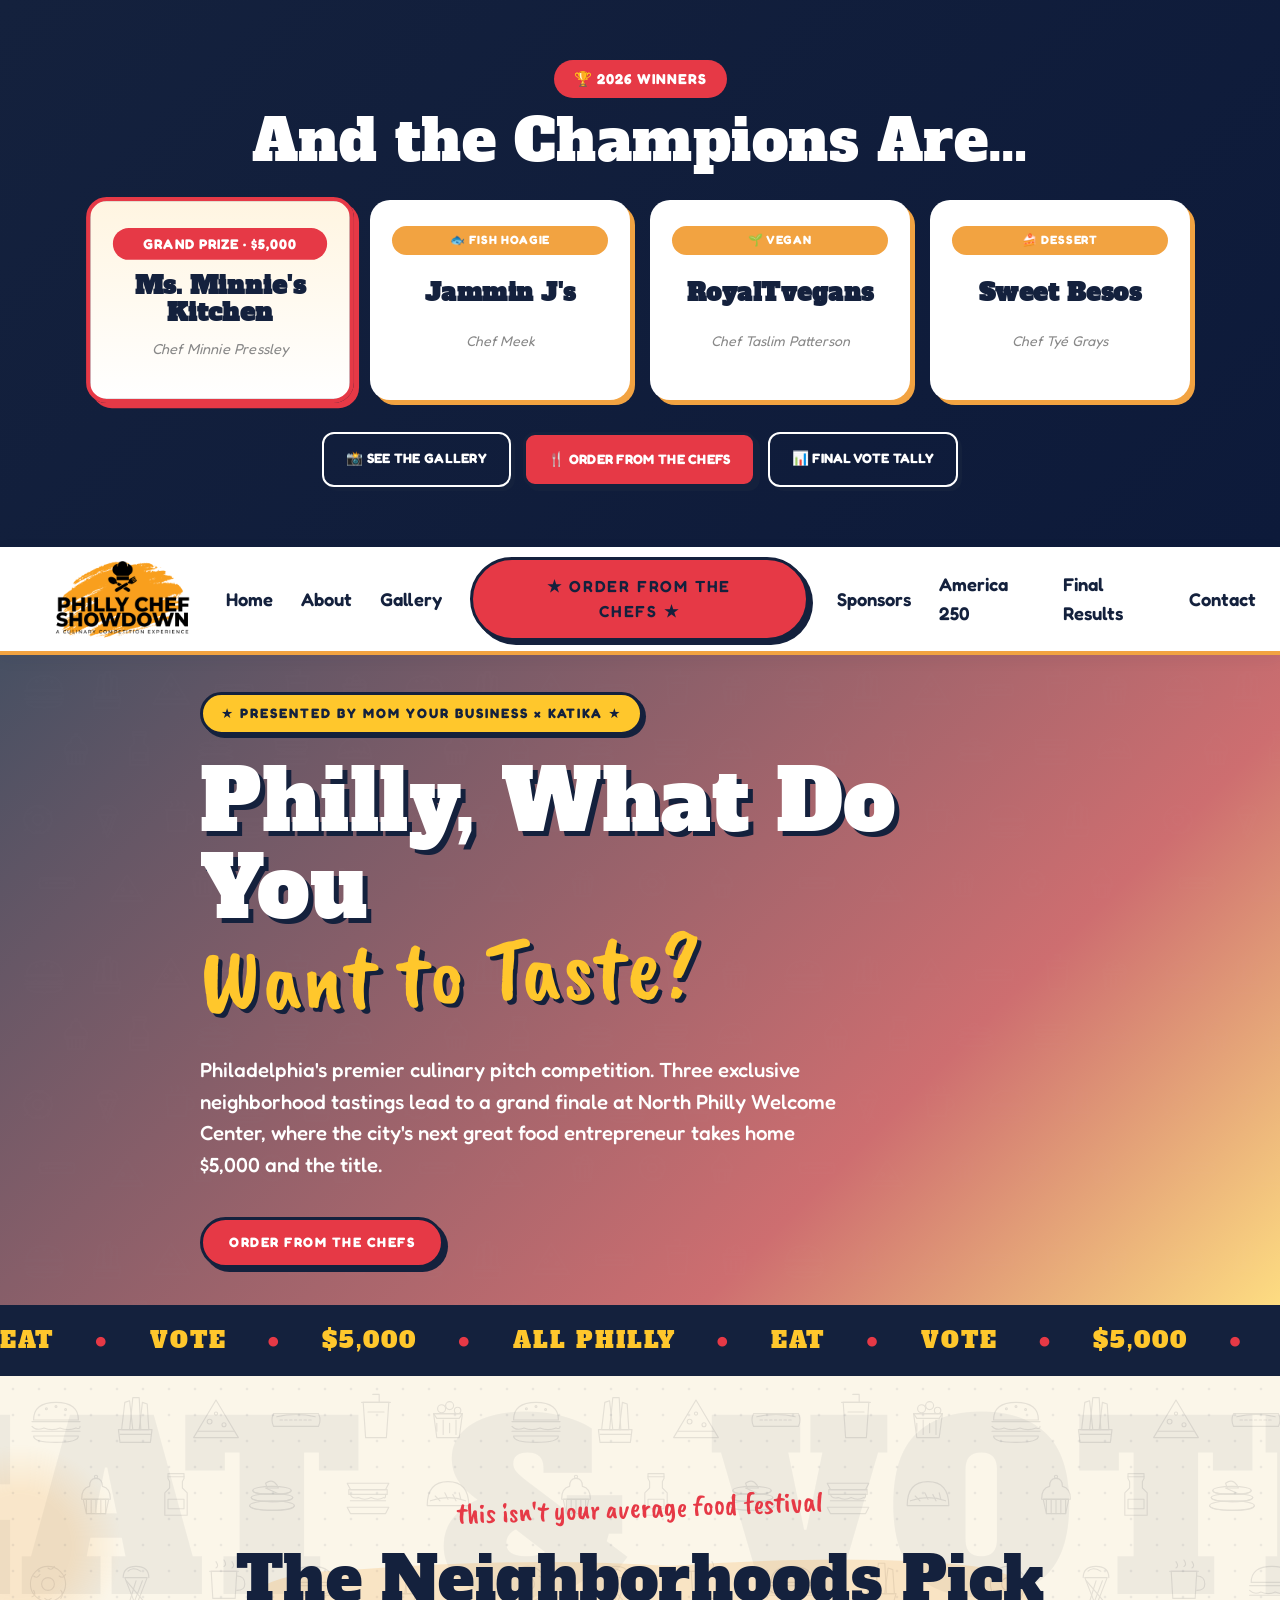
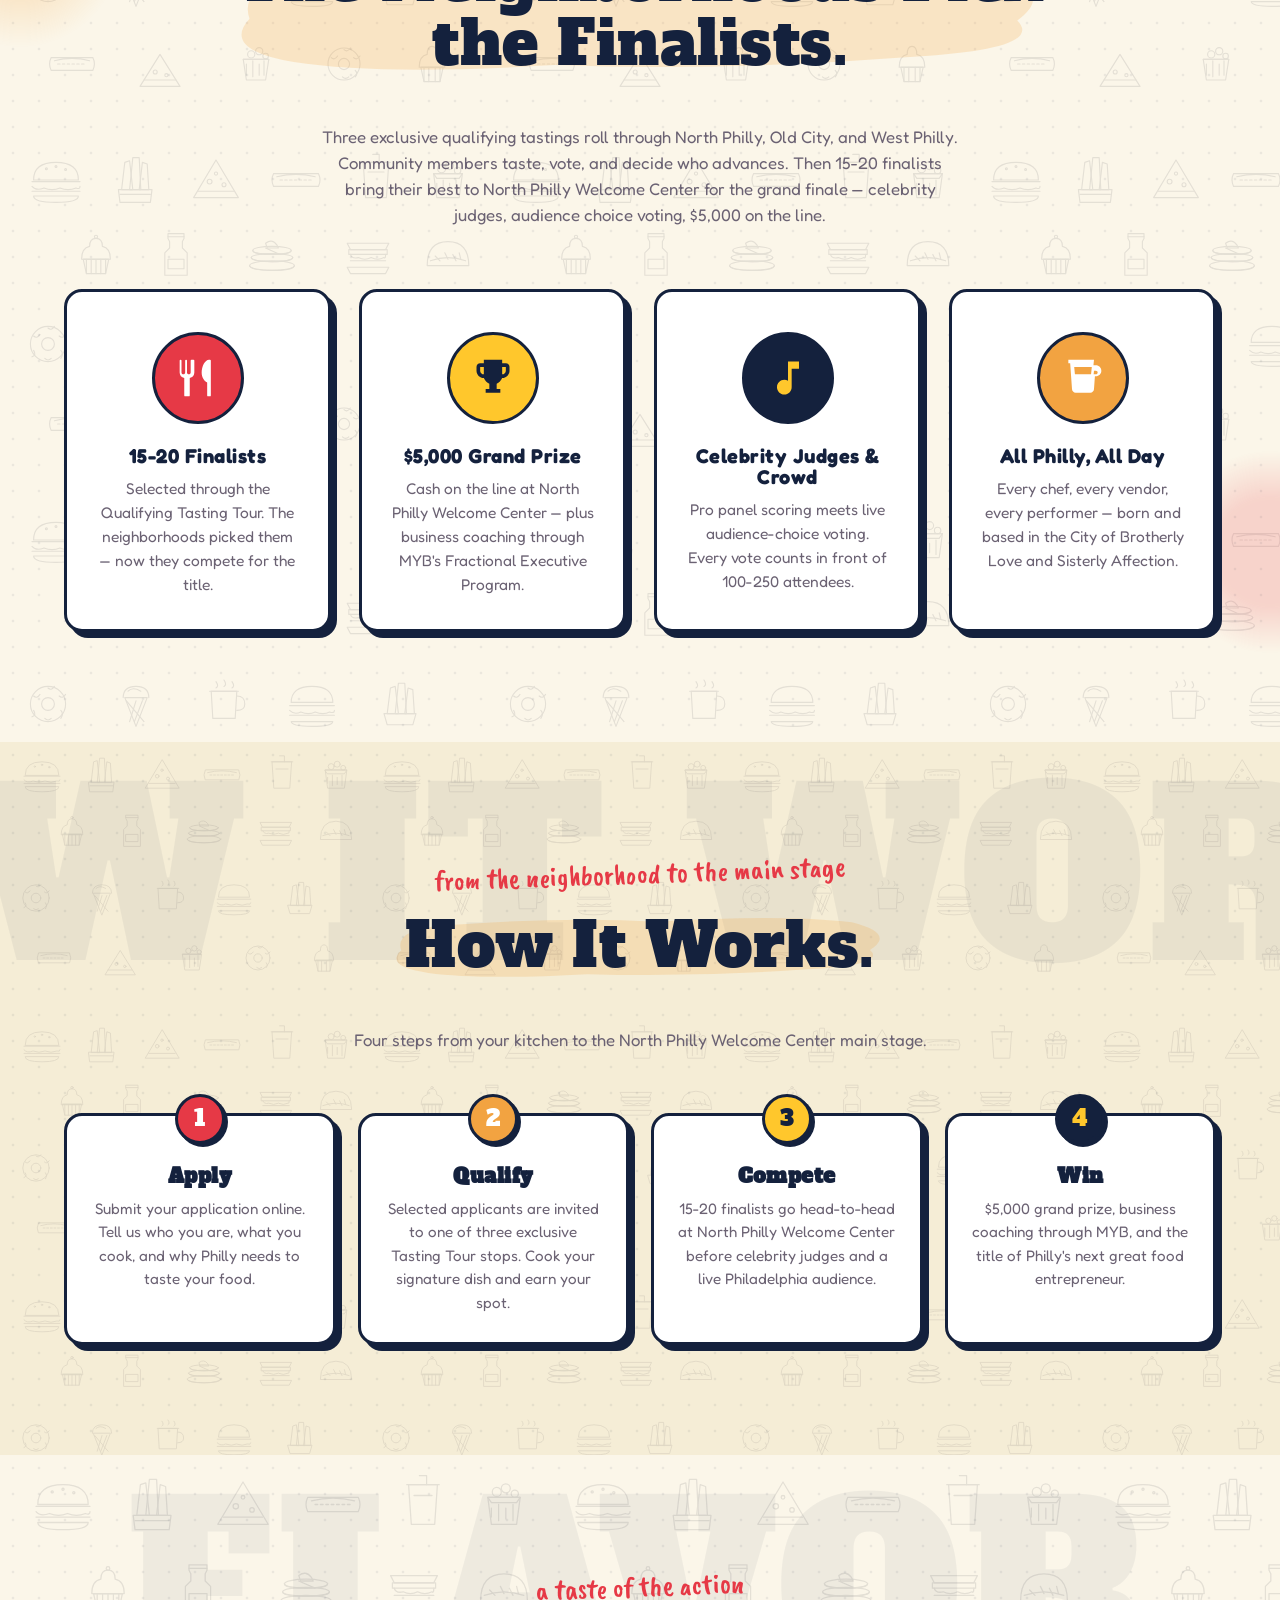
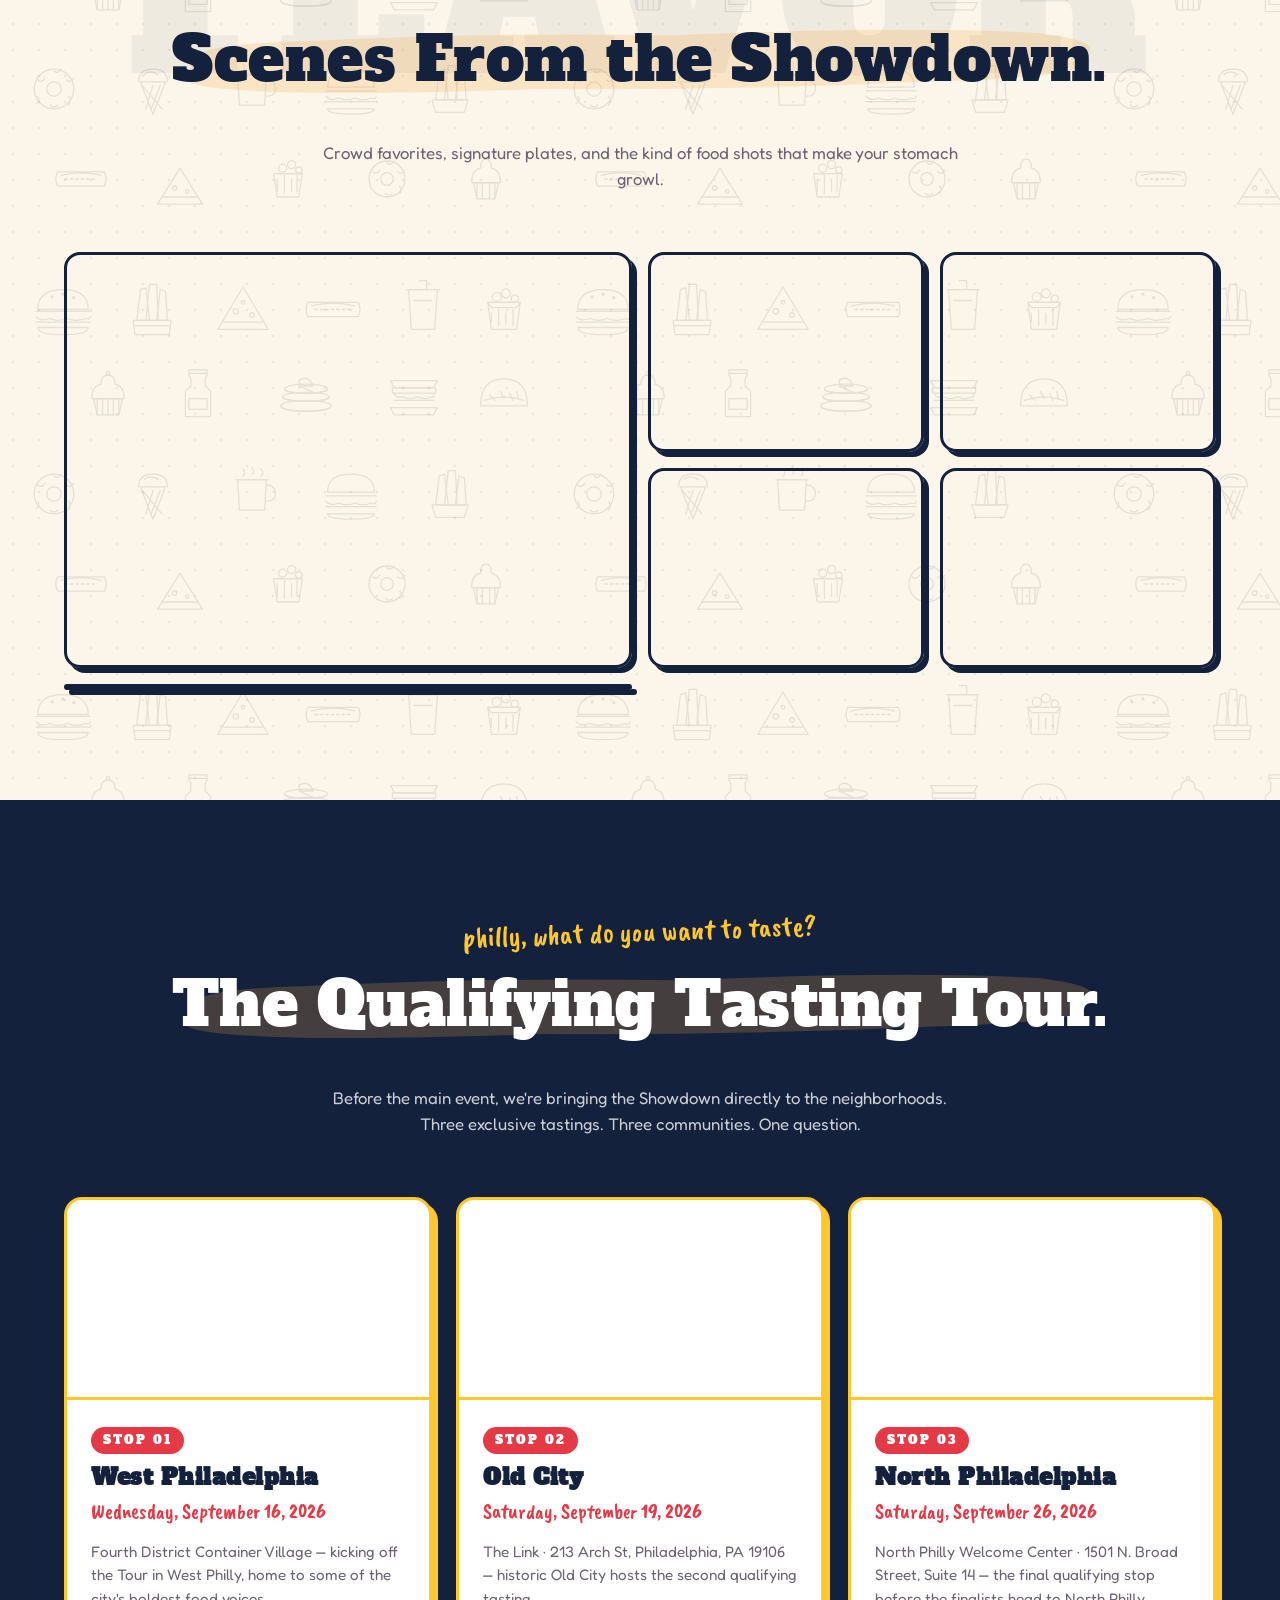
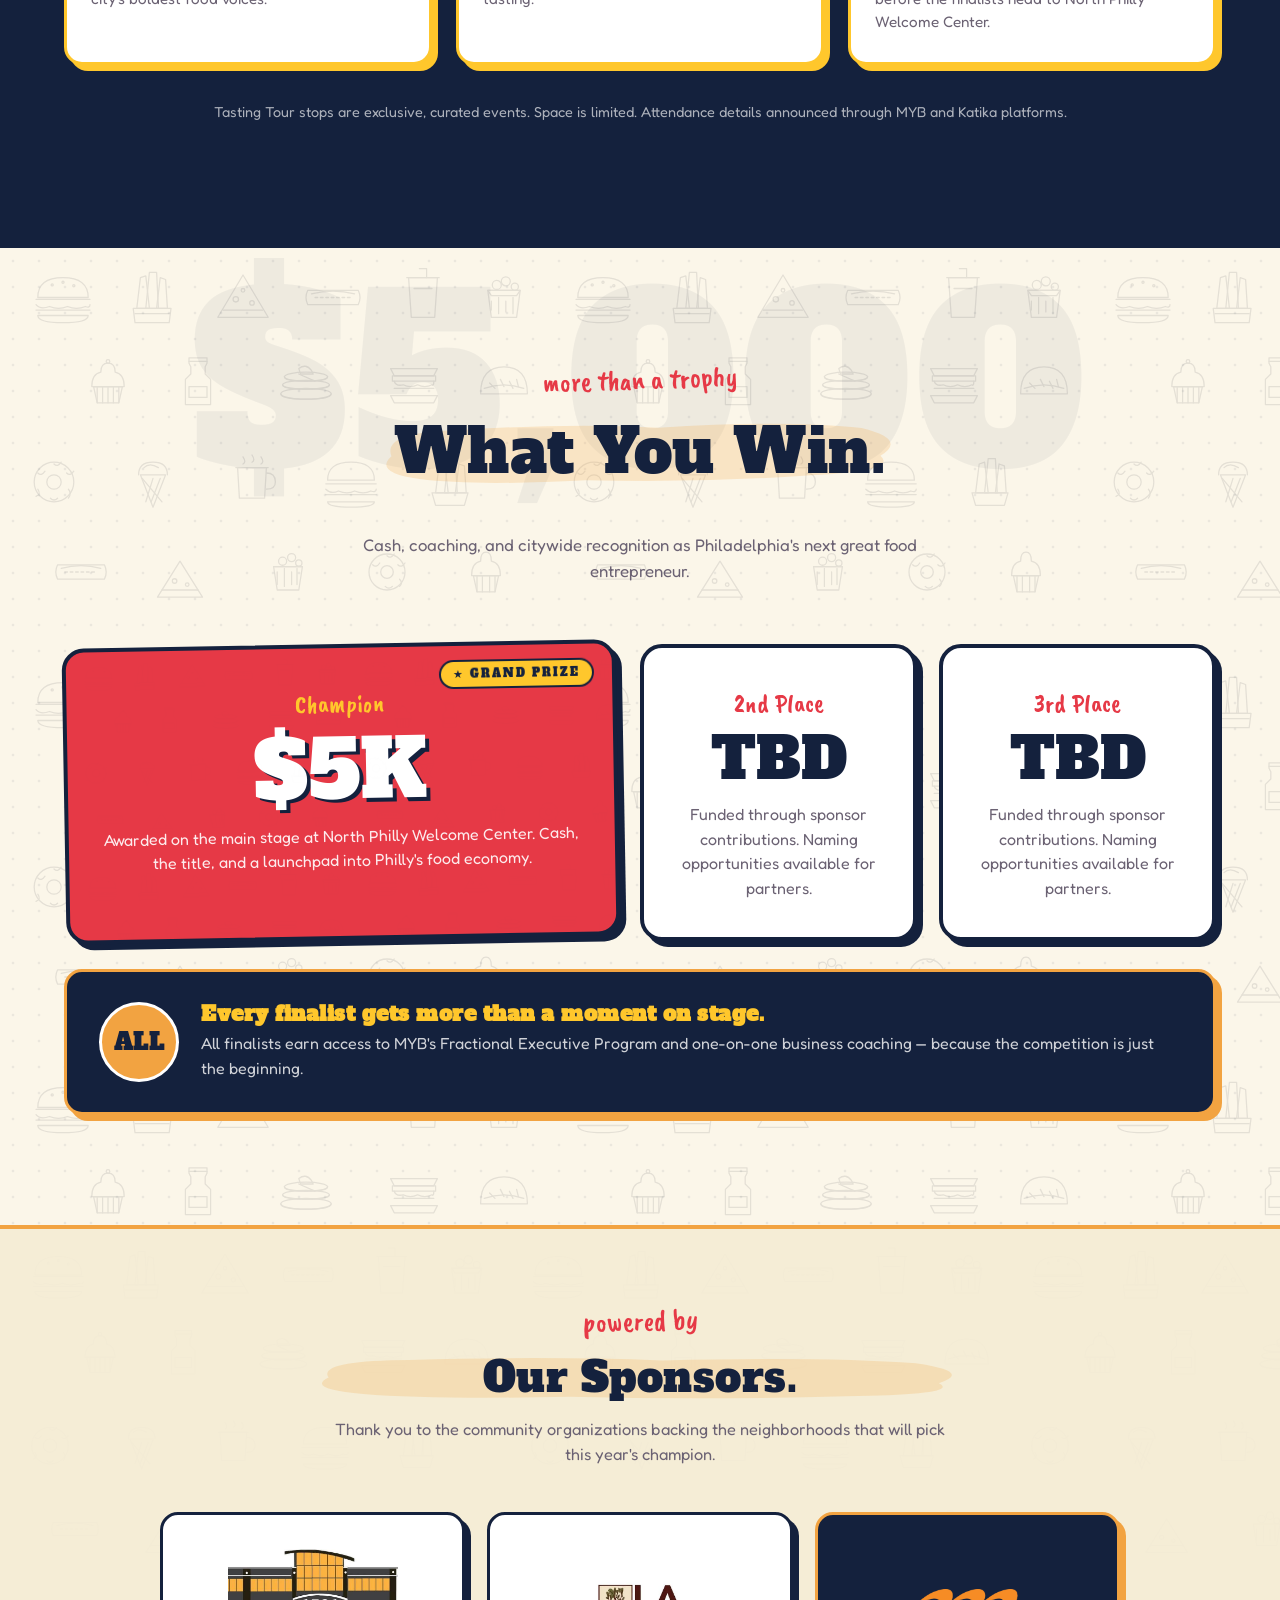
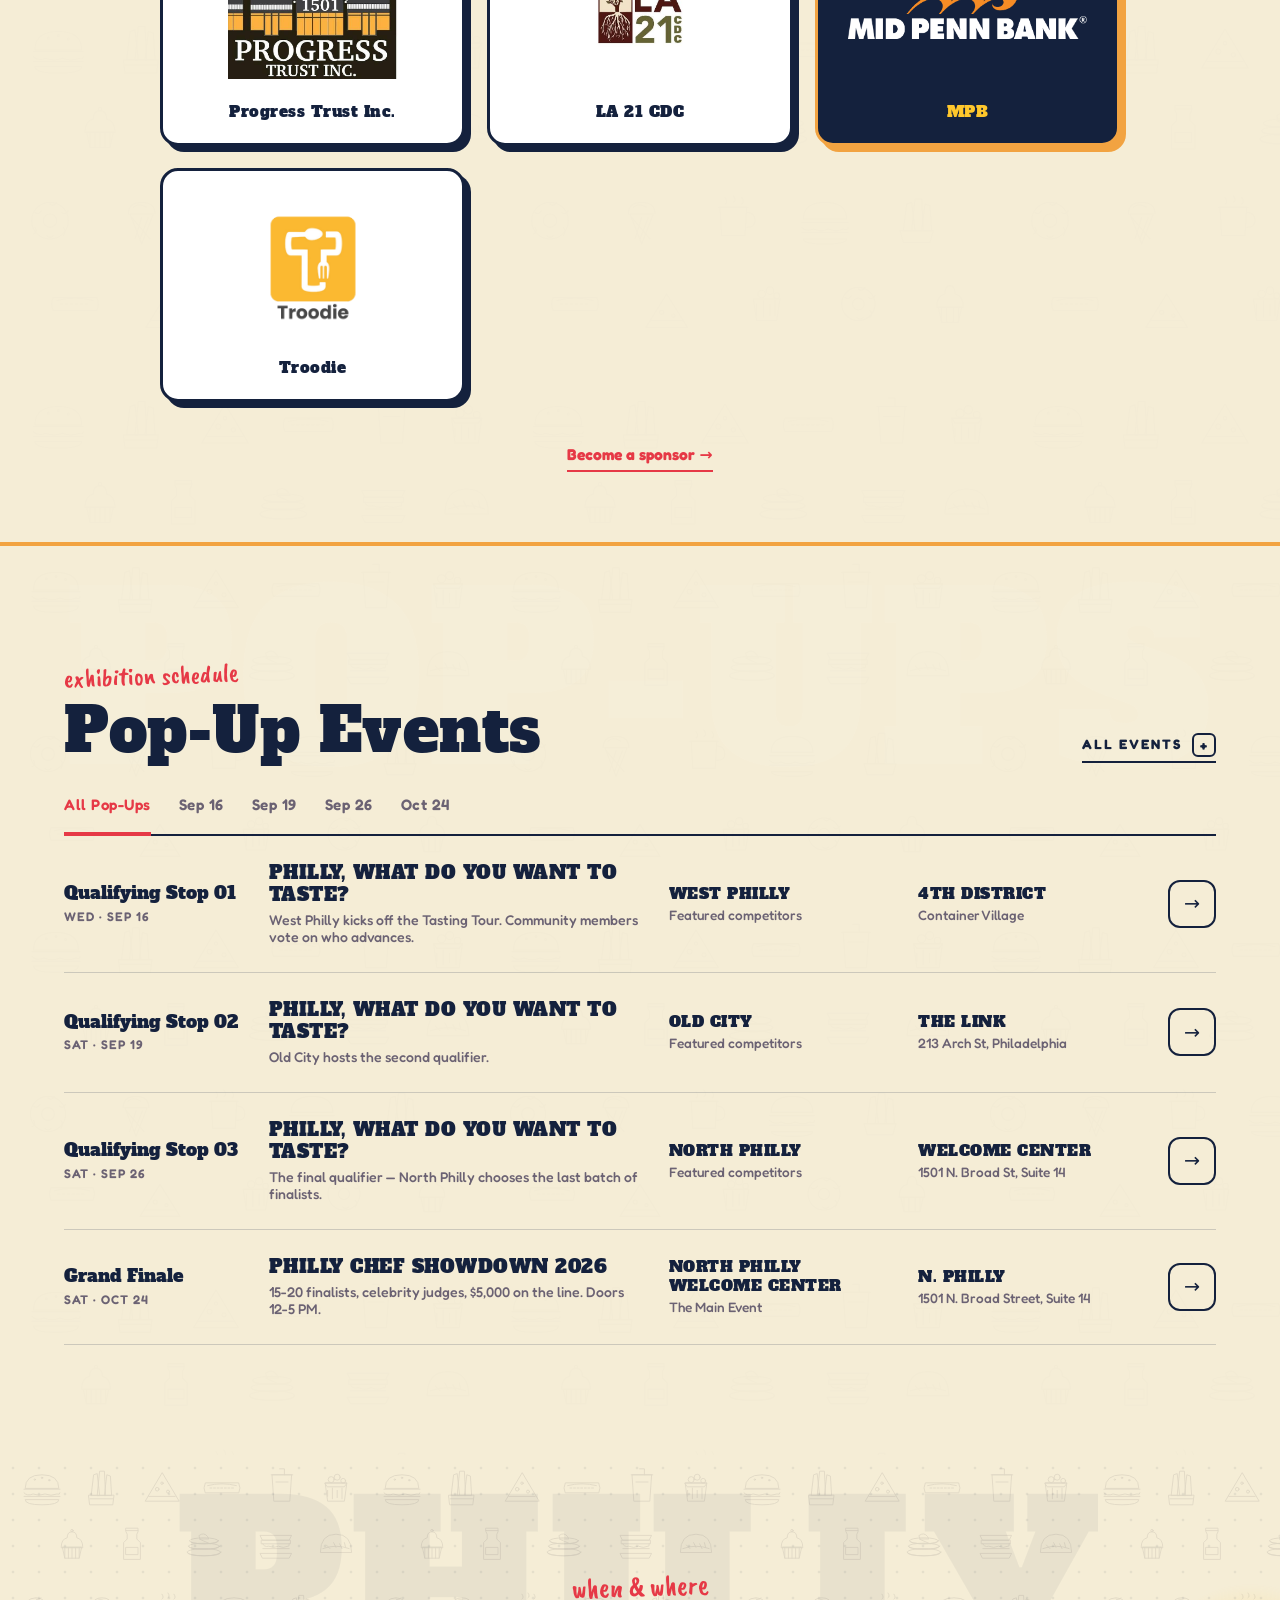
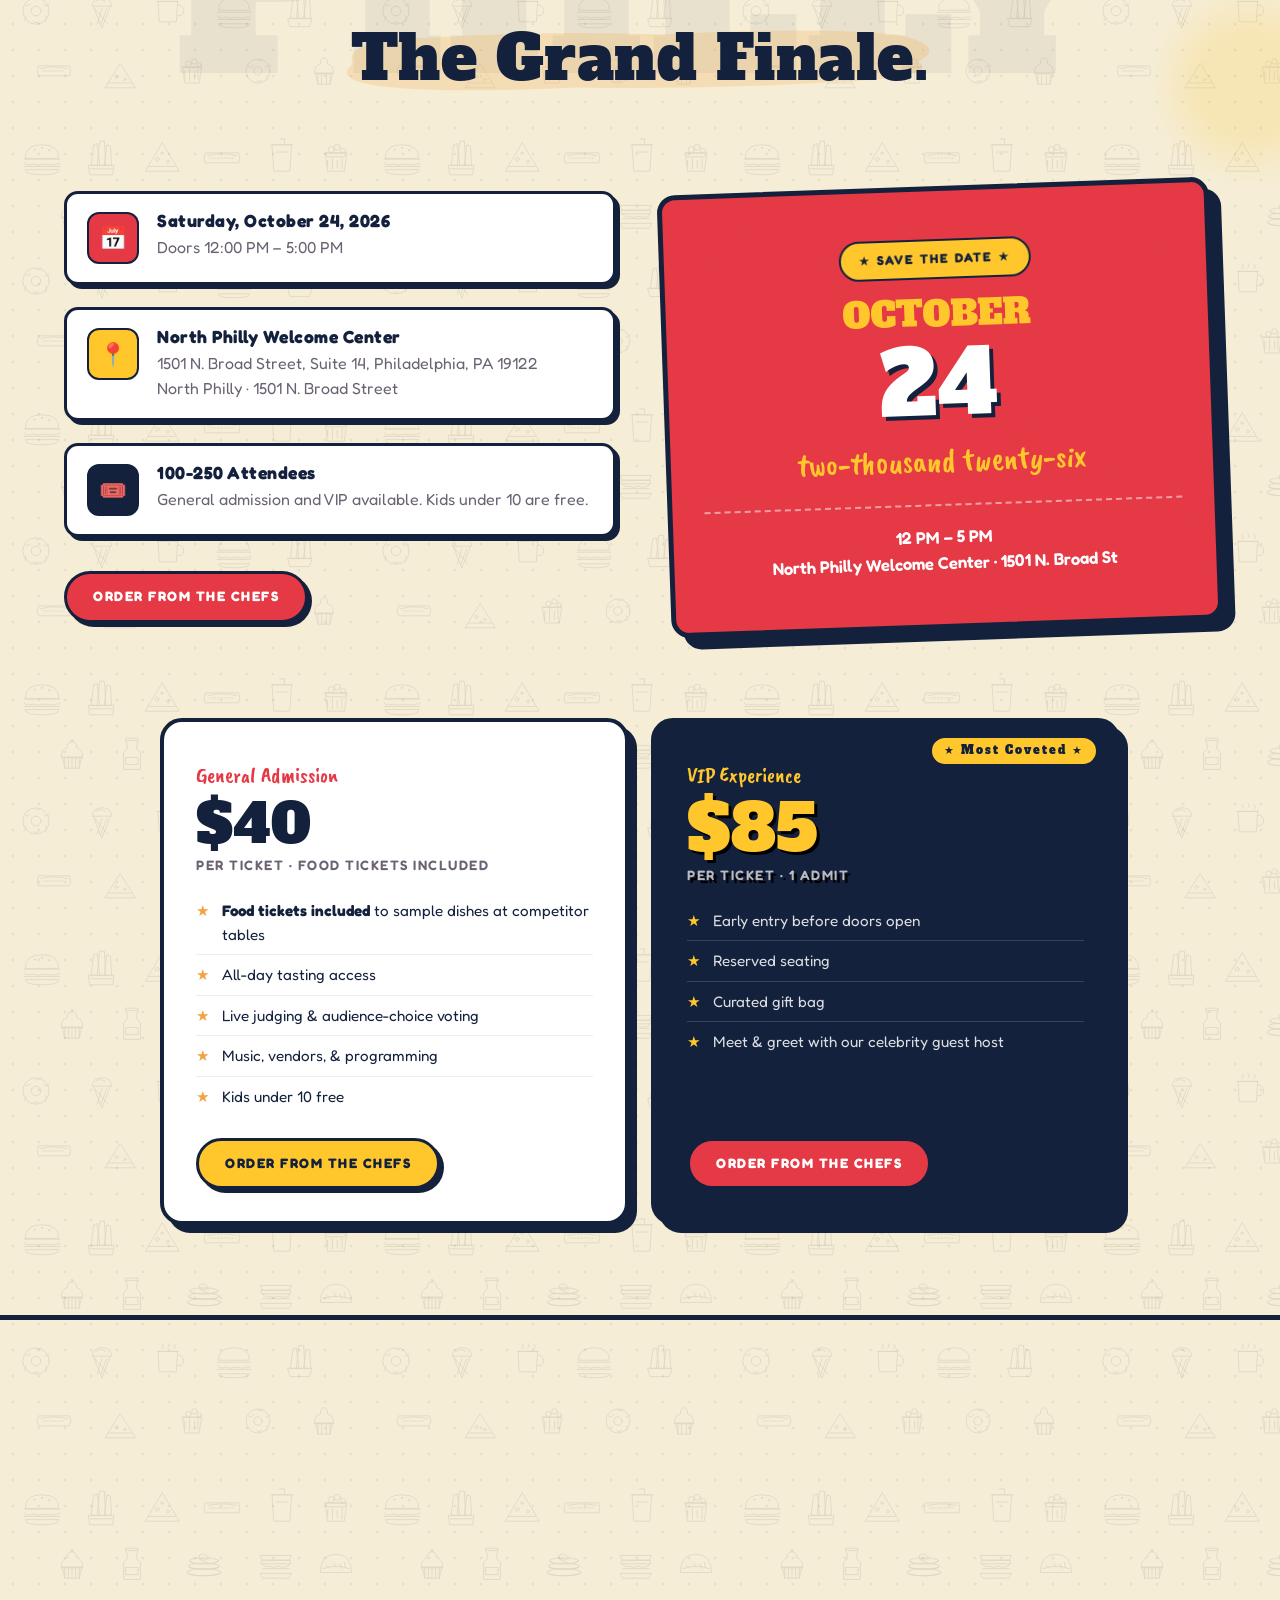
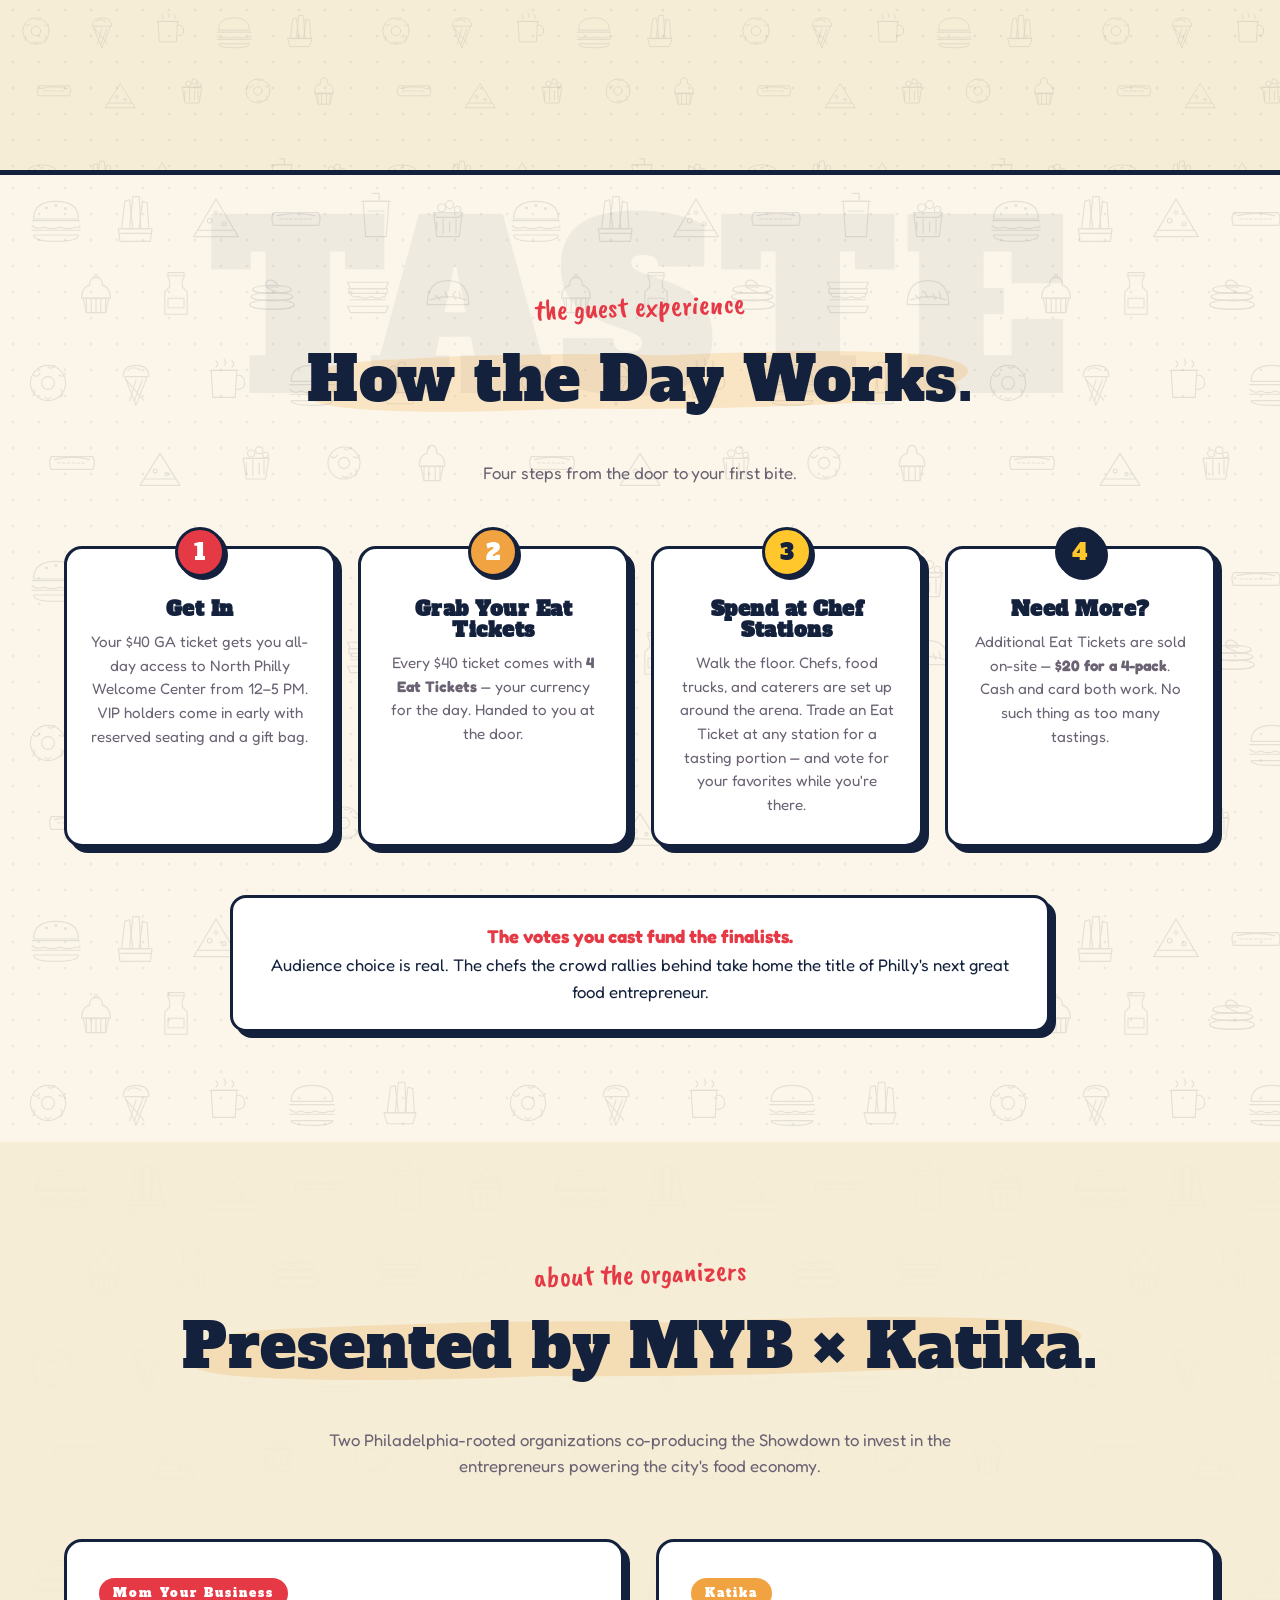
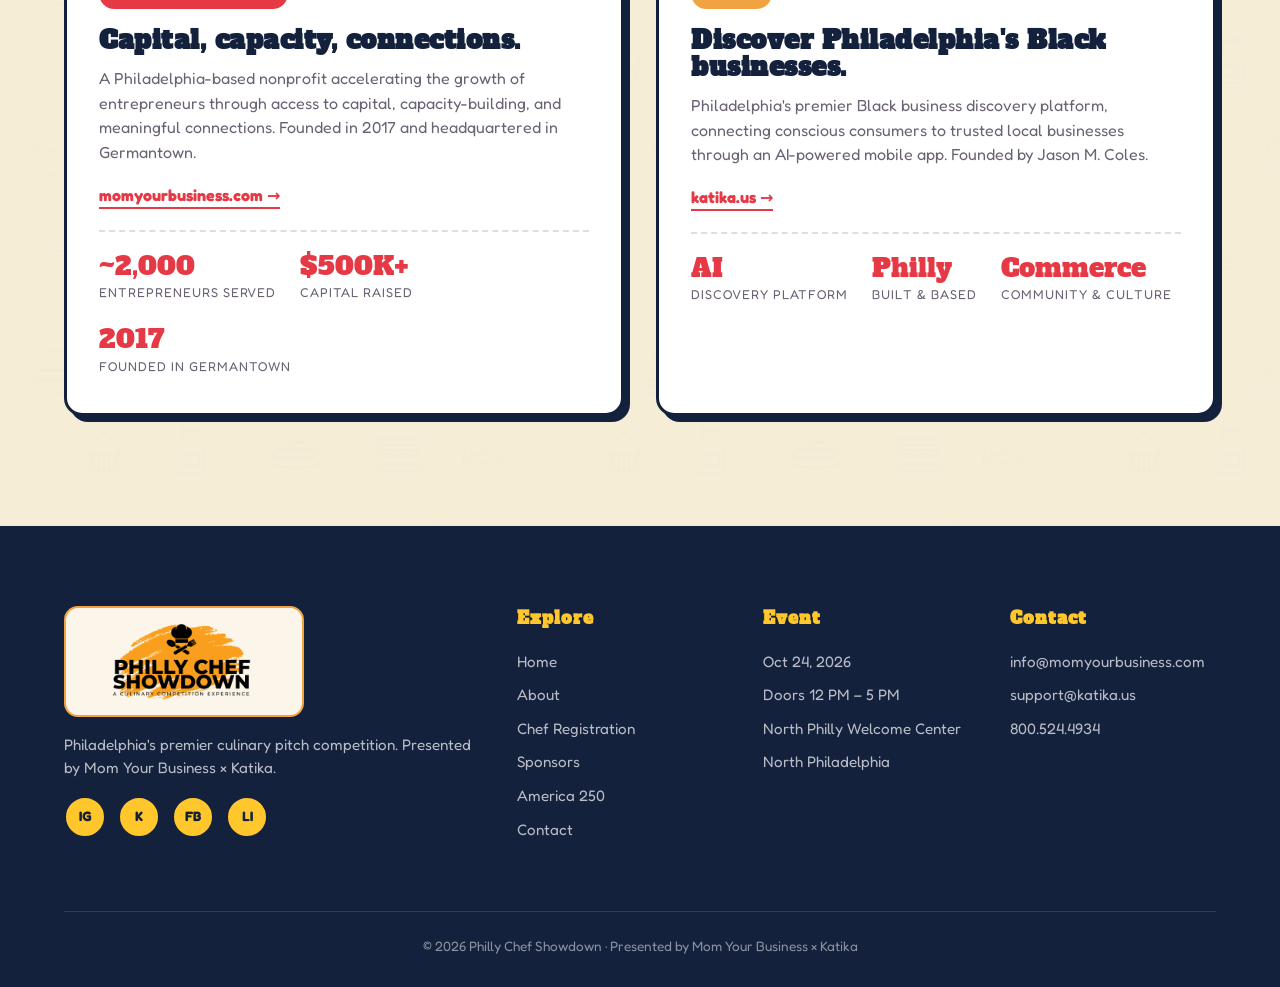
<file: index.html>
<!DOCTYPE html>
<html lang="en">
<head>
<meta charset="UTF-8" />
<meta name="viewport" content="width=device-width, initial-scale=1.0" />
<title>Philly Chef Showdown — Philly, What Do You Want to Taste?</title>
<meta name="description" content="Philadelphia's premier culinary pitch competition. Three neighborhood qualifying tastings lead to a grand finale at North Philly Welcome Center on October 24, 2026. Presented by Mom Your Business × Katika." />
<link rel="preconnect" href="https://fonts.googleapis.com" />
<link rel="preconnect" href="https://fonts.gstatic.com" crossorigin />
<link href="https://fonts.googleapis.com/css2?family=Alfa+Slab+One&family=Caveat+Brush&family=Fredoka:wght@400;500;600;700&family=Poppins:wght@400;500;600;700;800&display=swap" rel="stylesheet" />
<link rel="stylesheet" href="styles.css?v=3" />
<!-- Meta Pixel Code -->
<script>!function(f,b,e,v,n,t,s)
{if(f.fbq)return;n=f.fbq=function(){n.callMethod?
n.callMethod.apply(n,arguments):n.queue.push(arguments)};
if(!f._fbq)f._fbq=n;n.push=n;n.loaded=!0;n.version='2.0';
n.queue=[];t=b.createElement(e);t.async=!0;
t.src=v;s=b.getElementsByTagName(e)[0];
s.parentNode.insertBefore(t,s)}(window, document,'script',
'https://connect.facebook.net/en_US/fbevents.js');
fbq('init', '2171466109974802');
fbq('track', 'PageView');
</script>
<noscript><img height="1" width="1" style="display:none"
src="https://www.facebook.com/tr?id=2171466109974802&ev=PageView&noscript=1"
/></noscript>
<!-- PCS Conversion Tracking -->
<script>
(function(){
  // Fire InitiateCheckout when a user clicks any Zeffy ticket link
  document.addEventListener('click', function(e) {
    var link = e.target && e.target.closest ? e.target.closest('a[href*="zeffy.com"]') : null;
    if (link && typeof fbq === 'function') {
      fbq('track', 'InitiateCheckout', {
        content_name: 'Philly Chef Showdown Tickets',
        content_category: 'Event Ticket',
        currency: 'USD'
      });
    }
  }, true);
})();
</script>
<!-- End PCS Conversion Tracking -->
<!-- End Meta Pixel Code -->
<style>
  /* Winners banner */
  .winners-banner{background:linear-gradient(135deg,var(--navy),#0d1a3a);color:#fff;padding:60px 20px;}
  .winners-banner .kicker-pill{display:inline-block;background:var(--red);color:#fff;padding:8px 20px;border-radius:30px;font-weight:800;letter-spacing:1px;font-size:.9rem;margin-bottom:14px;}
  .winners-banner h2{font-family:'Alfa Slab One',sans-serif;font-size:clamp(2.2rem,5vw,3.6rem);color:#fff;margin:0 0 30px;line-height:1;text-align:center;}
  .winners-grid{display:grid;grid-template-columns:repeat(auto-fit,minmax(240px,1fr));gap:20px;max-width:1100px;margin:0 auto 32px;align-items:stretch;}
  .winner-card{background:#fff;color:var(--navy);border-radius:20px;padding:26px 22px;text-align:center;box-shadow:5px 5px 0 var(--orange);position:relative;display:flex;flex-direction:column;justify-content:flex-start;min-height:200px;}
  .winner-card h3{min-height:3.2rem;display:flex;align-items:center;justify-content:center;}
  .winner-card .chef{margin-top:auto;}
  .winner-card.grand{background:linear-gradient(180deg,#fff5e1,#fff);border:4px solid var(--red);box-shadow:5px 5px 0 var(--red);transform:scale(1.03);}
  .winner-card .prize-chip{display:inline-block;background:var(--orange);color:#fff;padding:5px 14px;border-radius:30px;font-weight:800;font-size:.75rem;letter-spacing:.8px;margin-bottom:12px;}
  .winner-card.grand .prize-chip{background:var(--red);font-size:.85rem;}
  .winner-card h3{font-family:'Alfa Slab One',sans-serif;font-size:1.5rem;margin:0 0 4px;line-height:1.05;}
  .winner-card p{margin:0 0 2px;color:#444;font-size:.95rem;}
  .winner-card .chef{color:#888;font-style:italic;margin-top:8px;font-size:.88rem;}
  .winners-ctas{display:flex;flex-wrap:wrap;justify-content:center;gap:12px;max-width:900px;margin:0 auto;}
  .winners-ctas .cta{padding:14px 22px;border-radius:12px;font-weight:700;text-decoration:none;color:#fff;background:var(--orange);letter-spacing:.3px;}
  .winners-ctas .cta-secondary{background:transparent;border:2px solid #fff;}
</style>
</head>
<body>

<!-- ====== WINNERS BANNER ====== -->
<section class="winners-banner">
  <div class="container" style="text-align:center;">
    <span class="kicker-pill">🏆 2026 WINNERS</span>
    <h2>And the Champions Are…</h2>
    <div class="winners-grid">
      <div class="winner-card grand">
        <span class="prize-chip">GRAND PRIZE · $5,000</span>
        <h3>Ms. Minnie's Kitchen</h3>
        <p class="chef">Chef Minnie Pressley</p>
      </div>
      <div class="winner-card">
        <span class="prize-chip">🐟 FISH HOAGIE</span>
        <h3>Jammin J's</h3>
        <p class="chef">Chef Meek</p>
      </div>
      <div class="winner-card">
        <span class="prize-chip">🌱 VEGAN</span>
        <h3>RoyalTvegans</h3>
        <p class="chef">Chef Taslim Patterson</p>
      </div>
      <div class="winner-card">
        <span class="prize-chip">🍰 DESSERT</span>
        <h3>Sweet Besos</h3>
        <p class="chef">Chef Tyé Grays</p>
      </div>
    </div>
    <div class="winners-ctas">
      <a href="/gallery" class="cta cta-secondary">📸 See the Gallery</a>
      <a href="/order" class="cta" style="background:var(--red);">🍴 Order from the Chefs</a>
      <a href="/results" class="cta cta-secondary">📊 Final Vote Tally</a>
    </div>
  </div>
</section>

<!-- ====== NAV ====== -->
<nav class="nav">
  <div class="nav-inner">
    <a href="index.html" class="logo" aria-label="Philly Chef Showdown home">
      <img src="logo.png" alt="Philly Chef Showdown" onerror="this.style.display='none';this.nextElementSibling.style.display='flex';" />
      <span class="logo-fallback" style="display:none;">
        <span>PHILLY CHEF SHOWDOWN</span>
        <span class="sm">★ CULINARY COMPETITION ★</span>
      </span>
    </a>
    <button class="menu-toggle" id="menuBtn" aria-label="Toggle menu" aria-expanded="false">☰</button>
    <ul class="nav-links" id="navLinks">
      <li><a href="index.html">Home</a></li>
      <li><a href="about.html">About</a></li>
      <li><a href="/gallery">Gallery</a></li>
      <li><a href="/order" class="cta" style="background:var(--red);text-align:center;display:inline-block;">★ ORDER FROM THE CHEFS ★</a></li>
      <li><a href="sponsors.html">Sponsors</a></li>
      <li><a href="america250.html">America 250</a></li>
      <li><a href="/results">Final Results</a></li>
      <li><a href="contact.html">Contact</a></li>
    </ul>
  </div>
</nav>

<!-- ====== HERO ====== -->
<header class="hero" id="home">
  <div class="container hero-content">
    <span class="eyebrow">★ Presented by Mom Your Business × Katika ★</span>
    <h1>Philly, What Do You
      <span class="accent">Want to Taste?</span>
    </h1>
    <p class="lede">Philadelphia's premier culinary pitch competition. Three exclusive neighborhood tastings lead to a grand finale at North Philly Welcome Center, where the city's next great food entrepreneur takes home $5,000 and the title.</p>
    <div class="hero-ctas">
      <a href="/order" class="cta">Order from the Chefs</a>
    </div>
  </div>
</header>

<!-- ====== MARQUEE STRIPE ====== -->
<div class="stripe" aria-hidden="true">
  <div class="stripe-track">
    <span>EAT <span class="dot">●</span> VOTE <span class="dot">●</span> $5,000 <span class="dot">●</span> ALL PHILLY <span class="dot">●</span> EAT <span class="dot">●</span> VOTE <span class="dot">●</span> $5,000 <span class="dot">●</span> ALL PHILLY <span class="dot">●</span> EAT <span class="dot">●</span> VOTE <span class="dot">●</span> $5,000 <span class="dot">●</span> ALL PHILLY <span class="dot">●</span></span>
    <span>EAT <span class="dot">●</span> VOTE <span class="dot">●</span> $5,000 <span class="dot">●</span> ALL PHILLY <span class="dot">●</span> EAT <span class="dot">●</span> VOTE <span class="dot">●</span> $5,000 <span class="dot">●</span> ALL PHILLY <span class="dot">●</span> EAT <span class="dot">●</span> VOTE <span class="dot">●</span> $5,000 <span class="dot">●</span> ALL PHILLY <span class="dot">●</span></span>
  </div>
</div>

<!-- ====== ABOUT INTRO / WHAT TO EXPECT ====== -->
<section class="food-bg dots-overlay" id="about">
  <span class="watermark" aria-hidden="true">EAT &amp; VOTE</span>
  <div class="splat" style="top:60px;left:-90px;"></div>
  <div class="splat" style="bottom:80px;right:-100px;background:radial-gradient(circle at 50% 50%, var(--red) 0, var(--red) 35%, transparent 65%);"></div>
  <div class="container">
    <div class="section-head">
      <span class="kicker">this isn't your average food festival</span>
      <h2>The Neighborhoods Pick<br>the Finalists.</h2>
      <p>Three exclusive qualifying tastings roll through North Philly, Old City, and West Philly. Community members taste, vote, and decide who advances. Then 15-20 finalists bring their best to North Philly Welcome Center for the grand finale — celebrity judges, audience choice voting, $5,000 on the line.</p>
    </div>
    <div class="expect-grid">
      <div class="expect-card">
        <div class="icon" aria-hidden="true">
          <svg viewBox="0 0 24 24"><path d="M8.5 2c-.3 0-.5.2-.5.5V9c0 .6-.4 1-1 1s-1-.4-1-1V2.5c0-.3-.2-.5-.5-.5s-.5.2-.5.5V9c0 .6-.4 1-1 1s-1-.4-1-1V2.5c0-.3-.2-.5-.5-.5S2 2.2 2 2.5V9c0 1.5 1 2.8 2.5 3v9.5c0 .3.2.5.5.5h2c.3 0 .5-.2.5-.5V12c1.5-.2 2.5-1.5 2.5-3V2.5c0-.3-.2-.5-.5-.5zM18 2c-2.2 0-4 3.6-4 7 0 2.5 1.2 4.6 3 5.4V21.5c0 .3.2.5.5.5h1c.3 0 .5-.2.5-.5V2.5c0-.3-.2-.5-.5-.5z"/></svg>
        </div>
        <h3>15-20 Finalists</h3>
        <p>Selected through the Qualifying Tasting Tour. The neighborhoods picked them — now they compete for the title.</p>
      </div>
      <div class="expect-card">
        <div class="icon" aria-hidden="true">
          <svg viewBox="0 0 24 24"><path d="M19 4h-2V2H7v2H5C3.9 4 3 4.9 3 6v2c0 2.2 1.8 4 4 4 .6 1.4 1.7 2.5 3 3.1V18H8v2h8v-2h-2v-2.9c1.3-.6 2.4-1.7 3-3.1 2.2 0 4-1.8 4-4V6c0-1.1-.9-2-2-2zM5 8V6h2v4c-1.1 0-2-.9-2-2zm14 0c0 1.1-.9 2-2 2V6h2v2z"/></svg>
        </div>
        <h3>$5,000 Grand Prize</h3>
        <p>Cash on the line at North Philly Welcome Center — plus business coaching through MYB's Fractional Executive Program.</p>
      </div>
      <div class="expect-card">
        <div class="icon" aria-hidden="true">
          <svg viewBox="0 0 24 24"><path d="M12 3v10.55c-.59-.34-1.27-.55-2-.55-2.21 0-4 1.79-4 4s1.79 4 4 4 4-1.79 4-4V7h4V3h-6z"/></svg>
        </div>
        <h3>Celebrity Judges &amp; Crowd</h3>
        <p>Pro panel scoring meets live audience-choice voting. Every vote counts in front of 100-250 attendees.</p>
      </div>
      <div class="expect-card">
        <div class="icon" aria-hidden="true">
          <svg viewBox="0 0 24 24"><path d="M4 2v2h1l1 14c0 1.1.9 2 2 2h8c1.1 0 2-.9 2-2l.5-7H19c1.7 0 3-1.3 3-3s-1.3-3-3-3h-1.3L18 2H4zm14 6h1c.6 0 1 .4 1 1s-.4 1-1 1h-1.2l.2-2zM7.2 6h9.6l-.4 4H7.6l-.4-4z"/></svg>
        </div>
        <h3>All Philly, All Day</h3>
        <p>Every chef, every vendor, every performer — born and based in the City of Brotherly Love and Sisterly Affection.</p>
      </div>
    </div>
  </div>
</section>

<!-- ====== HOW IT WORKS ====== -->
<section class="how-works food-bg-dense dots-overlay" id="how">
  <span class="watermark" aria-hidden="true">HOW IT WORKS</span>
  <div class="container">
    <div class="section-head">
      <span class="kicker">from the neighborhood to the main stage</span>
      <h2>How It Works.</h2>
      <p>Four steps from your kitchen to the North Philly Welcome Center main stage.</p>
    </div>
    <div class="steps-grid">
      <div class="step-card">
        <div class="num">1</div>
        <h3>Apply</h3>
        <p>Submit your application online. Tell us who you are, what you cook, and why Philly needs to taste your food.</p>
      </div>
      <div class="step-card">
        <div class="num">2</div>
        <h3>Qualify</h3>
        <p>Selected applicants are invited to one of three exclusive Tasting Tour stops. Cook your signature dish and earn your spot.</p>
      </div>
      <div class="step-card">
        <div class="num">3</div>
        <h3>Compete</h3>
        <p>15-20 finalists go head-to-head at North Philly Welcome Center before celebrity judges and a live Philadelphia audience.</p>
      </div>
      <div class="step-card">
        <div class="num">4</div>
        <h3>Win</h3>
        <p>$5,000 grand prize, business coaching through MYB, and the title of Philly's next great food entrepreneur.</p>
      </div>
    </div>
  </div>
</section>

<!-- ====== GALLERY ====== -->
<section class="gallery dots-overlay">
  <span class="watermark" aria-hidden="true">FLAVOR</span>
  <div class="container">
    <div class="section-head">
      <span class="kicker">a taste of the action</span>
      <h2>Scenes From the Showdown.</h2>
      <p>Crowd favorites, signature plates, and the kind of food shots that make your stomach growl.</p>
    </div>
    <div class="gallery-grid">
      <a class="g g-1" href="#" aria-label="Smashburger" style="background-image:url('https://images.unsplash.com/photo-1568901346375-23c9450c58cd?auto=format&fit=crop&w=900&q=80')"></a>
      <a class="g g-2" href="#" aria-label="Tacos" style="background-image:url('https://images.unsplash.com/photo-1565299585323-38d6b0865b47?auto=format&fit=crop&w=900&q=80')"></a>
      <a class="g g-3" href="#" aria-label="Wings" style="background-image:url('https://images.unsplash.com/photo-1608039755401-742074f0548d?auto=format&fit=crop&w=900&q=80')"></a>
      <a class="g g-4" href="#" aria-label="Wood-fired pizza" style="background-image:url('https://images.unsplash.com/photo-1574071318508-1cdbab80d002?auto=format&fit=crop&w=900&q=80')"></a>
      <a class="g g-5" href="#" aria-label="Chocolate chip cookies" style="background-image:url('https://images.unsplash.com/photo-1499636136210-6f4ee915583e?auto=format&fit=crop&w=900&q=80')"></a>
      <a class="g g-6" href="#" aria-label="Cocktail" style="background-image:url('https://images.unsplash.com/photo-1551024709-8f23befc6f87?auto=format&fit=crop&w=900&q=80')"></a>
    </div>
  </div>
</section>

<!-- ====== QUALIFYING TASTING TOUR ====== -->
<section class="tour">
  <span class="watermark" aria-hidden="true">THE TOUR</span>
  <div class="container">
    <div class="section-head">
      <span class="kicker">philly, what do you want to taste?</span>
      <h2>The Qualifying Tasting Tour.</h2>
      <p>Before the main event, we're bringing the Showdown directly to the neighborhoods. Three exclusive tastings. Three communities. One question.</p>
    </div>
    <div class="tour-grid">
      <div class="tour-stop">
        <div class="tour-img" style="background-image:url('https://images.unsplash.com/photo-1546069901-ba9599a7e63c?auto=format&fit=crop&w=900&q=80')"></div>
        <div class="tour-body">
          <span class="stop-num">Stop 01</span>
          <h3>West Philadelphia</h3>
          <span class="stop-date">Wednesday, September 16, 2026</span>
          <p>Fourth District Container Village — kicking off the Tour in West Philly, home to some of the city's boldest food voices.</p>
        </div>
      </div>
      <div class="tour-stop">
        <div class="tour-img" style="background-image:url('https://images.unsplash.com/photo-1555939594-58d7cb561ad1?auto=format&fit=crop&w=900&q=80')"></div>
        <div class="tour-body">
          <span class="stop-num">Stop 02</span>
          <h3>Old City</h3>
          <span class="stop-date">Saturday, September 19, 2026</span>
          <p>The Link · 213 Arch St, Philadelphia, PA 19106 — historic Old City hosts the second qualifying tasting.</p>
        </div>
      </div>
      <div class="tour-stop">
        <div class="tour-img" style="background-image:url('https://images.unsplash.com/photo-1504674900247-0877df9cc836?auto=format&fit=crop&w=900&q=80')"></div>
        <div class="tour-body">
          <span class="stop-num">Stop 03</span>
          <h3>North Philadelphia</h3>
          <span class="stop-date">Saturday, September 26, 2026</span>
          <p>North Philly Welcome Center · 1501 N. Broad Street, Suite 14 — the final qualifying stop before the finalists head to North Philly Welcome Center.</p>
        </div>
      </div>
    </div>
    <p style="text-align:center;margin-top:36px;color:rgba(255,255,255,0.65);font-size:0.9rem;position:relative;z-index:3;">Tasting Tour stops are exclusive, curated events. Space is limited. Attendance details announced through MYB and Katika platforms.</p>
  </div>
</section>

<!-- ====== PRIZES ====== -->
<section class="prizes dots-overlay" id="prizes">
  <span class="watermark" aria-hidden="true">$5,000</span>
  <div class="container">
    <div class="section-head">
      <span class="kicker">more than a trophy</span>
      <h2>What You Win.</h2>
      <p>Cash, coaching, and citywide recognition as Philadelphia's next great food entrepreneur.</p>
    </div>
    <div class="prize-grid">
      <div class="prize-card grand">
        <span class="crown">★ GRAND PRIZE</span>
        <span class="place">Champion</span>
        <div class="amount">$5K</div>
        <p>Awarded on the main stage at North Philly Welcome Center. Cash, the title, and a launchpad into Philly's food economy.</p>
      </div>
      <div class="prize-card">
        <span class="place">2nd Place</span>
        <div class="amount">TBD</div>
        <p>Funded through sponsor contributions. Naming opportunities available for partners.</p>
      </div>
      <div class="prize-card">
        <span class="place">3rd Place</span>
        <div class="amount">TBD</div>
        <p>Funded through sponsor contributions. Naming opportunities available for partners.</p>
      </div>
    </div>
    <div class="finalists-callout">
      <div class="badge">ALL</div>
      <div>
        <h3>Every finalist gets more than a moment on stage.</h3>
        <p>All finalists earn access to MYB's Fractional Executive Program and one-on-one business coaching — because the competition is just the beginning.</p>
      </div>
    </div>
  </div>
</section>

<!-- ====== CURRENT SPONSORS ====== -->
<section class="sponsors-band" id="sponsors-band">
  <div class="container">
    <span class="kicker">powered by</span>
    <h2>Our Sponsors.</h2>
    <p class="subline">Thank you to the community organizations backing the neighborhoods that will pick this year's champion.</p>
    <div class="sponsor-logos">
      <div class="sponsor-card">
        <div class="logo-frame">
          <img src="progress-trust.jpg" alt="Progress Trust Inc." />
        </div>
        <p class="sponsor-name">Progress Trust Inc.</p>
      </div>
      <div class="sponsor-card">
        <div class="logo-frame">
          <img src="la21-cdc.png" alt="LA 21 CDC" />
        </div>
        <p class="sponsor-name">LA 21 CDC</p>
      </div>
      <div class="sponsor-card on-dark">
        <div class="logo-frame">
          <img src="mpb.png" alt="MPB" />
        </div>
        <p class="sponsor-name">MPB</p>
      </div>
      <div class="sponsor-card">
        <div class="logo-frame">
          <img src="troodie.png" alt="Troodie" />
        </div>
        <p class="sponsor-name">Troodie</p>
      </div>
    </div>
    <div class="sponsors-cta">
      <a href="sponsors.html">Become a sponsor →</a>
    </div>
  </div>
</section>

<!-- ====== EXHIBITION SCHEDULE (POP-UPS) ====== -->
<section class="schedule">
  <span class="watermark" aria-hidden="true">POP-UPS</span>
  <div class="container">
    <div class="schedule-header">
      <div class="head-left">
        <span class="kicker">exhibition schedule</span>
        <h2>Pop-Up Events</h2>
      </div>
      <a href="#" class="all-events">All Events <span class="arrow-ico">+</span></a>
    </div>
    <div class="day-tabs" role="tablist">
      <button class="day-tab active" data-month="all">All Pop-Ups</button>
      <button class="day-tab" data-month="sep16">Sep 16</button>
      <button class="day-tab" data-month="sep19">Sep 19</button>
      <button class="day-tab" data-month="sep26">Sep 26</button>
      <button class="day-tab" data-month="oct24">Oct 24</button>
    </div>
    <div class="event-list">
      <div class="event-row" data-month="sep16">
        <div class="er-date">Qualifying Stop 01<small>Wed · Sep 16</small></div>
        <div class="er-name">Philly, What Do You Want to Taste?<small>West Philly kicks off the Tasting Tour. Community members vote on who advances.</small></div>
        <div class="er-host">West Philly<small>Featured competitors</small></div>
        <div class="er-loc">4th District<small>Container Village</small></div>
        <a href="apply.html" class="er-cta" aria-label="More info">→</a>
      </div>
      <div class="event-row" data-month="sep19">
        <div class="er-date">Qualifying Stop 02<small>Sat · Sep 19</small></div>
        <div class="er-name">Philly, What Do You Want to Taste?<small>Old City hosts the second qualifier.</small></div>
        <div class="er-host">Old City<small>Featured competitors</small></div>
        <div class="er-loc">The Link<small>213 Arch St, Philadelphia</small></div>
        <a href="apply.html" class="er-cta" aria-label="More info">→</a>
      </div>
      <div class="event-row" data-month="sep26">
        <div class="er-date">Qualifying Stop 03<small>Sat · Sep 26</small></div>
        <div class="er-name">Philly, What Do You Want to Taste?<small>The final qualifier — North Philly chooses the last batch of finalists.</small></div>
        <div class="er-host">North Philly<small>Featured competitors</small></div>
        <div class="er-loc">Welcome Center<small>1501 N. Broad St, Suite 14</small></div>
        <a href="apply.html" class="er-cta" aria-label="More info">→</a>
      </div>
      <div class="event-row" data-month="oct24">
        <div class="er-date">Grand Finale<small>Sat · Oct 24</small></div>
        <div class="er-name">Philly Chef Showdown 2026<small>15-20 finalists, celebrity judges, $5,000 on the line. Doors 12-5 PM.</small></div>
        <div class="er-host">North Philly Welcome Center<small>The Main Event</small></div>
        <div class="er-loc">N. Philly<small>1501 N. Broad Street, Suite 14</small></div>
        <a href="apply.html" class="er-cta" aria-label="More info">→</a>
      </div>
    </div>
  </div>
</section>

<!-- ====== WHEN AND WHERE ====== -->
<section class="when-where food-bg-dense dots-overlay" id="tickets">
  <span class="watermark" aria-hidden="true">PHILLY</span>
  <div class="splat" style="top:120px;right:-80px;background:radial-gradient(circle at 50% 50%, var(--yellow) 0, var(--yellow) 35%, transparent 65%);"></div>
  <div class="container">
    <div class="section-head">
      <span class="kicker">when &amp; where</span>
      <h2>The Grand Finale.</h2>
    </div>
    <div class="ww-grid">
      <div class="ww-info">
        <div class="ww-block">
          <div class="ico">📅</div>
          <div>
            <h3>Saturday, October 24, 2026</h3>
            <p>Doors 12:00 PM &ndash; 5:00 PM</p>
          </div>
        </div>
        <div class="ww-block">
          <div class="ico">📍</div>
          <div>
            <h3>North Philly Welcome Center</h3>
            <p>1501 N. Broad Street, Suite 14, Philadelphia, PA 19122<br>North Philly · 1501 N. Broad Street</p>
          </div>
        </div>
        <div class="ww-block">
          <div class="ico">🎟️</div>
          <div>
            <h3>100-250 Attendees</h3>
            <p>General admission and VIP available. Kids under 10 are free.</p>
          </div>
        </div>
        <a href="/order" class="cta" style="margin-top:12px;">Order from the Chefs</a>
      </div>
      <div class="ww-poster">
        <span class="tag">★ Save the Date ★</span>
        <div class="month">OCTOBER</div>
        <div class="big-date">24</div>
        <div class="year">two-thousand twenty-six</div>
        <div class="time">12 PM &ndash; 5 PM<br>North Philly Welcome Center · 1501 N. Broad St</div>
      </div>
    </div>

    <!-- ==== TICKETS ==== -->
    <div class="ticket-tiers" id="vip">
      <div class="ticket-card">
        <span class="ticket-tag">General Admission</span>
        <div class="ticket-price">$40<small>per ticket · food tickets included</small></div>
        <ul>
          <li><strong>Food tickets included</strong> to sample dishes at competitor tables</li>
          <li>All-day tasting access</li>
          <li>Live judging &amp; audience-choice voting</li>
          <li>Music, vendors, &amp; programming</li>
          <li>Kids under 10 free</li>
        </ul>
        <a href="/order" class="cta cta-secondary" style="background:var(--yellow);">Order from the Chefs</a>
      </div>
      <div class="ticket-card vip">
        <span class="ticket-badge">★ Most Coveted ★</span>
        <span class="ticket-tag">VIP Experience</span>
        <div class="ticket-price">$85<small>per ticket · 1 admit</small></div>
        <ul>
          <li>Early entry before doors open</li>
          <li>Reserved seating</li>
          <li>Curated gift bag</li>
          <li>Meet &amp; greet with our celebrity guest host</li>
        </ul>
        <a href="/order" class="cta" style="background:var(--red);">Order from the Chefs</a>
      </div>
    </div>
  </div>
  <div class="map-wrap" aria-label="Map of North Philly Welcome Center">
    <iframe
      src="https://www.google.com/maps?q=1501+N+Broad+Street,+Philadelphia,+PA+19122&output=embed"
      loading="lazy"
      referrerpolicy="no-referrer-when-downgrade"
      title="North Philly Welcome Center Map"></iframe>
  </div>
</section>

<!-- ====== HOW THE DAY WORKS ====== -->
<section class="how-works food-bg dots-overlay" id="guest-experience">
  <span class="watermark" aria-hidden="true">TASTE</span>
  <div class="container">
    <div class="section-head">
      <span class="kicker">the guest experience</span>
      <h2>How the Day Works.</h2>
      <p>Four steps from the door to your first bite.</p>
    </div>
    <div class="steps-grid">
      <div class="step-card">
        <div class="num">1</div>
        <h3>Get In</h3>
        <p>Your $40 GA ticket gets you all-day access to North Philly Welcome Center from 12–5 PM. VIP holders come in early with reserved seating and a gift bag.</p>
      </div>
      <div class="step-card">
        <div class="num">2</div>
        <h3>Grab Your Eat Tickets</h3>
        <p>Every $40 ticket comes with <strong>4 Eat Tickets</strong> — your currency for the day. Handed to you at the door.</p>
      </div>
      <div class="step-card">
        <div class="num">3</div>
        <h3>Spend at Chef Stations</h3>
        <p>Walk the floor. Chefs, food trucks, and caterers are set up around the arena. Trade an Eat Ticket at any station for a tasting portion — and vote for your favorites while you're there.</p>
      </div>
      <div class="step-card">
        <div class="num">4</div>
        <h3>Need More?</h3>
        <p>Additional Eat Tickets are sold on-site — <strong>$20 for a 4-pack</strong>. Cash and card both work. No such thing as too many tastings.</p>
      </div>
    </div>
    <div style="max-width:820px; margin:48px auto 0; background:#fff; border:3px solid var(--navy); border-radius:16px; padding:24px 28px; box-shadow:6px 6px 0 var(--navy); position:relative; z-index:3; text-align:center;">
      <p style="margin:0; color:var(--ink); font-size:1.05rem; line-height:1.6;">
        <strong style="color:var(--red); font-size:1.15rem;">The votes you cast fund the finalists.</strong><br>
        Audience choice is real. The chefs the crowd rallies behind take home the title of Philly's next great food entrepreneur.
      </p>
    </div>
  </div>
</section>

<!-- ====== ORGANIZERS ====== -->
<section class="organizers">
  <div class="container">
    <div class="section-head">
      <span class="kicker">about the organizers</span>
      <h2>Presented by MYB × Katika.</h2>
      <p>Two Philadelphia-rooted organizations co-producing the Showdown to invest in the entrepreneurs powering the city's food economy.</p>
    </div>
    <div class="org-grid">
      <div class="org-card">
        <span class="tag">Mom Your Business</span>
        <h3>Capital, capacity, connections.</h3>
        <p>A Philadelphia-based nonprofit accelerating the growth of entrepreneurs through access to capital, capacity-building, and meaningful connections. Founded in 2017 and headquartered in Germantown.</p>
        <a href="https://momyourbusiness.com" target="_blank" rel="noopener" class="link">momyourbusiness.com →</a>
        <div class="stat-row">
          <div class="stat"><div class="num">~2,000</div><span class="lbl">Entrepreneurs Served</span></div>
          <div class="stat"><div class="num">$500K+</div><span class="lbl">Capital Raised</span></div>
          <div class="stat"><div class="num">2017</div><span class="lbl">Founded in Germantown</span></div>
        </div>
      </div>
      <div class="org-card">
        <span class="tag">Katika</span>
        <h3>Discover Philadelphia's Black businesses.</h3>
        <p>Philadelphia's premier Black business discovery platform, connecting conscious consumers to trusted local businesses through an AI-powered mobile app. Founded by Jason M. Coles.</p>
        <a href="https://katika.us" target="_blank" rel="noopener" class="link">katika.us →</a>
        <div class="stat-row">
          <div class="stat"><div class="num">AI</div><span class="lbl">Discovery Platform</span></div>
          <div class="stat"><div class="num">Philly</div><span class="lbl">Built &amp; Based</span></div>
          <div class="stat"><div class="num">Commerce</div><span class="lbl">Community &amp; Culture</span></div>
        </div>
      </div>
    </div>
  </div>
</section>

<!-- ====== FOOTER ====== -->
<footer id="contact">
  <div class="container">
    <div class="foot-grid">
      <div>
        <img src="logo.png" alt="Philly Chef Showdown" class="foot-logo-img" onerror="this.style.display='none';this.nextElementSibling.style.display='inline-block';" />
        <span class="foot-logo" style="display:none;"><span class="red">Philly Chef</span><br>Showdown</span>
        <p>Philadelphia's premier culinary pitch competition. Presented by Mom Your Business × Katika.</p>
        <div class="socials">
          <a href="https://instagram.com/momyourbusiness" aria-label="Instagram">IG</a>
          <a href="https://instagram.com/katika_app" aria-label="Katika Instagram">K</a>
          <a href="#" aria-label="Facebook">FB</a>
          <a href="#" aria-label="LinkedIn">LI</a>
        </div>
      </div>
      <div>
        <h4>Explore</h4>
        <ul>
          <li><a href="index.html">Home</a></li>
          <li><a href="about.html">About</a></li>
          <li><a href="apply.html">Chef Registration</a></li>
          <li><a href="sponsors.html">Sponsors</a></li>
          <li><a href="america250.html">America 250</a></li>
          <li><a href="contact.html">Contact</a></li>
        </ul>
      </div>
      <div>
        <h4>Event</h4>
        <ul>
          <li>Oct 24, 2026</li>
          <li>Doors 12 PM &ndash; 5 PM</li>
          <li>North Philly Welcome Center</li>
          <li>North Philadelphia</li>
        </ul>
      </div>
      <div>
        <h4>Contact</h4>
        <ul>
          <li><a href="mailto:info@momyourbusiness.com">info@momyourbusiness.com</a></li>
          <li><a href="mailto:support@katika.us">support@katika.us</a></li>
          <li><a href="tel:+18005244934">800.524.4934</a></li>
        </ul>
      </div>
    </div>
    <div class="copyright">
      &copy; 2026 Philly Chef Showdown · Presented by Mom Your Business × Katika
    </div>
  </div>
</footer>

<script>
  const btn = document.getElementById('menuBtn');
  const links = document.getElementById('navLinks');
  btn.addEventListener('click', () => {
    const isOpen = links.classList.toggle('open');
    btn.setAttribute('aria-expanded', isOpen);
    btn.textContent = isOpen ? '✕' : '☰';
  });
  document.querySelectorAll('#navLinks a').forEach(a => {
    a.addEventListener('click', () => {
      if (links.classList.contains('open')) {
        links.classList.remove('open');
        btn.setAttribute('aria-expanded', 'false');
        btn.textContent = '☰';
      }
    });
  });

  // Pop-up schedule tab filter
  document.querySelectorAll('.day-tab').forEach(tab => {
    tab.addEventListener('click', () => {
      const month = tab.dataset.month;
      document.querySelectorAll('.day-tab').forEach(t => t.classList.toggle('active', t === tab));
      document.querySelectorAll('.event-row').forEach(r => {
        r.classList.toggle('hidden', !(month === 'all' || r.dataset.month === month));
      });
    });
  });
</script>

</body>
</html>
</file>
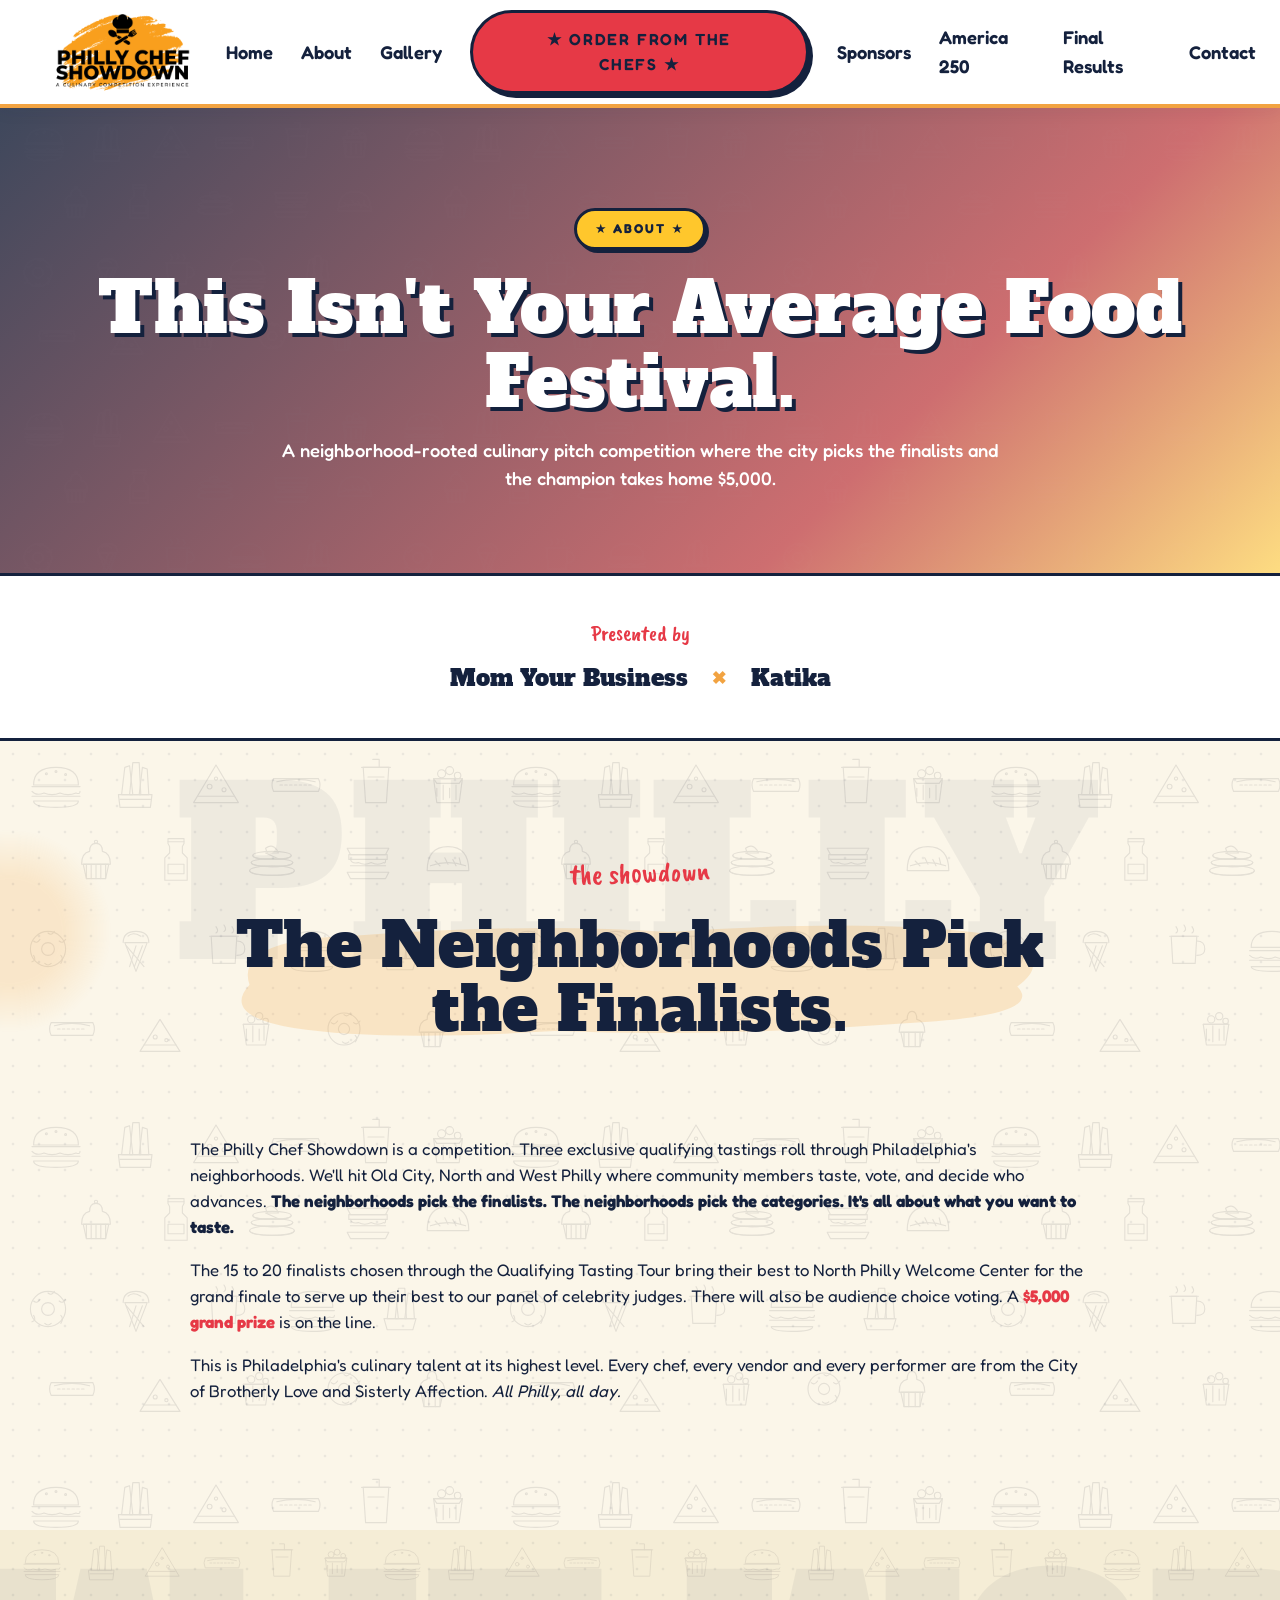
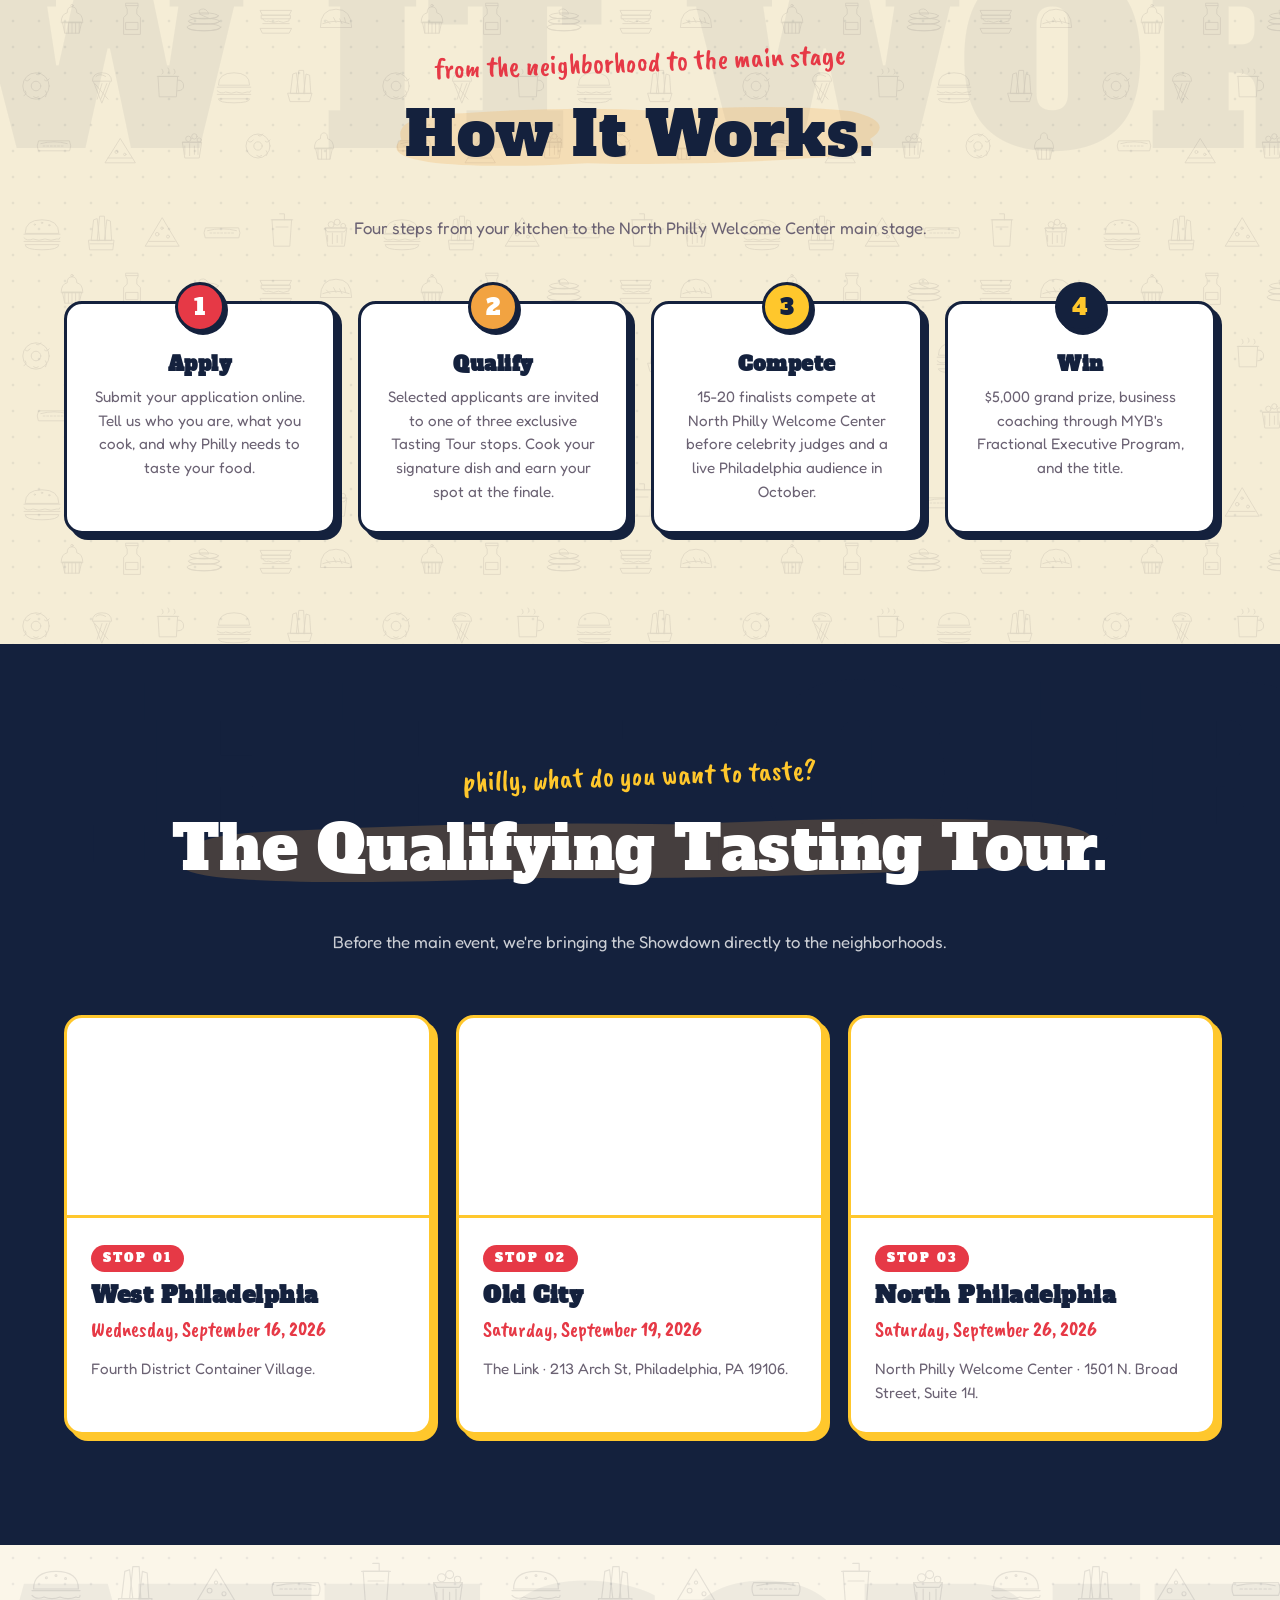
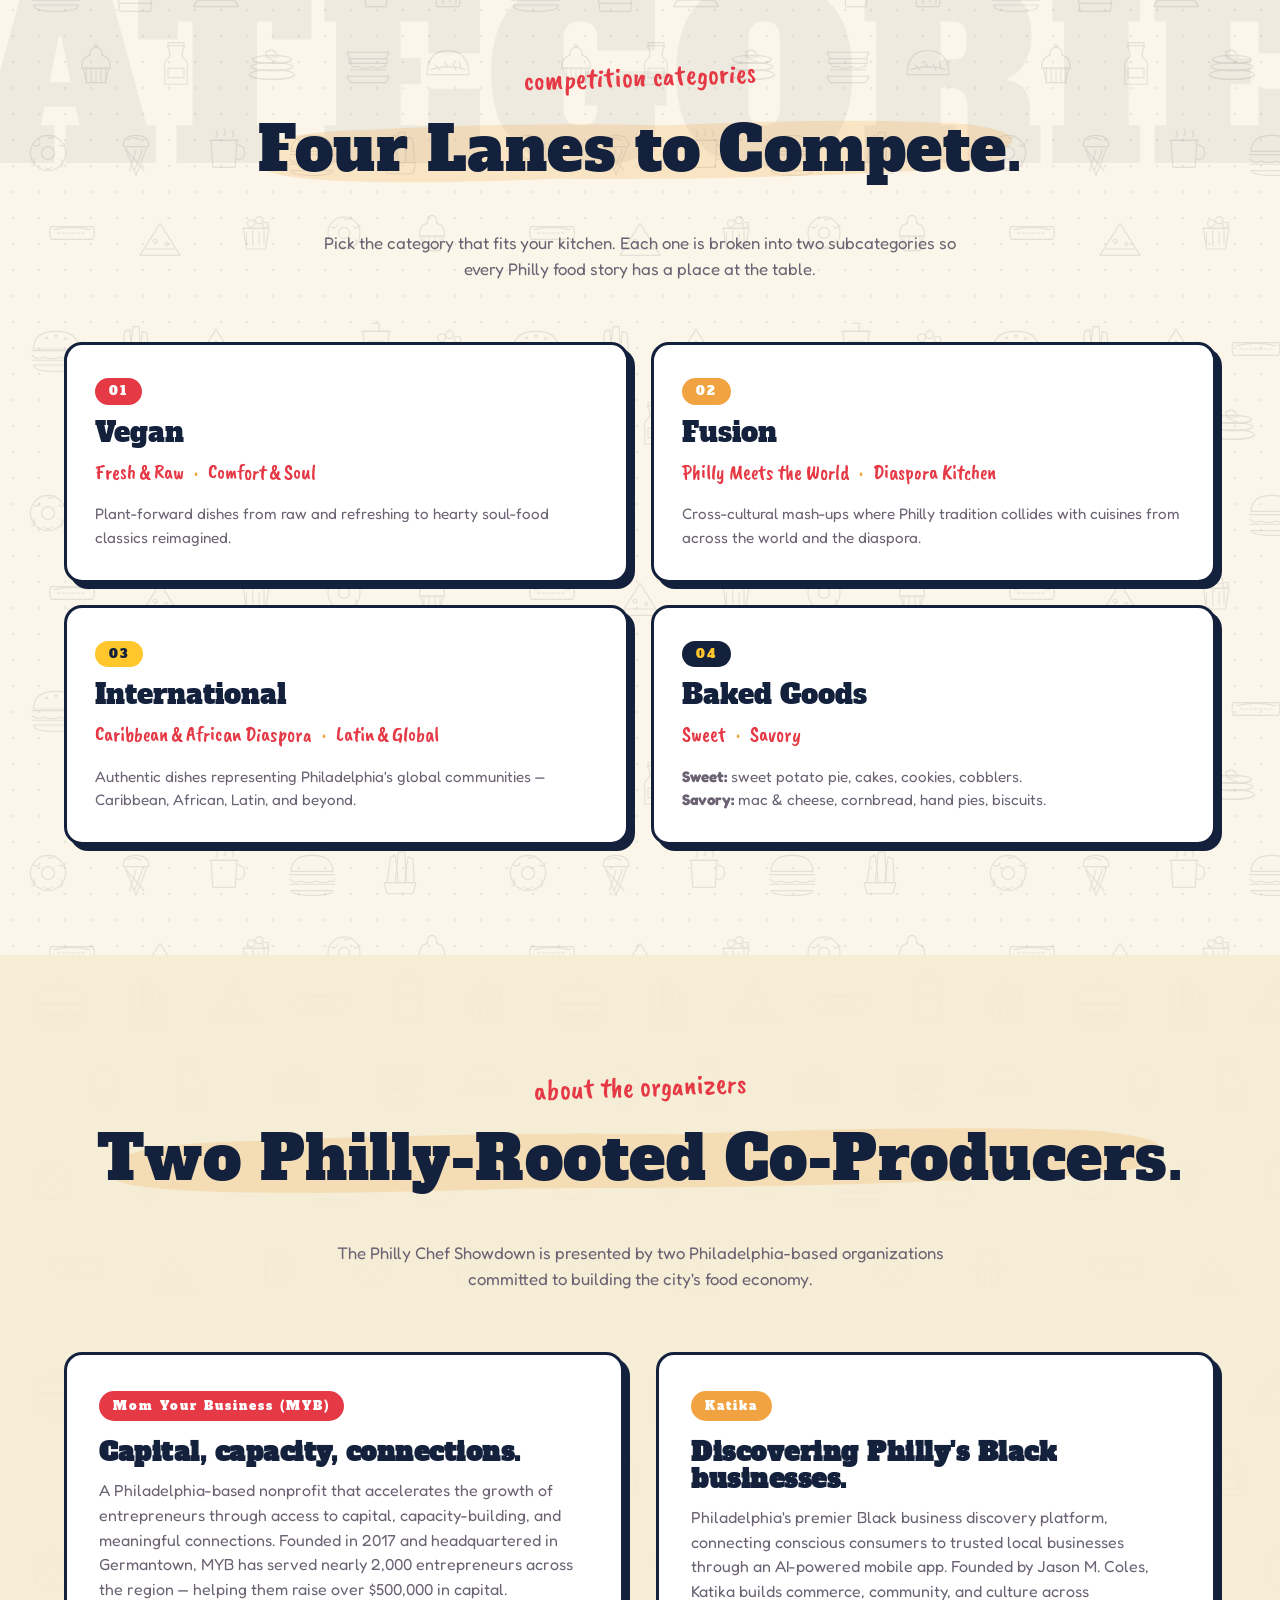
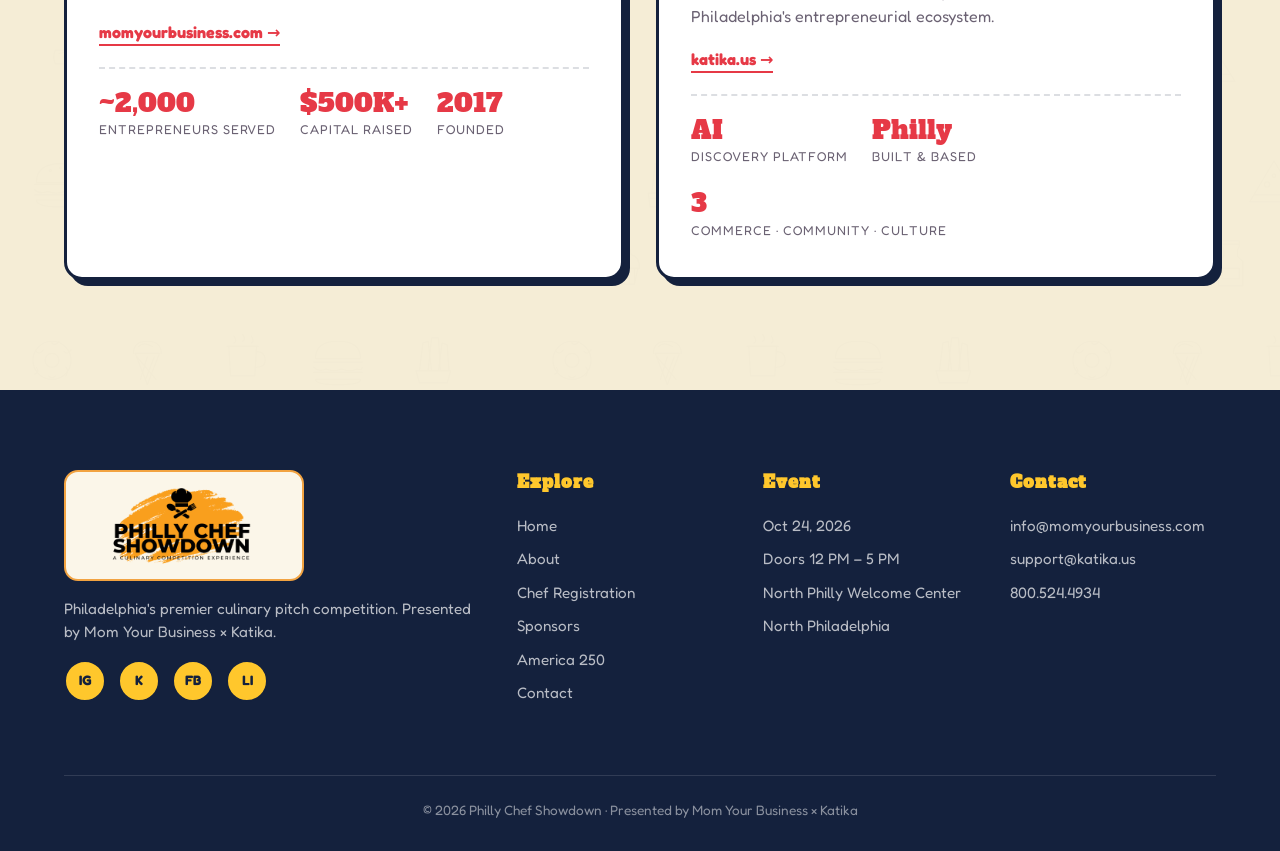
<file: about.html>
<!DOCTYPE html>
<html lang="en">
<head>
<meta charset="UTF-8" />
<meta name="viewport" content="width=device-width, initial-scale=1.0" />
<title>About — Philly Chef Showdown</title>
<meta name="description" content="The Philly Chef Showdown is Philadelphia's premier culinary pitch competition, presented by Mom Your Business and Katika." />
<link rel="preconnect" href="https://fonts.googleapis.com" />
<link rel="preconnect" href="https://fonts.gstatic.com" crossorigin />
<link href="https://fonts.googleapis.com/css2?family=Alfa+Slab+One&family=Caveat+Brush&family=Fredoka:wght@400;500;600;700&family=Poppins:wght@400;500;600;700;800&display=swap" rel="stylesheet" />
<link rel="stylesheet" href="styles.css?v=3" />
<!-- Meta Pixel Code -->
<script>!function(f,b,e,v,n,t,s)
{if(f.fbq)return;n=f.fbq=function(){n.callMethod?
n.callMethod.apply(n,arguments):n.queue.push(arguments)};
if(!f._fbq)f._fbq=n;n.push=n;n.loaded=!0;n.version='2.0';
n.queue=[];t=b.createElement(e);t.async=!0;
t.src=v;s=b.getElementsByTagName(e)[0];
s.parentNode.insertBefore(t,s)}(window, document,'script',
'https://connect.facebook.net/en_US/fbevents.js');
fbq('init', '2171466109974802');
fbq('track', 'PageView');
</script>
<noscript><img height="1" width="1" style="display:none"
src="https://www.facebook.com/tr?id=2171466109974802&ev=PageView&noscript=1"
/></noscript>
<!-- PCS Conversion Tracking -->
<script>
(function(){
  // Fire InitiateCheckout when a user clicks any Zeffy ticket link
  document.addEventListener('click', function(e) {
    var link = e.target && e.target.closest ? e.target.closest('a[href*="zeffy.com"]') : null;
    if (link && typeof fbq === 'function') {
      fbq('track', 'InitiateCheckout', {
        content_name: 'Philly Chef Showdown Tickets',
        content_category: 'Event Ticket',
        currency: 'USD'
      });
    }
  }, true);
})();
</script>
<!-- End PCS Conversion Tracking -->
<!-- End Meta Pixel Code -->
</head>
<body>

<!-- ====== NAV ====== -->
<nav class="nav">
  <div class="nav-inner">
    <a href="index.html" class="logo" aria-label="Philly Chef Showdown home">
      <img src="logo.png" alt="Philly Chef Showdown" onerror="this.style.display='none';this.nextElementSibling.style.display='flex';" />
      <span class="logo-fallback" style="display:none;">
        <span>PHILLY CHEF SHOWDOWN</span>
        <span class="sm">★ CULINARY COMPETITION ★</span>
      </span>
    </a>
    <button class="menu-toggle" id="menuBtn" aria-label="Toggle menu" aria-expanded="false">☰</button>
    <ul class="nav-links" id="navLinks">
      <li><a href="index.html">Home</a></li>
      <li><a href="about.html">About</a></li>
      <li><a href="/gallery">Gallery</a></li>
      <li><a href="/order" class="cta" style="background:var(--red);text-align:center;display:inline-block;">★ ORDER FROM THE CHEFS ★</a></li>
      <li><a href="sponsors.html">Sponsors</a></li>
      <li><a href="america250.html">America 250</a></li>
      <li><a href="/results">Final Results</a></li>
      <li><a href="contact.html">Contact</a></li>
    </ul>
  </div>
</nav>

<!-- ====== PAGE HERO ====== -->
<section class="page-hero">
  <div class="container">
    <span class="crumbs">★ About ★</span>
    <h1>This Isn't Your Average Food Festival.</h1>
    <p>A neighborhood-rooted culinary pitch competition where the city picks the finalists and the champion takes home $5,000.</p>
  </div>
</section>

<!-- Presented by band -->
<div class="presented-by">
  <div class="label">Presented by</div>
  <div class="orgs">
    <span class="org-name">Mom Your Business</span>
    <span class="x">×</span>
    <span class="org-name">Katika</span>
  </div>
</div>

<!-- ====== ABOUT THE SHOWDOWN ====== -->
<section class="food-bg dots-overlay">
  <span class="watermark" aria-hidden="true">PHILLY</span>
  <div class="splat" style="top:80px;left:-100px;"></div>
  <div class="container">
    <div class="section-head">
      <span class="kicker">the showdown</span>
      <h2>The Neighborhoods Pick<br>the Finalists.</h2>
    </div>
    <div style="max-width:900px;margin:0 auto;position:relative;z-index:3;font-size:1.05rem;color:var(--ink);">
      <p>The Philly Chef Showdown is a competition. Three exclusive qualifying tastings roll through Philadelphia's neighborhoods. We'll hit Old City, North and West Philly where community members taste, vote, and decide who advances. <strong>The neighborhoods pick the finalists. The neighborhoods pick the categories. It's all about what you want to taste.</strong></p>
      <p>The 15 to 20 finalists chosen through the Qualifying Tasting Tour bring their best to North Philly Welcome Center for the grand finale to serve up their best to our panel of celebrity judges. There will also be audience choice voting. A <strong style="color:var(--red);">$5,000 grand prize</strong> is on the line.</p>
      <p>This is Philadelphia's culinary talent at its highest level. Every chef, every vendor and every performer are from the City of Brotherly Love and Sisterly Affection. <em>All Philly, all day.</em></p>
    </div>
  </div>
</section>

<!-- ====== HOW IT WORKS ====== -->
<section class="how-works food-bg-dense dots-overlay">
  <span class="watermark" aria-hidden="true">HOW IT WORKS</span>
  <div class="container">
    <div class="section-head">
      <span class="kicker">from the neighborhood to the main stage</span>
      <h2>How It Works.</h2>
      <p>Four steps from your kitchen to the North Philly Welcome Center main stage.</p>
    </div>
    <div class="steps-grid">
      <div class="step-card">
        <div class="num">1</div>
        <h3>Apply</h3>
        <p>Submit your application online. Tell us who you are, what you cook, and why Philly needs to taste your food.</p>
      </div>
      <div class="step-card">
        <div class="num">2</div>
        <h3>Qualify</h3>
        <p>Selected applicants are invited to one of three exclusive Tasting Tour stops. Cook your signature dish and earn your spot at the finale.</p>
      </div>
      <div class="step-card">
        <div class="num">3</div>
        <h3>Compete</h3>
        <p>15-20 finalists compete at North Philly Welcome Center before celebrity judges and a live Philadelphia audience in October.</p>
      </div>
      <div class="step-card">
        <div class="num">4</div>
        <h3>Win</h3>
        <p>$5,000 grand prize, business coaching through MYB's Fractional Executive Program, and the title.</p>
      </div>
    </div>
  </div>
</section>

<!-- ====== TASTING TOUR ====== -->
<section class="tour">
  <span class="watermark" aria-hidden="true">THE TOUR</span>
  <div class="container">
    <div class="section-head">
      <span class="kicker">philly, what do you want to taste?</span>
      <h2>The Qualifying Tasting Tour.</h2>
      <p>Before the main event, we're bringing the Showdown directly to the neighborhoods.</p>
    </div>
    <div class="tour-grid">
      <div class="tour-stop">
        <div class="tour-img" style="background-image:url('https://images.unsplash.com/photo-1546069901-ba9599a7e63c?auto=format&fit=crop&w=900&q=80')"></div>
        <div class="tour-body">
          <span class="stop-num">Stop 01</span>
          <h3>West Philadelphia</h3>
          <span class="stop-date">Wednesday, September 16, 2026</span>
          <p>Fourth District Container Village.</p>
        </div>
      </div>
      <div class="tour-stop">
        <div class="tour-img" style="background-image:url('https://images.unsplash.com/photo-1555939594-58d7cb561ad1?auto=format&fit=crop&w=900&q=80')"></div>
        <div class="tour-body">
          <span class="stop-num">Stop 02</span>
          <h3>Old City</h3>
          <span class="stop-date">Saturday, September 19, 2026</span>
          <p>The Link · 213 Arch St, Philadelphia, PA 19106.</p>
        </div>
      </div>
      <div class="tour-stop">
        <div class="tour-img" style="background-image:url('https://images.unsplash.com/photo-1504674900247-0877df9cc836?auto=format&fit=crop&w=900&q=80')"></div>
        <div class="tour-body">
          <span class="stop-num">Stop 03</span>
          <h3>North Philadelphia</h3>
          <span class="stop-date">Saturday, September 26, 2026</span>
          <p>North Philly Welcome Center · 1501 N. Broad Street, Suite 14.</p>
        </div>
      </div>
    </div>
  </div>
</section>

<!-- ====== COMPETITION CATEGORIES ====== -->
<section class="categories food-bg dots-overlay" id="categories">
  <span class="watermark" aria-hidden="true">CATEGORIES</span>
  <div class="container">
    <div class="section-head">
      <span class="kicker">competition categories</span>
      <h2>Four Lanes to Compete.</h2>
      <p>Pick the category that fits your kitchen. Each one is broken into two subcategories so every Philly food story has a place at the table.</p>
    </div>
    <div class="cat-grid">
      <div class="cat-card">
        <span class="cat-tag">01</span>
        <div class="cat-name">Vegan</div>
        <div class="subs">Fresh &amp; Raw <span class="sep">·</span> Comfort &amp; Soul</div>
        <p>Plant-forward dishes from raw and refreshing to hearty soul-food classics reimagined.</p>
      </div>
      <div class="cat-card">
        <span class="cat-tag">02</span>
        <div class="cat-name">Fusion</div>
        <div class="subs">Philly Meets the World <span class="sep">·</span> Diaspora Kitchen</div>
        <p>Cross-cultural mash-ups where Philly tradition collides with cuisines from across the world and the diaspora.</p>
      </div>
      <div class="cat-card">
        <span class="cat-tag">03</span>
        <div class="cat-name">International</div>
        <div class="subs">Caribbean &amp; African Diaspora <span class="sep">·</span> Latin &amp; Global</div>
        <p>Authentic dishes representing Philadelphia's global communities — Caribbean, African, Latin, and beyond.</p>
      </div>
      <div class="cat-card">
        <span class="cat-tag">04</span>
        <div class="cat-name">Baked Goods</div>
        <div class="subs">Sweet <span class="sep">·</span> Savory</div>
        <p><strong>Sweet:</strong> sweet potato pie, cakes, cookies, cobblers.<br><strong>Savory:</strong> mac &amp; cheese, cornbread, hand pies, biscuits.</p>
      </div>
    </div>
  </div>
</section>

<!-- ====== ORGANIZERS ====== -->
<section class="organizers">
  <div class="container">
    <div class="section-head">
      <span class="kicker">about the organizers</span>
      <h2>Two Philly-Rooted Co-Producers.</h2>
      <p>The Philly Chef Showdown is presented by two Philadelphia-based organizations committed to building the city's food economy.</p>
    </div>
    <div class="org-grid">
      <div class="org-card">
        <span class="tag">Mom Your Business (MYB)</span>
        <h3>Capital, capacity, connections.</h3>
        <p>A Philadelphia-based nonprofit that accelerates the growth of entrepreneurs through access to capital, capacity-building, and meaningful connections. Founded in 2017 and headquartered in Germantown, MYB has served nearly 2,000 entrepreneurs across the region — helping them raise over $500,000 in capital.</p>
        <a href="https://momyourbusiness.com" target="_blank" rel="noopener" class="link">momyourbusiness.com →</a>
        <div class="stat-row">
          <div class="stat"><div class="num">~2,000</div><span class="lbl">Entrepreneurs Served</span></div>
          <div class="stat"><div class="num">$500K+</div><span class="lbl">Capital Raised</span></div>
          <div class="stat"><div class="num">2017</div><span class="lbl">Founded</span></div>
        </div>
      </div>
      <div class="org-card">
        <span class="tag">Katika</span>
        <h3>Discovering Philly's Black businesses.</h3>
        <p>Philadelphia's premier Black business discovery platform, connecting conscious consumers to trusted local businesses through an AI-powered mobile app. Founded by Jason M. Coles, Katika builds commerce, community, and culture across Philadelphia's entrepreneurial ecosystem.</p>
        <a href="https://katika.us" target="_blank" rel="noopener" class="link">katika.us →</a>
        <div class="stat-row">
          <div class="stat"><div class="num">AI</div><span class="lbl">Discovery Platform</span></div>
          <div class="stat"><div class="num">Philly</div><span class="lbl">Built &amp; Based</span></div>
          <div class="stat"><div class="num">3</div><span class="lbl">Commerce · Community · Culture</span></div>
        </div>
      </div>
    </div>
  </div>
</section>

<!-- ====== FOOTER ====== -->
<footer>
  <div class="container">
    <div class="foot-grid">
      <div>
        <img src="logo.png" alt="Philly Chef Showdown" class="foot-logo-img" onerror="this.style.display='none';this.nextElementSibling.style.display='inline-block';" />
        <span class="foot-logo" style="display:none;"><span class="red">Philly Chef</span><br>Showdown</span>
        <p>Philadelphia's premier culinary pitch competition. Presented by Mom Your Business × Katika.</p>
        <div class="socials">
          <a href="https://instagram.com/momyourbusiness" aria-label="Instagram">IG</a>
          <a href="https://instagram.com/katika_app" aria-label="Katika Instagram">K</a>
          <a href="#" aria-label="Facebook">FB</a>
          <a href="#" aria-label="LinkedIn">LI</a>
        </div>
      </div>
      <div>
        <h4>Explore</h4>
        <ul>
          <li><a href="index.html">Home</a></li>
          <li><a href="about.html">About</a></li>
          <li><a href="apply.html">Chef Registration</a></li>
          <li><a href="sponsors.html">Sponsors</a></li>
          <li><a href="america250.html">America 250</a></li>
          <li><a href="contact.html">Contact</a></li>
        </ul>
      </div>
      <div>
        <h4>Event</h4>
        <ul>
          <li>Oct 24, 2026</li>
          <li>Doors 12 PM &ndash; 5 PM</li>
          <li>North Philly Welcome Center</li>
          <li>North Philadelphia</li>
        </ul>
      </div>
      <div>
        <h4>Contact</h4>
        <ul>
          <li><a href="mailto:info@momyourbusiness.com">info@momyourbusiness.com</a></li>
          <li><a href="mailto:support@katika.us">support@katika.us</a></li>
          <li><a href="tel:+18005244934">800.524.4934</a></li>
        </ul>
      </div>
    </div>
    <div class="copyright">
      &copy; 2026 Philly Chef Showdown · Presented by Mom Your Business × Katika
    </div>
  </div>
</footer>

<script>
  const btn = document.getElementById('menuBtn');
  const links = document.getElementById('navLinks');
  btn.addEventListener('click', () => {
    const isOpen = links.classList.toggle('open');
    btn.setAttribute('aria-expanded', isOpen);
    btn.textContent = isOpen ? '✕' : '☰';
  });
  document.querySelectorAll('#navLinks a').forEach(a => {
    a.addEventListener('click', () => {
      if (links.classList.contains('open')) {
        links.classList.remove('open');
        btn.setAttribute('aria-expanded', 'false');
        btn.textContent = '☰';
      }
    });
  });
</script>

</body>
</html>
</file>
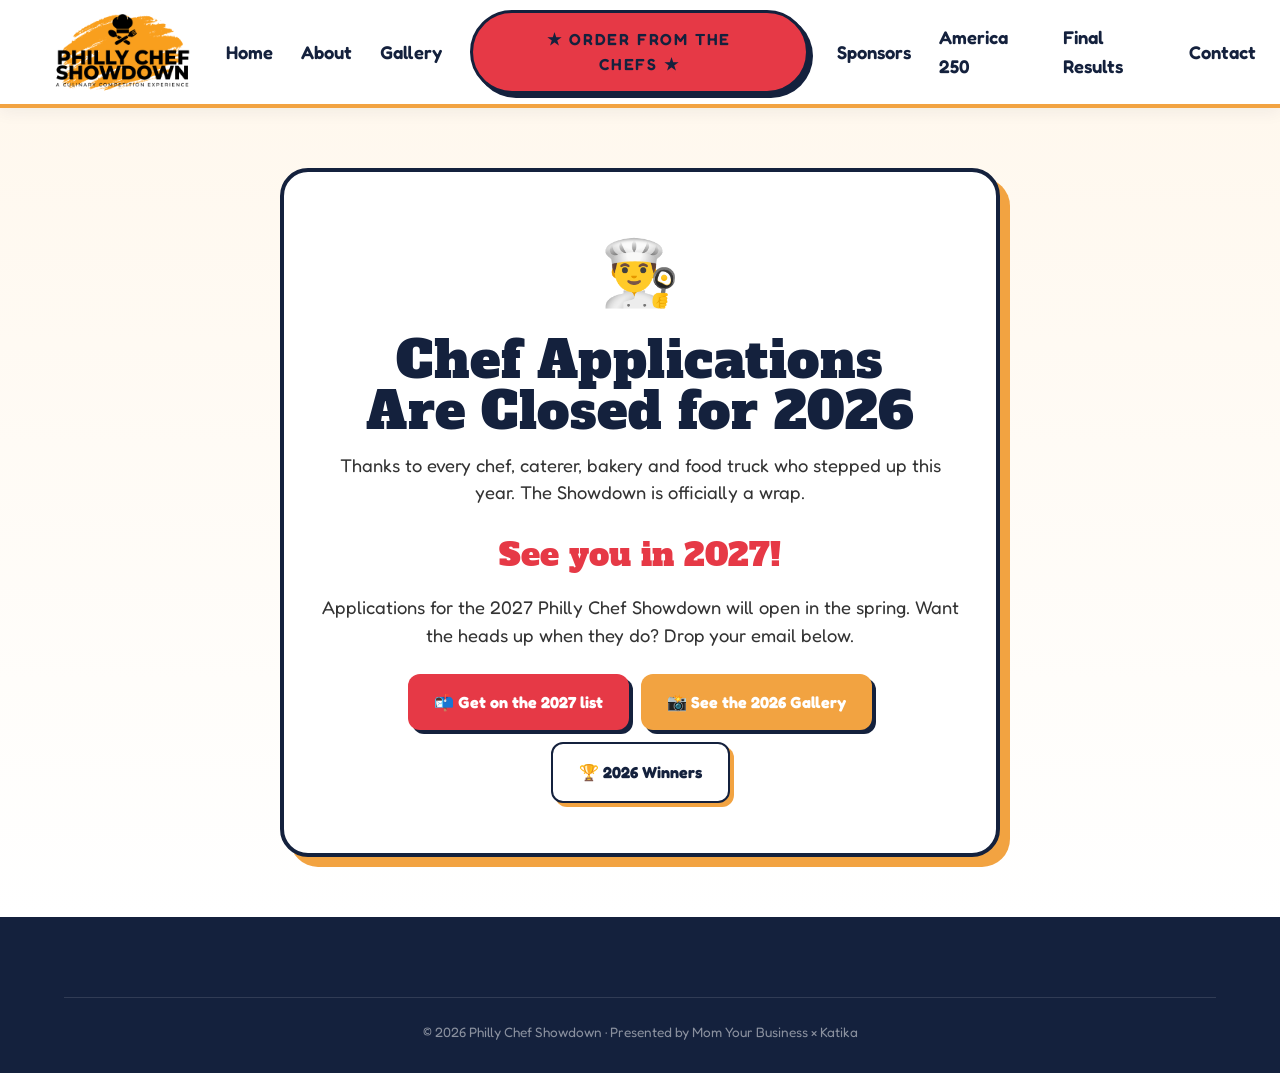
<file: apply.html>
<!DOCTYPE html>
<html lang="en">
<head>
<meta charset="UTF-8"/>
<meta name="viewport" content="width=device-width, initial-scale=1.0"/>
<title>Chef Applications Closed — See You in 2027 · Philly Chef Showdown</title>
<meta name="description" content="Chef applications for the 2026 Philly Chef Showdown are closed. See you in 2027!"/>
<link rel="preconnect" href="https://fonts.googleapis.com"/>
<link rel="preconnect" href="https://fonts.gstatic.com" crossorigin/>
<link href="https://fonts.googleapis.com/css2?family=Alfa+Slab+One&family=Caveat+Brush&family=Fredoka:wght@400;500;600;700&family=Poppins:wght@400;500;600;700;800&display=swap" rel="stylesheet"/>
<link rel="stylesheet" href="styles.css?v=4"/>
<style>
  .ap-hero{min-height:calc(100vh - 100px);display:flex;align-items:center;justify-content:center;padding:60px 20px;background:linear-gradient(180deg,#fff8ee,#fff);}
  .ap-card{max-width:720px;background:#fff;border:4px solid var(--navy);border-radius:28px;padding:50px 36px;text-align:center;box-shadow:10px 10px 0 var(--orange);}
  .ap-card .em{font-size:4rem;margin:0 0 14px;}
  .ap-card h1{font-family:'Alfa Slab One',sans-serif;color:var(--navy);font-size:clamp(2.2rem,5vw,3.2rem);margin:0 0 14px;line-height:1;}
  .ap-card .sub{color:#333;font-size:1.15rem;margin:0 0 24px;line-height:1.5;}
  .ap-card .year{color:var(--red);font-family:'Alfa Slab One',sans-serif;font-size:2rem;margin:14px 0;}
  .ap-ctas{display:flex;gap:12px;justify-content:center;flex-wrap:wrap;margin-top:24px;}
  .ap-ctas a{display:inline-block;background:var(--red);color:#fff;padding:16px 26px;border-radius:12px;font-weight:700;text-decoration:none;box-shadow:4px 4px 0 var(--navy);}
  .ap-ctas a.secondary{background:var(--orange);}
  .ap-ctas a.tertiary{background:#fff;color:var(--navy);border:2px solid var(--navy);box-shadow:4px 4px 0 var(--orange);}
</style>
<script>!function(f,b,e,v,n,t,s){if(f.fbq)return;n=f.fbq=function(){n.callMethod?n.callMethod.apply(n,arguments):n.queue.push(arguments)};if(!f._fbq)f._fbq=n;n.push=n;n.loaded=!0;n.version='2.0';n.queue=[];t=b.createElement(e);t.async=!0;t.src=v;s=b.getElementsByTagName(e)[0];s.parentNode.insertBefore(t,s)}(window,document,'script','https://connect.facebook.net/en_US/fbevents.js');fbq('init','2171466109974802');fbq('track','PageView');</script>
</head>
<body>

<nav class="nav">
  <div class="nav-inner">
    <a href="index.html" class="logo" aria-label="Philly Chef Showdown home">
      <img src="logo.png" alt="Philly Chef Showdown" onerror="this.style.display='none';this.nextElementSibling.style.display='flex';"/>
      <span class="logo-fallback" style="display:none;"><span>PHILLY CHEF SHOWDOWN</span><span class="sm">★ CULINARY COMPETITION ★</span></span>
    </a>
    <button class="menu-toggle" id="menuBtn" aria-label="Toggle menu" aria-expanded="false">☰</button>
    <ul class="nav-links" id="navLinks">
      <li><a href="index.html">Home</a></li>
      <li><a href="about.html">About</a></li>
      <li><a href="/gallery">Gallery</a></li>
      <li><a href="/order" class="cta" style="background:var(--red);text-align:center;display:inline-block;">★ ORDER FROM THE CHEFS ★</a></li>
      <li><a href="sponsors.html">Sponsors</a></li>
      <li><a href="america250.html">America 250</a></li>
      <li><a href="/results">Final Results</a></li>
      <li><a href="contact.html">Contact</a></li>
    </ul>
  </div>
</nav>

<section class="ap-hero">
  <div class="ap-card">
    <div class="em">👨‍🍳</div>
    <h1>Chef Applications<br>Are Closed for 2026</h1>
    <p class="sub">Thanks to every chef, caterer, bakery and food truck who stepped up this year. The Showdown is officially a wrap.</p>
    <p class="year">See you in 2027!</p>
    <p class="sub">Applications for the 2027 Philly Chef Showdown will open in the spring. Want the heads up when they do? Drop your email below.</p>
    <div class="ap-ctas">
      <a href="contact.html">📬 Get on the 2027 list</a>
      <a href="/gallery" class="secondary">📸 See the 2026 Gallery</a>
      <a href="/results" class="tertiary">🏆 2026 Winners</a>
    </div>
  </div>
</section>

<footer>
  <div class="container">
    <div class="copyright">&copy; 2026 Philly Chef Showdown · Presented by Mom Your Business × Katika</div>
  </div>
</footer>

<script>
  const btn=document.getElementById('menuBtn'),links=document.getElementById('navLinks');
  btn&&btn.addEventListener('click',()=>{const o=links.classList.toggle('open');btn.setAttribute('aria-expanded',o);btn.textContent=o?'✕':'☰';});
</script>

</body>
</html>
</file>
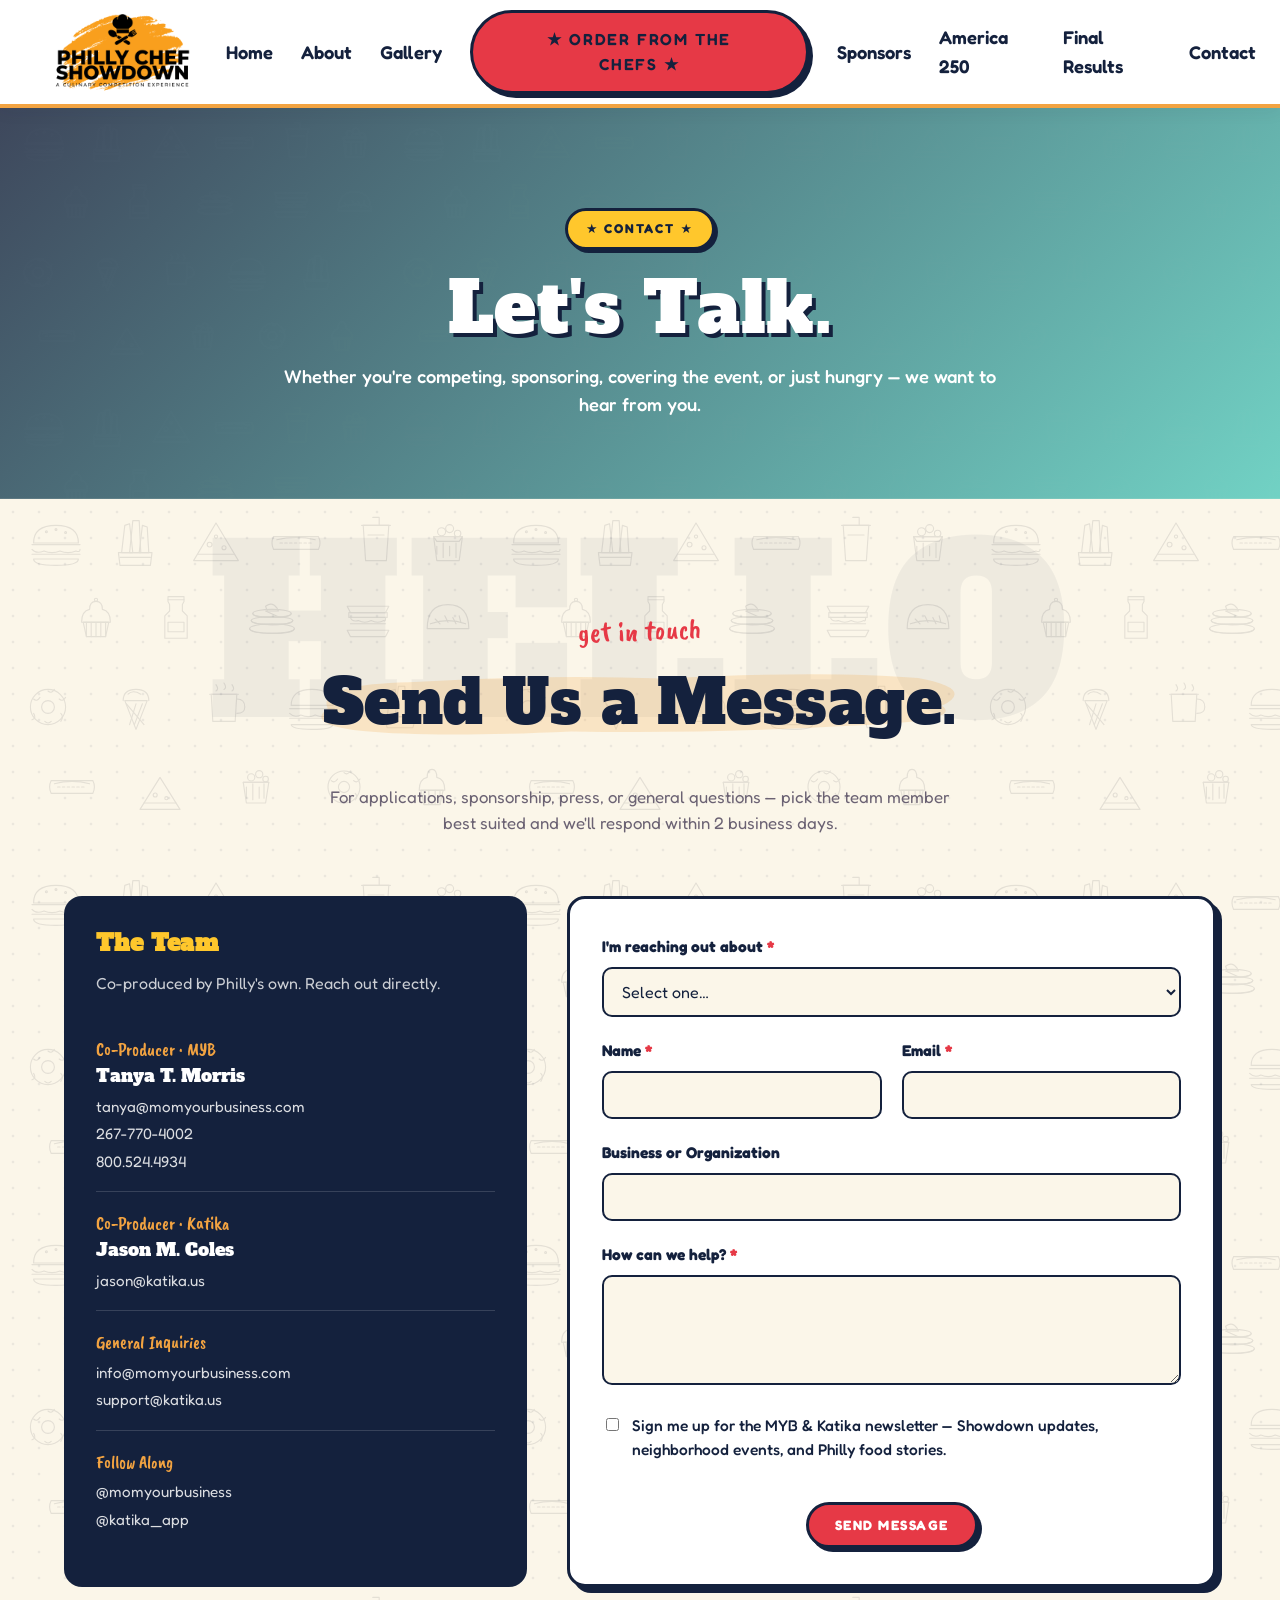
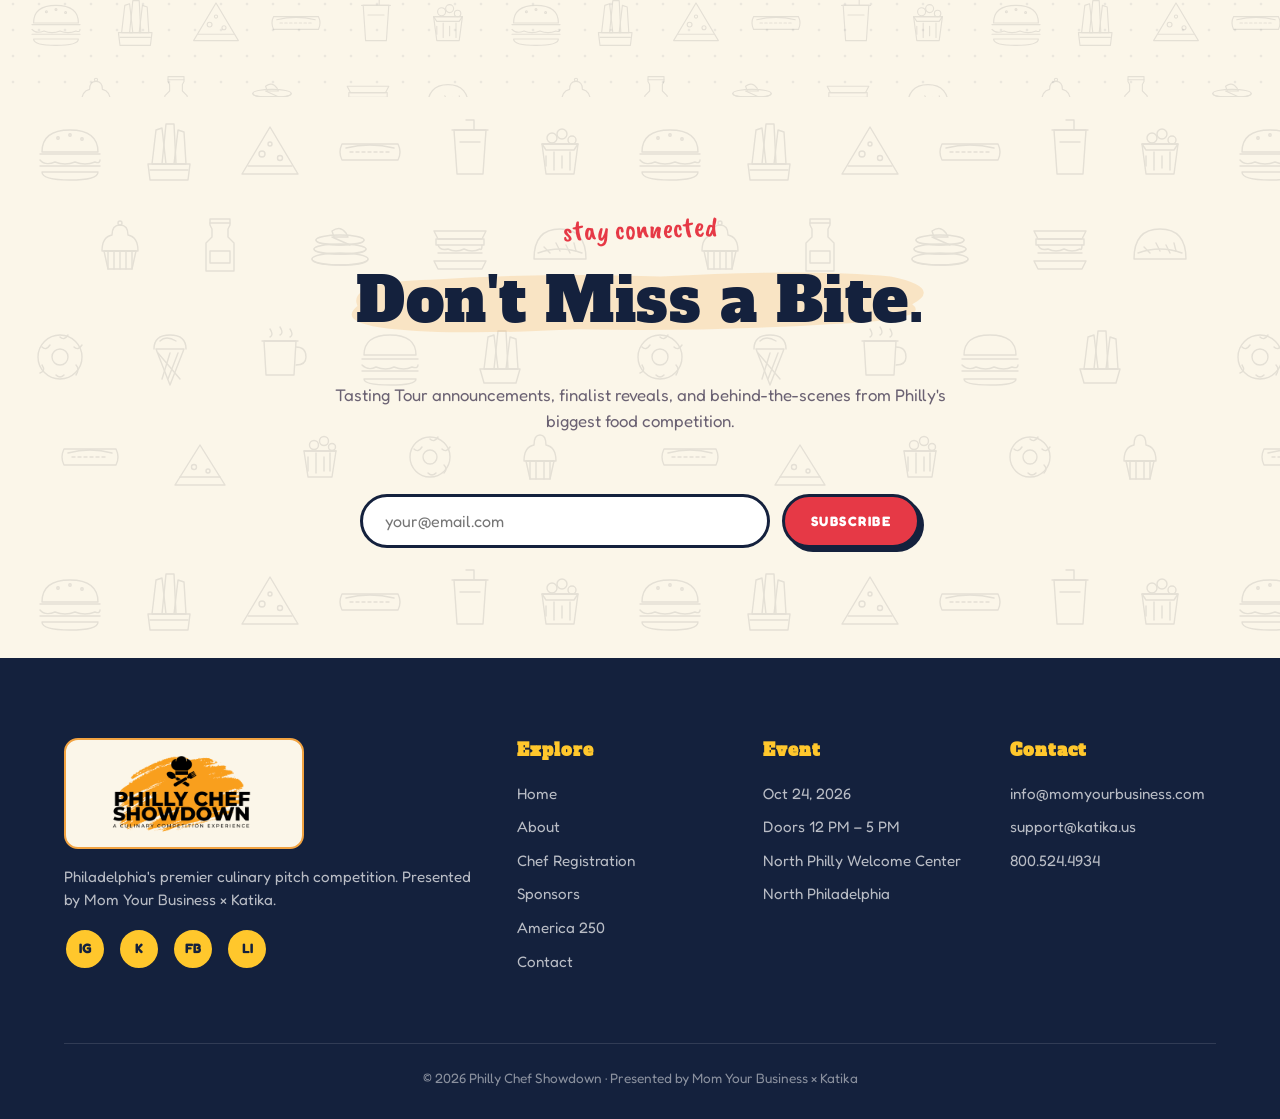
<file: contact.html>
<!DOCTYPE html>
<html lang="en">
<head>
<meta charset="UTF-8" />
<meta name="viewport" content="width=device-width, initial-scale=1.0" />
<title>Contact — Philly Chef Showdown</title>
<meta name="description" content="Get in touch with the Philly Chef Showdown team — applications, sponsorship, press, and general inquiries." />
<link rel="preconnect" href="https://fonts.googleapis.com" />
<link rel="preconnect" href="https://fonts.gstatic.com" crossorigin />
<link href="https://fonts.googleapis.com/css2?family=Alfa+Slab+One&family=Caveat+Brush&family=Fredoka:wght@400;500;600;700&family=Poppins:wght@400;500;600;700;800&display=swap" rel="stylesheet" />
<link rel="stylesheet" href="styles.css?v=3" />
<!-- Meta Pixel Code -->
<script>!function(f,b,e,v,n,t,s)
{if(f.fbq)return;n=f.fbq=function(){n.callMethod?
n.callMethod.apply(n,arguments):n.queue.push(arguments)};
if(!f._fbq)f._fbq=n;n.push=n;n.loaded=!0;n.version='2.0';
n.queue=[];t=b.createElement(e);t.async=!0;
t.src=v;s=b.getElementsByTagName(e)[0];
s.parentNode.insertBefore(t,s)}(window, document,'script',
'https://connect.facebook.net/en_US/fbevents.js');
fbq('init', '2171466109974802');
fbq('track', 'PageView');
</script>
<noscript><img height="1" width="1" style="display:none"
src="https://www.facebook.com/tr?id=2171466109974802&ev=PageView&noscript=1"
/></noscript>
<!-- PCS Conversion Tracking -->
<script>
(function(){
  // Fire InitiateCheckout when a user clicks any Zeffy ticket link
  document.addEventListener('click', function(e) {
    var link = e.target && e.target.closest ? e.target.closest('a[href*="zeffy.com"]') : null;
    if (link && typeof fbq === 'function') {
      fbq('track', 'InitiateCheckout', {
        content_name: 'Philly Chef Showdown Tickets',
        content_category: 'Event Ticket',
        currency: 'USD'
      });
    }
  }, true);
})();
</script>
<!-- End PCS Conversion Tracking -->
<!-- End Meta Pixel Code -->
</head>
<body>

<!-- ====== NAV ====== -->
<nav class="nav">
  <div class="nav-inner">
    <a href="index.html" class="logo" aria-label="Philly Chef Showdown home">
      <img src="logo.png" alt="Philly Chef Showdown" onerror="this.style.display='none';this.nextElementSibling.style.display='flex';" />
      <span class="logo-fallback" style="display:none;">
        <span>PHILLY CHEF SHOWDOWN</span>
        <span class="sm">★ CULINARY COMPETITION ★</span>
      </span>
    </a>
    <button class="menu-toggle" id="menuBtn" aria-label="Toggle menu" aria-expanded="false">☰</button>
    <ul class="nav-links" id="navLinks">
      <li><a href="index.html">Home</a></li>
      <li><a href="about.html">About</a></li>
      <li><a href="/gallery">Gallery</a></li>
      <li><a href="/order" class="cta" style="background:var(--red);text-align:center;display:inline-block;">★ ORDER FROM THE CHEFS ★</a></li>
      <li><a href="sponsors.html">Sponsors</a></li>
      <li><a href="america250.html">America 250</a></li>
      <li><a href="/results">Final Results</a></li>
      <li><a href="contact.html">Contact</a></li>
    </ul>
  </div>
</nav>

<!-- ====== PAGE HERO ====== -->
<section class="page-hero contact">
  <div class="container">
    <span class="crumbs">★ Contact ★</span>
    <h1>Let's Talk.</h1>
    <p>Whether you're competing, sponsoring, covering the event, or just hungry — we want to hear from you.</p>
  </div>
</section>

<!-- ====== CONTACT GRID ====== -->
<section class="food-bg dots-overlay">
  <span class="watermark" aria-hidden="true">HELLO</span>
  <div class="container">
    <div class="section-head">
      <span class="kicker">get in touch</span>
      <h2>Send Us a Message.</h2>
      <p>For applications, sponsorship, press, or general questions — pick the team member best suited and we'll respond within 2 business days.</p>
    </div>
    <div class="contact-grid">
      <div class="contact-info">
        <h3>The Team</h3>
        <p>Co-produced by Philly's own. Reach out directly.</p>
        <div class="contact-person">
          <div class="role">Co-Producer · MYB</div>
          <div class="name">Tanya T. Morris</div>
          <a href="mailto:tanya@momyourbusiness.com">tanya@momyourbusiness.com</a>
          <a href="tel:+12677704002">267-770-4002</a>
          <a href="tel:+18005244934">800.524.4934</a>
        </div>
        <div class="contact-person">
          <div class="role">Co-Producer · Katika</div>
          <div class="name">Jason M. Coles</div>
          <a href="mailto:jason@katika.us">jason@katika.us</a>
        </div>
        <div class="contact-person">
          <div class="role">General Inquiries</div>
          <a href="mailto:info@momyourbusiness.com">info@momyourbusiness.com</a>
          <a href="mailto:support@katika.us">support@katika.us</a>
        </div>
        <div class="contact-person">
          <div class="role">Follow Along</div>
          <a href="https://instagram.com/momyourbusiness" target="_blank">@momyourbusiness</a>
          <a href="https://instagram.com/katika_app" target="_blank">@katika_app</a>
        </div>
      </div>
      <form class="contact-form" onsubmit="event.preventDefault(); this.querySelector('.confirm').hidden = false;">
        <div class="field">
          <label>I'm reaching out about <span class="req">*</span></label>
          <select required>
            <option value="">Select one…</option>
            <option>Competing in the Showdown</option>
            <option>Sponsorship opportunities</option>
            <option>Press &amp; media</option>
            <option>Volunteering</option>
            <option>Tickets &amp; attendance</option>
            <option>General question</option>
          </select>
        </div>
        <div class="two-col">
          <div class="field">
            <label>Name <span class="req">*</span></label>
            <input type="text" required />
          </div>
          <div class="field">
            <label>Email <span class="req">*</span></label>
            <input type="email" required />
          </div>
        </div>
        <div class="field">
          <label>Business or Organization</label>
          <input type="text" />
        </div>
        <div class="field">
          <label>How can we help? <span class="req">*</span></label>
          <textarea required></textarea>
        </div>
        <div class="field">
          <div class="checks">
            <label><input type="checkbox" /> Sign me up for the MYB &amp; Katika newsletter — Showdown updates, neighborhood events, and Philly food stories.</label>
          </div>
        </div>
        <div class="submit-row">
          <button type="submit" class="cta">Send Message</button>
          <p class="confirm" hidden style="margin-top:18px;color:var(--red);font-family:'Caveat Brush',cursive;font-size:1.4rem;">Thanks — we'll be in touch soon!</p>
        </div>
      </form>
    </div>
  </div>
</section>

<!-- ====== NEWSLETTER STRIP ====== -->
<section class="form-section">
  <div class="container">
    <div class="section-head">
      <span class="kicker">stay connected</span>
      <h2>Don't Miss a Bite.</h2>
      <p>Tasting Tour announcements, finalist reveals, and behind-the-scenes from Philly's biggest food competition.</p>
    </div>
    <form style="max-width:560px;margin:0 auto;display:flex;gap:12px;flex-wrap:wrap;position:relative;z-index:3;" onsubmit="event.preventDefault(); this.querySelector('.ok').hidden=false;">
      <input type="email" placeholder="your@email.com" required style="flex:1;min-width:240px;background:#fff;border:3px solid var(--navy);border-radius:999px;padding:14px 22px;font-family:'Fredoka',sans-serif;font-size:1rem;color:var(--navy);" />
      <button type="submit" class="cta">Subscribe</button>
      <p class="ok" hidden style="width:100%;text-align:center;color:var(--red);font-family:'Caveat Brush',cursive;font-size:1.4rem;margin:8px 0 0;">You're in. Welcome to the table.</p>
    </form>
  </div>
</section>

<!-- ====== FOOTER ====== -->
<footer>
  <div class="container">
    <div class="foot-grid">
      <div>
        <img src="logo.png" alt="Philly Chef Showdown" class="foot-logo-img" onerror="this.style.display='none';this.nextElementSibling.style.display='inline-block';" />
        <span class="foot-logo" style="display:none;"><span class="red">Philly Chef</span><br>Showdown</span>
        <p>Philadelphia's premier culinary pitch competition. Presented by Mom Your Business × Katika.</p>
        <div class="socials">
          <a href="https://instagram.com/momyourbusiness" aria-label="Instagram">IG</a>
          <a href="https://instagram.com/katika_app" aria-label="Katika Instagram">K</a>
          <a href="#" aria-label="Facebook">FB</a>
          <a href="#" aria-label="LinkedIn">LI</a>
        </div>
      </div>
      <div>
        <h4>Explore</h4>
        <ul>
          <li><a href="index.html">Home</a></li>
          <li><a href="about.html">About</a></li>
          <li><a href="apply.html">Chef Registration</a></li>
          <li><a href="sponsors.html">Sponsors</a></li>
          <li><a href="america250.html">America 250</a></li>
          <li><a href="contact.html">Contact</a></li>
        </ul>
      </div>
      <div>
        <h4>Event</h4>
        <ul>
          <li>Oct 24, 2026</li>
          <li>Doors 12 PM &ndash; 5 PM</li>
          <li>North Philly Welcome Center</li>
          <li>North Philadelphia</li>
        </ul>
      </div>
      <div>
        <h4>Contact</h4>
        <ul>
          <li><a href="mailto:info@momyourbusiness.com">info@momyourbusiness.com</a></li>
          <li><a href="mailto:support@katika.us">support@katika.us</a></li>
          <li><a href="tel:+18005244934">800.524.4934</a></li>
        </ul>
      </div>
    </div>
    <div class="copyright">
      &copy; 2026 Philly Chef Showdown · Presented by Mom Your Business × Katika
    </div>
  </div>
</footer>

<script>
  const btn = document.getElementById('menuBtn');
  const links = document.getElementById('navLinks');
  btn.addEventListener('click', () => {
    const isOpen = links.classList.toggle('open');
    btn.setAttribute('aria-expanded', isOpen);
    btn.textContent = isOpen ? '✕' : '☰';
  });
  document.querySelectorAll('#navLinks a').forEach(a => {
    a.addEventListener('click', () => {
      if (links.classList.contains('open')) {
        links.classList.remove('open');
        btn.setAttribute('aria-expanded', 'false');
        btn.textContent = '☰';
      }
    });
  });
</script>

</body>
</html>
</file>
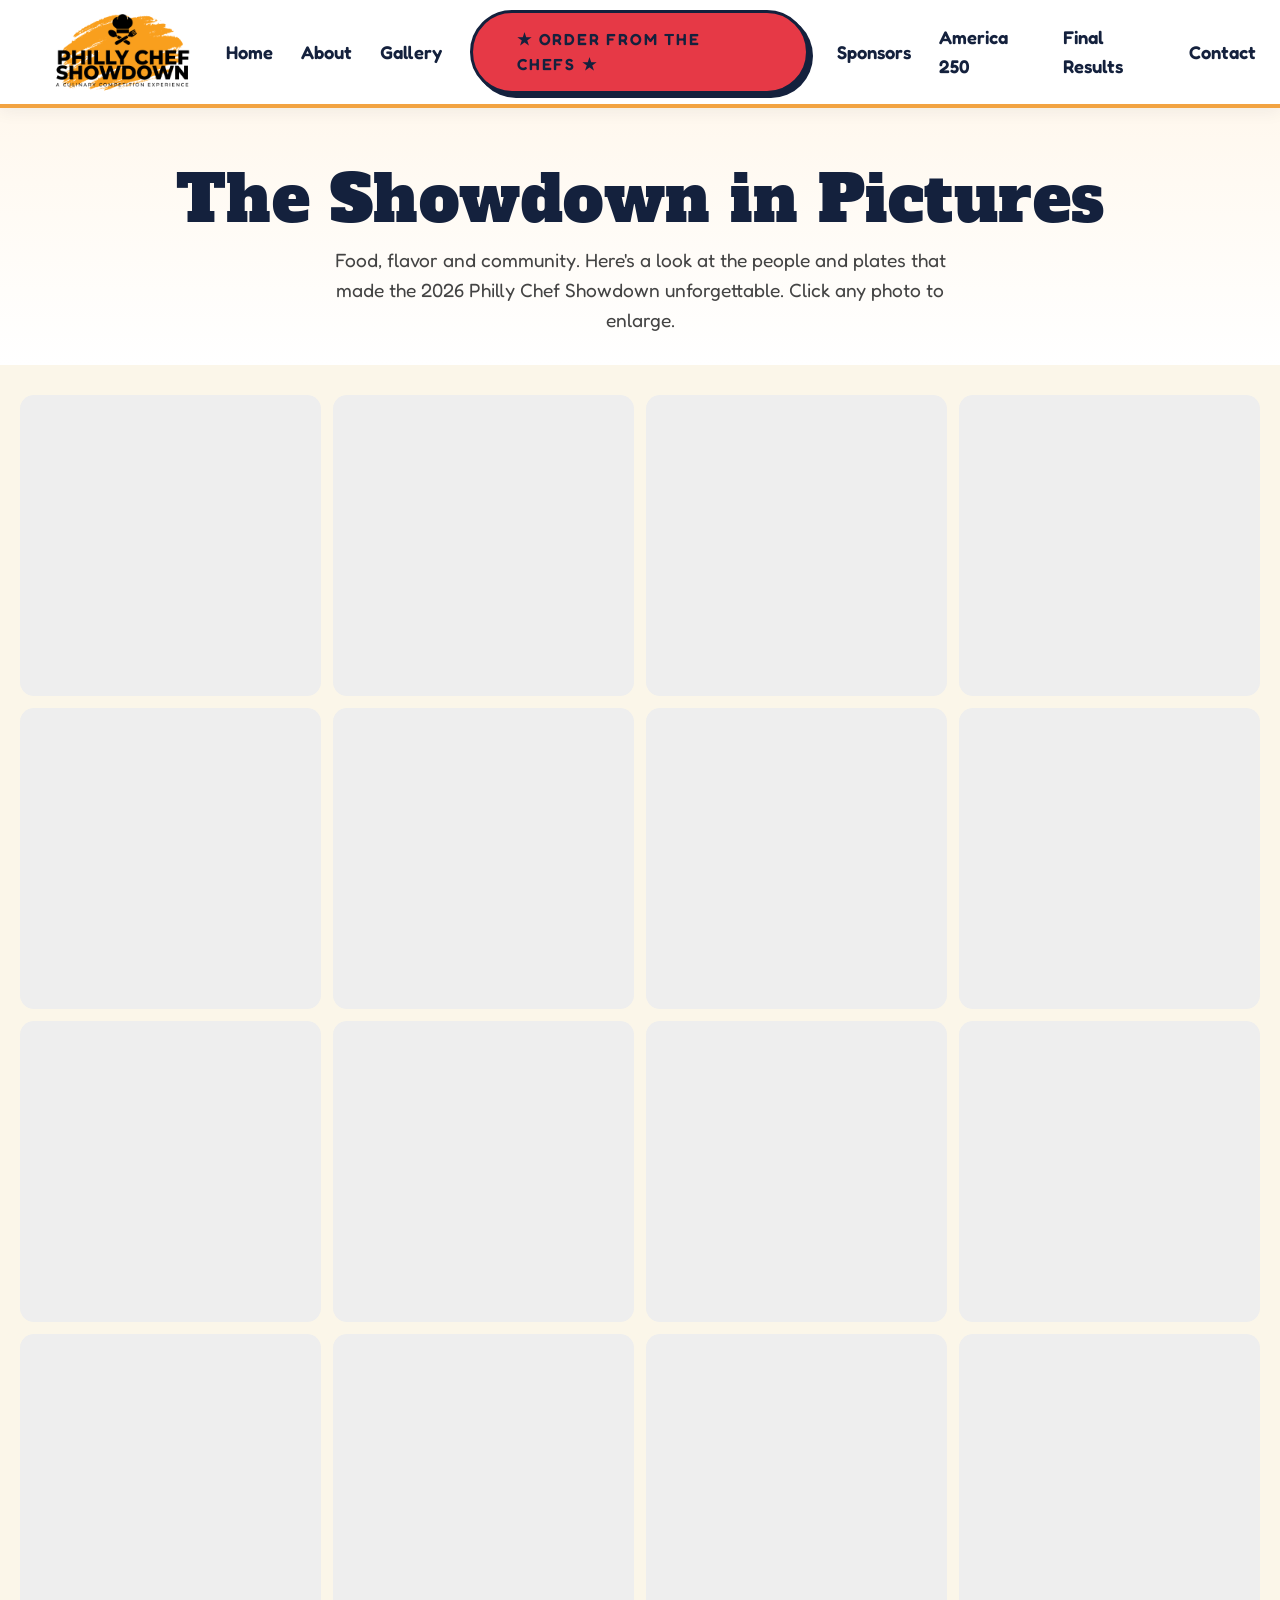
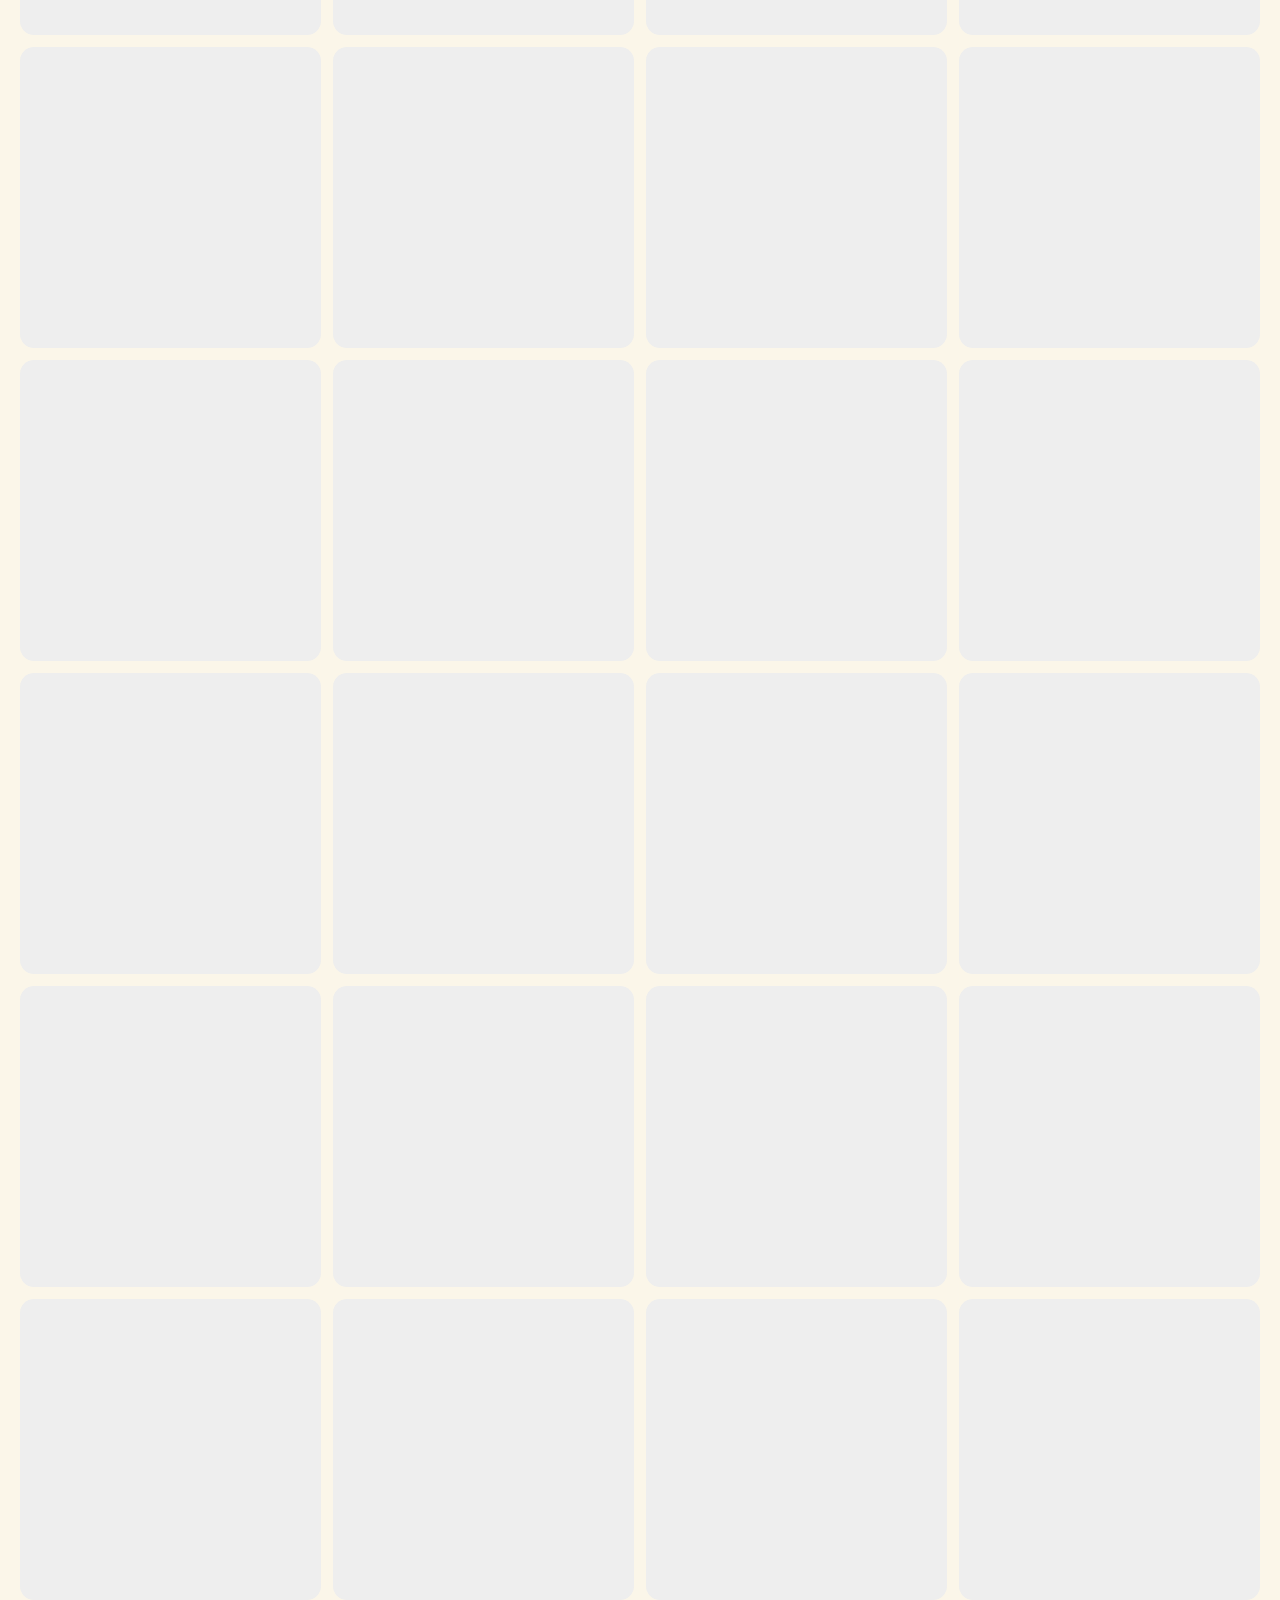
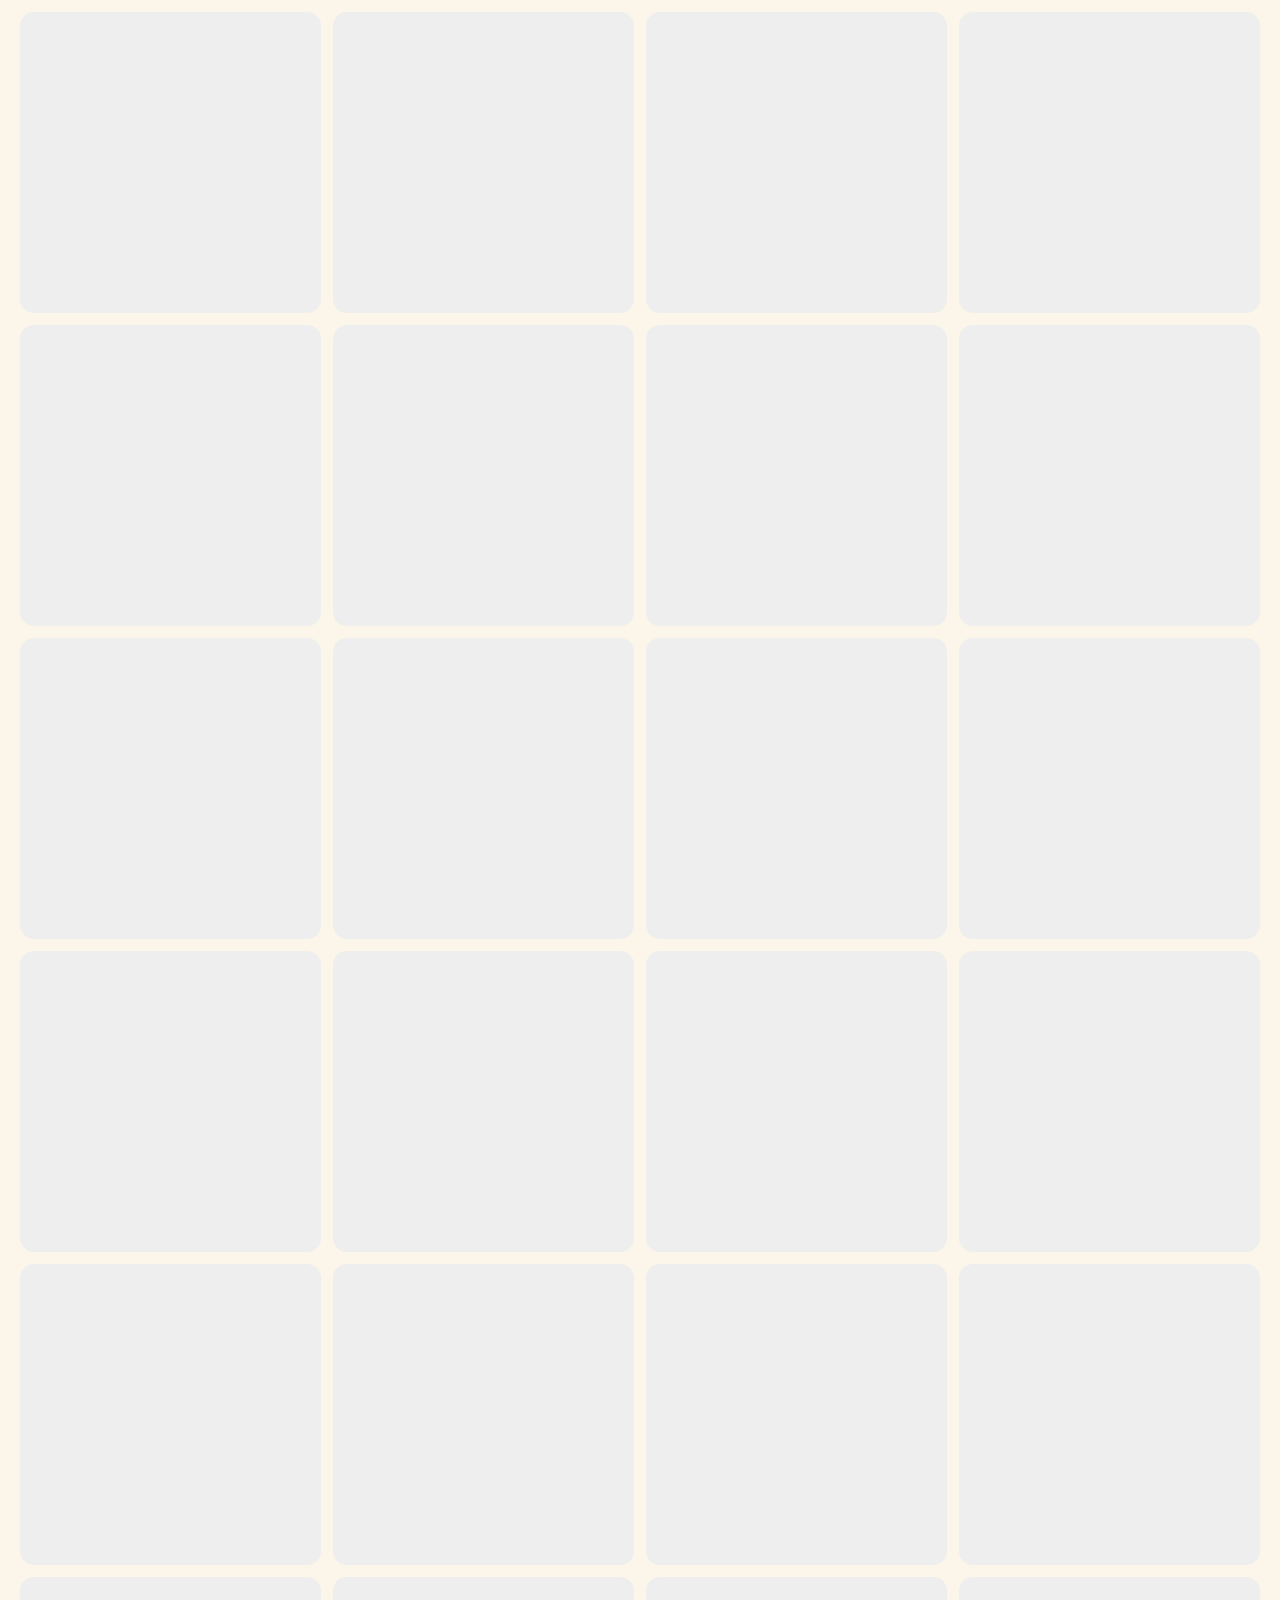
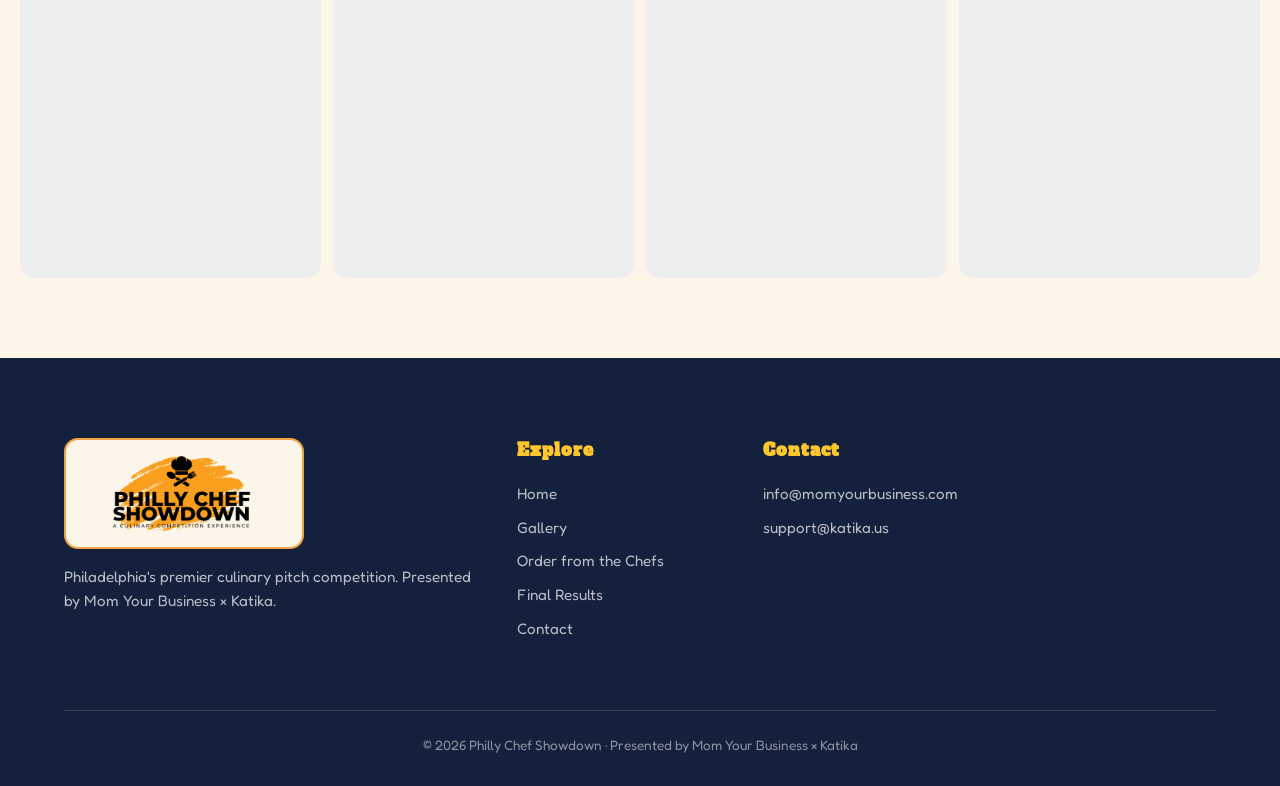
<file: gallery.html>
<!DOCTYPE html>
<html lang="en">
<head>
<meta charset="UTF-8"/>
<meta name="viewport" content="width=device-width, initial-scale=1.0"/>
<title>Gallery — Philly Chef Showdown</title>
<meta name="description" content="Photos from the Philly Chef Showdown Grand Finale."/>
<link rel="preconnect" href="https://fonts.googleapis.com"/>
<link rel="preconnect" href="https://fonts.gstatic.com" crossorigin/>
<link href="https://fonts.googleapis.com/css2?family=Alfa+Slab+One&family=Caveat+Brush&family=Fredoka:wght@400;500;600;700&family=Poppins:wght@400;500;600;700;800&display=swap" rel="stylesheet"/>
<link rel="stylesheet" href="styles.css?v=4"/>
<script>!function(f,b,e,v,n,t,s){if(f.fbq)return;n=f.fbq=function(){n.callMethod?n.callMethod.apply(n,arguments):n.queue.push(arguments)};if(!f._fbq)f._fbq=n;n.push=n;n.loaded=!0;n.version='2.0';n.queue=[];t=b.createElement(e);t.async=!0;t.src=v;s=b.getElementsByTagName(e)[0];s.parentNode.insertBefore(t,s)}(window,document,'script','https://connect.facebook.net/en_US/fbevents.js');fbq('init','2171466109974802');fbq('track','PageView');</script>

<style>
  .gal-hero{text-align:center;padding:60px 20px 30px;background:linear-gradient(180deg,#fff8ee,#fff);}
  .gal-hero h1{font-family:'Alfa Slab One',sans-serif;color:var(--navy);font-size:clamp(2.6rem,6vw,4rem);margin:0 0 14px;line-height:1;}
  .gal-hero p{color:#444;font-size:1.2rem;max-width:620px;margin:0 auto;}
  .gallery-wrap{max-width:1400px;margin:0 auto;padding:30px 20px 80px;}
  .gallery-grid-full{display:grid;grid-template-columns:repeat(auto-fit,minmax(260px,1fr));gap:12px;}
  .gal-tile{display:block;aspect-ratio:1/1;background-size:cover;background-position:center;background-color:#eee;border-radius:14px;overflow:hidden;transition:transform .2s;cursor:zoom-in;}
  .gal-tile:hover{transform:scale(1.03);}
  @media (max-width:640px){.gallery-grid-full{grid-template-columns:repeat(2,1fr);gap:8px;}}

  /* Lightbox */
  .lb-overlay{position:fixed;inset:0;background:rgba(0,0,0,.92);display:none;align-items:center;justify-content:center;z-index:9999;padding:20px;animation:lbFade .18s ease;}
  .lb-overlay.show{display:flex;}
  @keyframes lbFade{from{opacity:0;}to{opacity:1;}}
  .lb-img-wrap{max-width:95vw;max-height:88vh;display:flex;align-items:center;justify-content:center;position:relative;}
  .lb-img{max-width:100%;max-height:88vh;object-fit:contain;border-radius:8px;box-shadow:0 20px 60px rgba(0,0,0,.6);display:block;}
  .lb-spinner{position:absolute;color:#fff;font-size:1rem;opacity:.7;}
  .lb-btn{position:fixed;background:rgba(255,255,255,.12);border:none;color:#fff;font-size:2.2rem;width:58px;height:58px;border-radius:50%;cursor:pointer;display:flex;align-items:center;justify-content:center;transition:background .15s;line-height:1;z-index:10001;}
  .lb-btn:hover{background:rgba(255,255,255,.28);}
  .lb-close{top:20px;right:20px;}
  .lb-prev{left:20px;top:50%;transform:translateY(-50%);}
  .lb-next{right:20px;top:50%;transform:translateY(-50%);}
  .lb-count{position:fixed;bottom:22px;left:50%;transform:translateX(-50%);color:#fff;background:rgba(0,0,0,.5);padding:8px 18px;border-radius:30px;font-weight:600;font-size:.9rem;z-index:10001;}
  @media (max-width:640px){.lb-btn{width:48px;height:48px;font-size:1.6rem;}.lb-prev{left:8px;}.lb-next{right:8px;}}
</style>
</head>
<body>
<nav class="nav">
  <div class="nav-inner">
    <a href="index.html" class="logo" aria-label="Philly Chef Showdown home">
      <img src="logo.png" alt="Philly Chef Showdown" onerror="this.style.display='none';this.nextElementSibling.style.display='flex';" />
      <span class="logo-fallback" style="display:none;"><span>PHILLY CHEF SHOWDOWN</span><span class="sm">★ CULINARY COMPETITION ★</span></span>
    </a>
    <button class="menu-toggle" id="menuBtn" aria-label="Toggle menu" aria-expanded="false">☰</button>
    <ul class="nav-links" id="navLinks">
      <li><a href="index.html">Home</a></li>
      <li><a href="about.html">About</a></li>
      <li><a href="/gallery">Gallery</a></li>
      <li><a href="/order" class="cta" style="background:var(--red);">★ ORDER FROM THE CHEFS ★</a></li>
      <li><a href="sponsors.html">Sponsors</a></li>
      <li><a href="america250.html">America 250</a></li>
      <li><a href="/results">Final Results</a></li>
      <li><a href="contact.html">Contact</a></li>
    </ul>
  </div>
</nav>
<section class="gal-hero">
  <h1>The Showdown in Pictures</h1>
  <p>Food, flavor and community. Here's a look at the people and plates that made the 2026 Philly Chef Showdown unforgettable. Click any photo to enlarge.</p>
</section>
<div class="gallery-wrap">
  <div class="gallery-grid-full" id="galGrid">
    <a class="gal-tile" href="https://lh3.googleusercontent.com/d/1A5KixIFDQFocyx-gJGMYYusk8qnvGHG4=w1800" data-full="https://lh3.googleusercontent.com/d/1A5KixIFDQFocyx-gJGMYYusk8qnvGHG4=w1800" data-idx="0" style="background-image:url('https://lh3.googleusercontent.com/d/1A5KixIFDQFocyx-gJGMYYusk8qnvGHG4=w600')" aria-label="Open photo 1"></a><a class="gal-tile" href="https://lh3.googleusercontent.com/d/1oLRPpHWSN0hXR26WY_rCbNvHSSP6uNaN=w1800" data-full="https://lh3.googleusercontent.com/d/1oLRPpHWSN0hXR26WY_rCbNvHSSP6uNaN=w1800" data-idx="1" style="background-image:url('https://lh3.googleusercontent.com/d/1oLRPpHWSN0hXR26WY_rCbNvHSSP6uNaN=w600')" aria-label="Open photo 2"></a><a class="gal-tile" href="https://lh3.googleusercontent.com/d/1F9tDOwKzpy25uOZ2uW4tM07-M-rnxdd9=w1800" data-full="https://lh3.googleusercontent.com/d/1F9tDOwKzpy25uOZ2uW4tM07-M-rnxdd9=w1800" data-idx="2" style="background-image:url('https://lh3.googleusercontent.com/d/1F9tDOwKzpy25uOZ2uW4tM07-M-rnxdd9=w600')" aria-label="Open photo 3"></a><a class="gal-tile" href="https://lh3.googleusercontent.com/d/1nr_RwaKBEcNqg8bdPVOUllhGWaq7s2TV=w1800" data-full="https://lh3.googleusercontent.com/d/1nr_RwaKBEcNqg8bdPVOUllhGWaq7s2TV=w1800" data-idx="3" style="background-image:url('https://lh3.googleusercontent.com/d/1nr_RwaKBEcNqg8bdPVOUllhGWaq7s2TV=w600')" aria-label="Open photo 4"></a><a class="gal-tile" href="https://lh3.googleusercontent.com/d/1-679ehIrTYp8P2DDV8JTPItVWV1KJnUF=w1800" data-full="https://lh3.googleusercontent.com/d/1-679ehIrTYp8P2DDV8JTPItVWV1KJnUF=w1800" data-idx="4" style="background-image:url('https://lh3.googleusercontent.com/d/1-679ehIrTYp8P2DDV8JTPItVWV1KJnUF=w600')" aria-label="Open photo 5"></a><a class="gal-tile" href="https://lh3.googleusercontent.com/d/1YxLSsdip_c8G4tWp6XoygO8mrxUb0McZ=w1800" data-full="https://lh3.googleusercontent.com/d/1YxLSsdip_c8G4tWp6XoygO8mrxUb0McZ=w1800" data-idx="5" style="background-image:url('https://lh3.googleusercontent.com/d/1YxLSsdip_c8G4tWp6XoygO8mrxUb0McZ=w600')" aria-label="Open photo 6"></a><a class="gal-tile" href="https://lh3.googleusercontent.com/d/1xPw5jOmLsFjcxxBueY2v_u74wscYXkwg=w1800" data-full="https://lh3.googleusercontent.com/d/1xPw5jOmLsFjcxxBueY2v_u74wscYXkwg=w1800" data-idx="6" style="background-image:url('https://lh3.googleusercontent.com/d/1xPw5jOmLsFjcxxBueY2v_u74wscYXkwg=w600')" aria-label="Open photo 7"></a><a class="gal-tile" href="https://lh3.googleusercontent.com/d/1sgDvq7B-9yRdn_OpdzdJX8DFAEILQOcT=w1800" data-full="https://lh3.googleusercontent.com/d/1sgDvq7B-9yRdn_OpdzdJX8DFAEILQOcT=w1800" data-idx="7" style="background-image:url('https://lh3.googleusercontent.com/d/1sgDvq7B-9yRdn_OpdzdJX8DFAEILQOcT=w600')" aria-label="Open photo 8"></a><a class="gal-tile" href="https://lh3.googleusercontent.com/d/1JjrfjAofnriYDladLE-drZ7kDvfk6ESO=w1800" data-full="https://lh3.googleusercontent.com/d/1JjrfjAofnriYDladLE-drZ7kDvfk6ESO=w1800" data-idx="8" style="background-image:url('https://lh3.googleusercontent.com/d/1JjrfjAofnriYDladLE-drZ7kDvfk6ESO=w600')" aria-label="Open photo 9"></a><a class="gal-tile" href="https://lh3.googleusercontent.com/d/1pFPMzLQyd1MpAJpom-9K8WsSIieSBBBC=w1800" data-full="https://lh3.googleusercontent.com/d/1pFPMzLQyd1MpAJpom-9K8WsSIieSBBBC=w1800" data-idx="9" style="background-image:url('https://lh3.googleusercontent.com/d/1pFPMzLQyd1MpAJpom-9K8WsSIieSBBBC=w600')" aria-label="Open photo 10"></a><a class="gal-tile" href="https://lh3.googleusercontent.com/d/1qAjPvNyi34UHSuQktqktZh8ED2Os18TL=w1800" data-full="https://lh3.googleusercontent.com/d/1qAjPvNyi34UHSuQktqktZh8ED2Os18TL=w1800" data-idx="10" style="background-image:url('https://lh3.googleusercontent.com/d/1qAjPvNyi34UHSuQktqktZh8ED2Os18TL=w600')" aria-label="Open photo 11"></a><a class="gal-tile" href="https://lh3.googleusercontent.com/d/1_qTgZXqmDGUYGvSjVAgfwAK2zrph1HsF=w1800" data-full="https://lh3.googleusercontent.com/d/1_qTgZXqmDGUYGvSjVAgfwAK2zrph1HsF=w1800" data-idx="11" style="background-image:url('https://lh3.googleusercontent.com/d/1_qTgZXqmDGUYGvSjVAgfwAK2zrph1HsF=w600')" aria-label="Open photo 12"></a><a class="gal-tile" href="https://lh3.googleusercontent.com/d/1Zow423ZLb58mImtsPk_Tm_LE891x_VPz=w1800" data-full="https://lh3.googleusercontent.com/d/1Zow423ZLb58mImtsPk_Tm_LE891x_VPz=w1800" data-idx="12" style="background-image:url('https://lh3.googleusercontent.com/d/1Zow423ZLb58mImtsPk_Tm_LE891x_VPz=w600')" aria-label="Open photo 13"></a><a class="gal-tile" href="https://lh3.googleusercontent.com/d/1TOftc1kVxnPxpiNZh06WngU3YnU-Rewm=w1800" data-full="https://lh3.googleusercontent.com/d/1TOftc1kVxnPxpiNZh06WngU3YnU-Rewm=w1800" data-idx="13" style="background-image:url('https://lh3.googleusercontent.com/d/1TOftc1kVxnPxpiNZh06WngU3YnU-Rewm=w600')" aria-label="Open photo 14"></a><a class="gal-tile" href="https://lh3.googleusercontent.com/d/1O1MR1JoAqKGauvxITtEGeMEz9ejCJcmA=w1800" data-full="https://lh3.googleusercontent.com/d/1O1MR1JoAqKGauvxITtEGeMEz9ejCJcmA=w1800" data-idx="14" style="background-image:url('https://lh3.googleusercontent.com/d/1O1MR1JoAqKGauvxITtEGeMEz9ejCJcmA=w600')" aria-label="Open photo 15"></a><a class="gal-tile" href="https://lh3.googleusercontent.com/d/1thMIY7J-tI-56M4aNxRaTFROnl9P9dL_=w1800" data-full="https://lh3.googleusercontent.com/d/1thMIY7J-tI-56M4aNxRaTFROnl9P9dL_=w1800" data-idx="15" style="background-image:url('https://lh3.googleusercontent.com/d/1thMIY7J-tI-56M4aNxRaTFROnl9P9dL_=w600')" aria-label="Open photo 16"></a><a class="gal-tile" href="https://lh3.googleusercontent.com/d/1LQEe_aKwjcgdyy7ZGsPVvAgfWfljpE2W=w1800" data-full="https://lh3.googleusercontent.com/d/1LQEe_aKwjcgdyy7ZGsPVvAgfWfljpE2W=w1800" data-idx="16" style="background-image:url('https://lh3.googleusercontent.com/d/1LQEe_aKwjcgdyy7ZGsPVvAgfWfljpE2W=w600')" aria-label="Open photo 17"></a><a class="gal-tile" href="https://lh3.googleusercontent.com/d/1J_fC24k3Dr32VZ4kdbl6Q7H6R2KIOc1_=w1800" data-full="https://lh3.googleusercontent.com/d/1J_fC24k3Dr32VZ4kdbl6Q7H6R2KIOc1_=w1800" data-idx="17" style="background-image:url('https://lh3.googleusercontent.com/d/1J_fC24k3Dr32VZ4kdbl6Q7H6R2KIOc1_=w600')" aria-label="Open photo 18"></a><a class="gal-tile" href="https://lh3.googleusercontent.com/d/1fVsXreSxqjWzTjfi_xdPA7UBsO-4Y8tl=w1800" data-full="https://lh3.googleusercontent.com/d/1fVsXreSxqjWzTjfi_xdPA7UBsO-4Y8tl=w1800" data-idx="18" style="background-image:url('https://lh3.googleusercontent.com/d/1fVsXreSxqjWzTjfi_xdPA7UBsO-4Y8tl=w600')" aria-label="Open photo 19"></a><a class="gal-tile" href="https://lh3.googleusercontent.com/d/1xZ_hcGfTGuioS7eCpIcJtOxXrcFDEfmW=w1800" data-full="https://lh3.googleusercontent.com/d/1xZ_hcGfTGuioS7eCpIcJtOxXrcFDEfmW=w1800" data-idx="19" style="background-image:url('https://lh3.googleusercontent.com/d/1xZ_hcGfTGuioS7eCpIcJtOxXrcFDEfmW=w600')" aria-label="Open photo 20"></a><a class="gal-tile" href="https://lh3.googleusercontent.com/d/1aIkr2QemX4ABGxMYgzrqqefS8S6THZVb=w1800" data-full="https://lh3.googleusercontent.com/d/1aIkr2QemX4ABGxMYgzrqqefS8S6THZVb=w1800" data-idx="20" style="background-image:url('https://lh3.googleusercontent.com/d/1aIkr2QemX4ABGxMYgzrqqefS8S6THZVb=w600')" aria-label="Open photo 21"></a><a class="gal-tile" href="https://lh3.googleusercontent.com/d/1P_suP2z1JgNCx11w5fASxLY7Iqf0hQni=w1800" data-full="https://lh3.googleusercontent.com/d/1P_suP2z1JgNCx11w5fASxLY7Iqf0hQni=w1800" data-idx="21" style="background-image:url('https://lh3.googleusercontent.com/d/1P_suP2z1JgNCx11w5fASxLY7Iqf0hQni=w600')" aria-label="Open photo 22"></a><a class="gal-tile" href="https://lh3.googleusercontent.com/d/1ZIWulbHGCz4N4CWgzvdGzNj8Xew02Npz=w1800" data-full="https://lh3.googleusercontent.com/d/1ZIWulbHGCz4N4CWgzvdGzNj8Xew02Npz=w1800" data-idx="22" style="background-image:url('https://lh3.googleusercontent.com/d/1ZIWulbHGCz4N4CWgzvdGzNj8Xew02Npz=w600')" aria-label="Open photo 23"></a><a class="gal-tile" href="https://lh3.googleusercontent.com/d/1lzTiIMqeuHb69pAGBzGMpBKYG8uW4dG-=w1800" data-full="https://lh3.googleusercontent.com/d/1lzTiIMqeuHb69pAGBzGMpBKYG8uW4dG-=w1800" data-idx="23" style="background-image:url('https://lh3.googleusercontent.com/d/1lzTiIMqeuHb69pAGBzGMpBKYG8uW4dG-=w600')" aria-label="Open photo 24"></a><a class="gal-tile" href="https://lh3.googleusercontent.com/d/1XuZpaKl32CdUYjqs7k5D4SJXfa5QBX5Q=w1800" data-full="https://lh3.googleusercontent.com/d/1XuZpaKl32CdUYjqs7k5D4SJXfa5QBX5Q=w1800" data-idx="24" style="background-image:url('https://lh3.googleusercontent.com/d/1XuZpaKl32CdUYjqs7k5D4SJXfa5QBX5Q=w600')" aria-label="Open photo 25"></a><a class="gal-tile" href="https://lh3.googleusercontent.com/d/1YuKjhlsH8JQxzcteWTRy2tTIm-cZd8Cs=w1800" data-full="https://lh3.googleusercontent.com/d/1YuKjhlsH8JQxzcteWTRy2tTIm-cZd8Cs=w1800" data-idx="25" style="background-image:url('https://lh3.googleusercontent.com/d/1YuKjhlsH8JQxzcteWTRy2tTIm-cZd8Cs=w600')" aria-label="Open photo 26"></a><a class="gal-tile" href="https://lh3.googleusercontent.com/d/1fGuZaJKQVthvxtkrDEI3OTzBpDKbt2gn=w1800" data-full="https://lh3.googleusercontent.com/d/1fGuZaJKQVthvxtkrDEI3OTzBpDKbt2gn=w1800" data-idx="26" style="background-image:url('https://lh3.googleusercontent.com/d/1fGuZaJKQVthvxtkrDEI3OTzBpDKbt2gn=w600')" aria-label="Open photo 27"></a><a class="gal-tile" href="https://lh3.googleusercontent.com/d/1F4dJNDxknlaywk4dU2K0keEvytpVwoqG=w1800" data-full="https://lh3.googleusercontent.com/d/1F4dJNDxknlaywk4dU2K0keEvytpVwoqG=w1800" data-idx="27" style="background-image:url('https://lh3.googleusercontent.com/d/1F4dJNDxknlaywk4dU2K0keEvytpVwoqG=w600')" aria-label="Open photo 28"></a><a class="gal-tile" href="https://lh3.googleusercontent.com/d/1S8pYdSv8wN6hpmPzc0kZN21bHWoEAmHV=w1800" data-full="https://lh3.googleusercontent.com/d/1S8pYdSv8wN6hpmPzc0kZN21bHWoEAmHV=w1800" data-idx="28" style="background-image:url('https://lh3.googleusercontent.com/d/1S8pYdSv8wN6hpmPzc0kZN21bHWoEAmHV=w600')" aria-label="Open photo 29"></a><a class="gal-tile" href="https://lh3.googleusercontent.com/d/11ELIxSdCOumk0bNYCh2sY-6Azb5FNG1N=w1800" data-full="https://lh3.googleusercontent.com/d/11ELIxSdCOumk0bNYCh2sY-6Azb5FNG1N=w1800" data-idx="29" style="background-image:url('https://lh3.googleusercontent.com/d/11ELIxSdCOumk0bNYCh2sY-6Azb5FNG1N=w600')" aria-label="Open photo 30"></a><a class="gal-tile" href="https://lh3.googleusercontent.com/d/1wN68naSynQRipQtUxRLr-bKTiCZ9IvCr=w1800" data-full="https://lh3.googleusercontent.com/d/1wN68naSynQRipQtUxRLr-bKTiCZ9IvCr=w1800" data-idx="30" style="background-image:url('https://lh3.googleusercontent.com/d/1wN68naSynQRipQtUxRLr-bKTiCZ9IvCr=w600')" aria-label="Open photo 31"></a><a class="gal-tile" href="https://lh3.googleusercontent.com/d/1zlXA6ZFXnNV8AGbf-5FPAaoaTbtA_BQm=w1800" data-full="https://lh3.googleusercontent.com/d/1zlXA6ZFXnNV8AGbf-5FPAaoaTbtA_BQm=w1800" data-idx="31" style="background-image:url('https://lh3.googleusercontent.com/d/1zlXA6ZFXnNV8AGbf-5FPAaoaTbtA_BQm=w600')" aria-label="Open photo 32"></a><a class="gal-tile" href="https://lh3.googleusercontent.com/d/1WcZeiWLIRdE6v7X7tVdam2Jbgip5olQa=w1800" data-full="https://lh3.googleusercontent.com/d/1WcZeiWLIRdE6v7X7tVdam2Jbgip5olQa=w1800" data-idx="32" style="background-image:url('https://lh3.googleusercontent.com/d/1WcZeiWLIRdE6v7X7tVdam2Jbgip5olQa=w600')" aria-label="Open photo 33"></a><a class="gal-tile" href="https://lh3.googleusercontent.com/d/15aRKUsqPc8d0j3VFCTevXall4pBHD4VF=w1800" data-full="https://lh3.googleusercontent.com/d/15aRKUsqPc8d0j3VFCTevXall4pBHD4VF=w1800" data-idx="33" style="background-image:url('https://lh3.googleusercontent.com/d/15aRKUsqPc8d0j3VFCTevXall4pBHD4VF=w600')" aria-label="Open photo 34"></a><a class="gal-tile" href="https://lh3.googleusercontent.com/d/1lObqE_3J4VR7fEN1vviNOMeBHy1DMq4a=w1800" data-full="https://lh3.googleusercontent.com/d/1lObqE_3J4VR7fEN1vviNOMeBHy1DMq4a=w1800" data-idx="34" style="background-image:url('https://lh3.googleusercontent.com/d/1lObqE_3J4VR7fEN1vviNOMeBHy1DMq4a=w600')" aria-label="Open photo 35"></a><a class="gal-tile" href="https://lh3.googleusercontent.com/d/10Z9XuZhsACqqsWpLiYC0Ci7ZvNsOAG3J=w1800" data-full="https://lh3.googleusercontent.com/d/10Z9XuZhsACqqsWpLiYC0Ci7ZvNsOAG3J=w1800" data-idx="35" style="background-image:url('https://lh3.googleusercontent.com/d/10Z9XuZhsACqqsWpLiYC0Ci7ZvNsOAG3J=w600')" aria-label="Open photo 36"></a><a class="gal-tile" href="https://lh3.googleusercontent.com/d/1YJFgU6RvR1U5ZgHaB-YM1vOKEEXL1m2U=w1800" data-full="https://lh3.googleusercontent.com/d/1YJFgU6RvR1U5ZgHaB-YM1vOKEEXL1m2U=w1800" data-idx="36" style="background-image:url('https://lh3.googleusercontent.com/d/1YJFgU6RvR1U5ZgHaB-YM1vOKEEXL1m2U=w600')" aria-label="Open photo 37"></a><a class="gal-tile" href="https://lh3.googleusercontent.com/d/1_lwr12fHRofYLs88Cy47NBqkYNGxexNt=w1800" data-full="https://lh3.googleusercontent.com/d/1_lwr12fHRofYLs88Cy47NBqkYNGxexNt=w1800" data-idx="37" style="background-image:url('https://lh3.googleusercontent.com/d/1_lwr12fHRofYLs88Cy47NBqkYNGxexNt=w600')" aria-label="Open photo 38"></a><a class="gal-tile" href="https://lh3.googleusercontent.com/d/1G2hoCixFrj8njt5yeG3TO5ieg7ZMfoK6=w1800" data-full="https://lh3.googleusercontent.com/d/1G2hoCixFrj8njt5yeG3TO5ieg7ZMfoK6=w1800" data-idx="38" style="background-image:url('https://lh3.googleusercontent.com/d/1G2hoCixFrj8njt5yeG3TO5ieg7ZMfoK6=w600')" aria-label="Open photo 39"></a><a class="gal-tile" href="https://lh3.googleusercontent.com/d/1aS5Ysy-5h19yWzUpF0YQ5kQyuhVxFEKI=w1800" data-full="https://lh3.googleusercontent.com/d/1aS5Ysy-5h19yWzUpF0YQ5kQyuhVxFEKI=w1800" data-idx="39" style="background-image:url('https://lh3.googleusercontent.com/d/1aS5Ysy-5h19yWzUpF0YQ5kQyuhVxFEKI=w600')" aria-label="Open photo 40"></a><a class="gal-tile" href="https://lh3.googleusercontent.com/d/1ITZsHHw5sIsC3ddMA7m91fy47y_XustF=w1800" data-full="https://lh3.googleusercontent.com/d/1ITZsHHw5sIsC3ddMA7m91fy47y_XustF=w1800" data-idx="40" style="background-image:url('https://lh3.googleusercontent.com/d/1ITZsHHw5sIsC3ddMA7m91fy47y_XustF=w600')" aria-label="Open photo 41"></a><a class="gal-tile" href="https://lh3.googleusercontent.com/d/1-LtkyyXQ5bqhgaRHOwyWlRy7XAholHzw=w1800" data-full="https://lh3.googleusercontent.com/d/1-LtkyyXQ5bqhgaRHOwyWlRy7XAholHzw=w1800" data-idx="41" style="background-image:url('https://lh3.googleusercontent.com/d/1-LtkyyXQ5bqhgaRHOwyWlRy7XAholHzw=w600')" aria-label="Open photo 42"></a><a class="gal-tile" href="https://lh3.googleusercontent.com/d/1vEpWIZg-ZdP2UAztcK2uKRcQWOJcZqZ3=w1800" data-full="https://lh3.googleusercontent.com/d/1vEpWIZg-ZdP2UAztcK2uKRcQWOJcZqZ3=w1800" data-idx="42" style="background-image:url('https://lh3.googleusercontent.com/d/1vEpWIZg-ZdP2UAztcK2uKRcQWOJcZqZ3=w600')" aria-label="Open photo 43"></a><a class="gal-tile" href="https://lh3.googleusercontent.com/d/1ATnDKxd4dIkaMPSmZF2lZf8EXPbWDxKC=w1800" data-full="https://lh3.googleusercontent.com/d/1ATnDKxd4dIkaMPSmZF2lZf8EXPbWDxKC=w1800" data-idx="43" style="background-image:url('https://lh3.googleusercontent.com/d/1ATnDKxd4dIkaMPSmZF2lZf8EXPbWDxKC=w600')" aria-label="Open photo 44"></a><a class="gal-tile" href="https://lh3.googleusercontent.com/d/1kcWr098AVn54TIJdUUdnbw3kMjWTEt6U=w1800" data-full="https://lh3.googleusercontent.com/d/1kcWr098AVn54TIJdUUdnbw3kMjWTEt6U=w1800" data-idx="44" style="background-image:url('https://lh3.googleusercontent.com/d/1kcWr098AVn54TIJdUUdnbw3kMjWTEt6U=w600')" aria-label="Open photo 45"></a><a class="gal-tile" href="https://lh3.googleusercontent.com/d/1Uxxh7DThFJ1iwquIe3uhOskakCEuEK-B=w1800" data-full="https://lh3.googleusercontent.com/d/1Uxxh7DThFJ1iwquIe3uhOskakCEuEK-B=w1800" data-idx="45" style="background-image:url('https://lh3.googleusercontent.com/d/1Uxxh7DThFJ1iwquIe3uhOskakCEuEK-B=w600')" aria-label="Open photo 46"></a><a class="gal-tile" href="https://lh3.googleusercontent.com/d/1gKJRP5WLy2p1BBltVhJX33juNwfmrLJZ=w1800" data-full="https://lh3.googleusercontent.com/d/1gKJRP5WLy2p1BBltVhJX33juNwfmrLJZ=w1800" data-idx="46" style="background-image:url('https://lh3.googleusercontent.com/d/1gKJRP5WLy2p1BBltVhJX33juNwfmrLJZ=w600')" aria-label="Open photo 47"></a><a class="gal-tile" href="https://lh3.googleusercontent.com/d/1yvYynf8lrwHLbUlpAognFXKi4lk5wB8N=w1800" data-full="https://lh3.googleusercontent.com/d/1yvYynf8lrwHLbUlpAognFXKi4lk5wB8N=w1800" data-idx="47" style="background-image:url('https://lh3.googleusercontent.com/d/1yvYynf8lrwHLbUlpAognFXKi4lk5wB8N=w600')" aria-label="Open photo 48"></a><a class="gal-tile" href="https://lh3.googleusercontent.com/d/1GsGmCiMNI1RA8WGTJGLIdqERenVDHEkZ=w1800" data-full="https://lh3.googleusercontent.com/d/1GsGmCiMNI1RA8WGTJGLIdqERenVDHEkZ=w1800" data-idx="48" style="background-image:url('https://lh3.googleusercontent.com/d/1GsGmCiMNI1RA8WGTJGLIdqERenVDHEkZ=w600')" aria-label="Open photo 49"></a><a class="gal-tile" href="https://lh3.googleusercontent.com/d/1AolbMtjwpgB6N-Ybr3ZIdegxCoG_NieM=w1800" data-full="https://lh3.googleusercontent.com/d/1AolbMtjwpgB6N-Ybr3ZIdegxCoG_NieM=w1800" data-idx="49" style="background-image:url('https://lh3.googleusercontent.com/d/1AolbMtjwpgB6N-Ybr3ZIdegxCoG_NieM=w600')" aria-label="Open photo 50"></a><a class="gal-tile" href="https://lh3.googleusercontent.com/d/1AWA7tIrXMKoq5c75tA0xMjBanbhY2m7W=w1800" data-full="https://lh3.googleusercontent.com/d/1AWA7tIrXMKoq5c75tA0xMjBanbhY2m7W=w1800" data-idx="50" style="background-image:url('https://lh3.googleusercontent.com/d/1AWA7tIrXMKoq5c75tA0xMjBanbhY2m7W=w600')" aria-label="Open photo 51"></a><a class="gal-tile" href="https://lh3.googleusercontent.com/d/1KfCsWjUNq6n8hUOck7wIsBXNcpQ3Us_0=w1800" data-full="https://lh3.googleusercontent.com/d/1KfCsWjUNq6n8hUOck7wIsBXNcpQ3Us_0=w1800" data-idx="51" style="background-image:url('https://lh3.googleusercontent.com/d/1KfCsWjUNq6n8hUOck7wIsBXNcpQ3Us_0=w600')" aria-label="Open photo 52"></a><a class="gal-tile" href="https://lh3.googleusercontent.com/d/16EJSJvi_2k8fLMPyOpP9x2Hkrib-yxTU=w1800" data-full="https://lh3.googleusercontent.com/d/16EJSJvi_2k8fLMPyOpP9x2Hkrib-yxTU=w1800" data-idx="52" style="background-image:url('https://lh3.googleusercontent.com/d/16EJSJvi_2k8fLMPyOpP9x2Hkrib-yxTU=w600')" aria-label="Open photo 53"></a><a class="gal-tile" href="https://lh3.googleusercontent.com/d/1JXBeOY9GbEP_yHGy17AAi9Rydhbjt5mJ=w1800" data-full="https://lh3.googleusercontent.com/d/1JXBeOY9GbEP_yHGy17AAi9Rydhbjt5mJ=w1800" data-idx="53" style="background-image:url('https://lh3.googleusercontent.com/d/1JXBeOY9GbEP_yHGy17AAi9Rydhbjt5mJ=w600')" aria-label="Open photo 54"></a><a class="gal-tile" href="https://lh3.googleusercontent.com/d/1VpDmoPbjbQugeHyX_nME7h0ZnlDxrGQb=w1800" data-full="https://lh3.googleusercontent.com/d/1VpDmoPbjbQugeHyX_nME7h0ZnlDxrGQb=w1800" data-idx="54" style="background-image:url('https://lh3.googleusercontent.com/d/1VpDmoPbjbQugeHyX_nME7h0ZnlDxrGQb=w600')" aria-label="Open photo 55"></a><a class="gal-tile" href="https://lh3.googleusercontent.com/d/1bejN1ZVcekwEkN43oPfY_UqTD1CBLXrD=w1800" data-full="https://lh3.googleusercontent.com/d/1bejN1ZVcekwEkN43oPfY_UqTD1CBLXrD=w1800" data-idx="55" style="background-image:url('https://lh3.googleusercontent.com/d/1bejN1ZVcekwEkN43oPfY_UqTD1CBLXrD=w600')" aria-label="Open photo 56"></a><a class="gal-tile" href="https://lh3.googleusercontent.com/d/1VVdUIvCudnnlioDbggC0XUqV1UB9pUkO=w1800" data-full="https://lh3.googleusercontent.com/d/1VVdUIvCudnnlioDbggC0XUqV1UB9pUkO=w1800" data-idx="56" style="background-image:url('https://lh3.googleusercontent.com/d/1VVdUIvCudnnlioDbggC0XUqV1UB9pUkO=w600')" aria-label="Open photo 57"></a><a class="gal-tile" href="https://lh3.googleusercontent.com/d/14gWvh5rXDng5HfaqEfVdXTirotvm4CuB=w1800" data-full="https://lh3.googleusercontent.com/d/14gWvh5rXDng5HfaqEfVdXTirotvm4CuB=w1800" data-idx="57" style="background-image:url('https://lh3.googleusercontent.com/d/14gWvh5rXDng5HfaqEfVdXTirotvm4CuB=w600')" aria-label="Open photo 58"></a><a class="gal-tile" href="https://lh3.googleusercontent.com/d/1Zmby_vFv98xbz5Wvdvna_b0MUBlD6Ryw=w1800" data-full="https://lh3.googleusercontent.com/d/1Zmby_vFv98xbz5Wvdvna_b0MUBlD6Ryw=w1800" data-idx="58" style="background-image:url('https://lh3.googleusercontent.com/d/1Zmby_vFv98xbz5Wvdvna_b0MUBlD6Ryw=w600')" aria-label="Open photo 59"></a><a class="gal-tile" href="https://lh3.googleusercontent.com/d/1tl29mqm3uBbZYUe85bmvLih9XnVQylR8=w1800" data-full="https://lh3.googleusercontent.com/d/1tl29mqm3uBbZYUe85bmvLih9XnVQylR8=w1800" data-idx="59" style="background-image:url('https://lh3.googleusercontent.com/d/1tl29mqm3uBbZYUe85bmvLih9XnVQylR8=w600')" aria-label="Open photo 60"></a>
  </div>
</div>

<!-- Lightbox -->
<div class="lb-overlay" id="lbOverlay" role="dialog" aria-label="Photo viewer" aria-modal="true">
  <button class="lb-btn lb-close" id="lbClose" aria-label="Close">×</button>
  <button class="lb-btn lb-prev" id="lbPrev" aria-label="Previous photo">‹</button>
  <button class="lb-btn lb-next" id="lbNext" aria-label="Next photo">›</button>
  <div class="lb-img-wrap">
    <span class="lb-spinner" id="lbSpinner">Loading…</span>
    <img class="lb-img" id="lbImg" alt="" />
  </div>
  <div class="lb-count" id="lbCount"></div>
</div>

<script>
  (function(){
    const urls = ["https://lh3.googleusercontent.com/d/1A5KixIFDQFocyx-gJGMYYusk8qnvGHG4=w1800", "https://lh3.googleusercontent.com/d/1oLRPpHWSN0hXR26WY_rCbNvHSSP6uNaN=w1800", "https://lh3.googleusercontent.com/d/1F9tDOwKzpy25uOZ2uW4tM07-M-rnxdd9=w1800", "https://lh3.googleusercontent.com/d/1nr_RwaKBEcNqg8bdPVOUllhGWaq7s2TV=w1800", "https://lh3.googleusercontent.com/d/1-679ehIrTYp8P2DDV8JTPItVWV1KJnUF=w1800", "https://lh3.googleusercontent.com/d/1YxLSsdip_c8G4tWp6XoygO8mrxUb0McZ=w1800", "https://lh3.googleusercontent.com/d/1xPw5jOmLsFjcxxBueY2v_u74wscYXkwg=w1800", "https://lh3.googleusercontent.com/d/1sgDvq7B-9yRdn_OpdzdJX8DFAEILQOcT=w1800", "https://lh3.googleusercontent.com/d/1JjrfjAofnriYDladLE-drZ7kDvfk6ESO=w1800", "https://lh3.googleusercontent.com/d/1pFPMzLQyd1MpAJpom-9K8WsSIieSBBBC=w1800", "https://lh3.googleusercontent.com/d/1qAjPvNyi34UHSuQktqktZh8ED2Os18TL=w1800", "https://lh3.googleusercontent.com/d/1_qTgZXqmDGUYGvSjVAgfwAK2zrph1HsF=w1800", "https://lh3.googleusercontent.com/d/1Zow423ZLb58mImtsPk_Tm_LE891x_VPz=w1800", "https://lh3.googleusercontent.com/d/1TOftc1kVxnPxpiNZh06WngU3YnU-Rewm=w1800", "https://lh3.googleusercontent.com/d/1O1MR1JoAqKGauvxITtEGeMEz9ejCJcmA=w1800", "https://lh3.googleusercontent.com/d/1thMIY7J-tI-56M4aNxRaTFROnl9P9dL_=w1800", "https://lh3.googleusercontent.com/d/1LQEe_aKwjcgdyy7ZGsPVvAgfWfljpE2W=w1800", "https://lh3.googleusercontent.com/d/1J_fC24k3Dr32VZ4kdbl6Q7H6R2KIOc1_=w1800", "https://lh3.googleusercontent.com/d/1fVsXreSxqjWzTjfi_xdPA7UBsO-4Y8tl=w1800", "https://lh3.googleusercontent.com/d/1xZ_hcGfTGuioS7eCpIcJtOxXrcFDEfmW=w1800", "https://lh3.googleusercontent.com/d/1aIkr2QemX4ABGxMYgzrqqefS8S6THZVb=w1800", "https://lh3.googleusercontent.com/d/1P_suP2z1JgNCx11w5fASxLY7Iqf0hQni=w1800", "https://lh3.googleusercontent.com/d/1ZIWulbHGCz4N4CWgzvdGzNj8Xew02Npz=w1800", "https://lh3.googleusercontent.com/d/1lzTiIMqeuHb69pAGBzGMpBKYG8uW4dG-=w1800", "https://lh3.googleusercontent.com/d/1XuZpaKl32CdUYjqs7k5D4SJXfa5QBX5Q=w1800", "https://lh3.googleusercontent.com/d/1YuKjhlsH8JQxzcteWTRy2tTIm-cZd8Cs=w1800", "https://lh3.googleusercontent.com/d/1fGuZaJKQVthvxtkrDEI3OTzBpDKbt2gn=w1800", "https://lh3.googleusercontent.com/d/1F4dJNDxknlaywk4dU2K0keEvytpVwoqG=w1800", "https://lh3.googleusercontent.com/d/1S8pYdSv8wN6hpmPzc0kZN21bHWoEAmHV=w1800", "https://lh3.googleusercontent.com/d/11ELIxSdCOumk0bNYCh2sY-6Azb5FNG1N=w1800", "https://lh3.googleusercontent.com/d/1wN68naSynQRipQtUxRLr-bKTiCZ9IvCr=w1800", "https://lh3.googleusercontent.com/d/1zlXA6ZFXnNV8AGbf-5FPAaoaTbtA_BQm=w1800", "https://lh3.googleusercontent.com/d/1WcZeiWLIRdE6v7X7tVdam2Jbgip5olQa=w1800", "https://lh3.googleusercontent.com/d/15aRKUsqPc8d0j3VFCTevXall4pBHD4VF=w1800", "https://lh3.googleusercontent.com/d/1lObqE_3J4VR7fEN1vviNOMeBHy1DMq4a=w1800", "https://lh3.googleusercontent.com/d/10Z9XuZhsACqqsWpLiYC0Ci7ZvNsOAG3J=w1800", "https://lh3.googleusercontent.com/d/1YJFgU6RvR1U5ZgHaB-YM1vOKEEXL1m2U=w1800", "https://lh3.googleusercontent.com/d/1_lwr12fHRofYLs88Cy47NBqkYNGxexNt=w1800", "https://lh3.googleusercontent.com/d/1G2hoCixFrj8njt5yeG3TO5ieg7ZMfoK6=w1800", "https://lh3.googleusercontent.com/d/1aS5Ysy-5h19yWzUpF0YQ5kQyuhVxFEKI=w1800", "https://lh3.googleusercontent.com/d/1ITZsHHw5sIsC3ddMA7m91fy47y_XustF=w1800", "https://lh3.googleusercontent.com/d/1-LtkyyXQ5bqhgaRHOwyWlRy7XAholHzw=w1800", "https://lh3.googleusercontent.com/d/1vEpWIZg-ZdP2UAztcK2uKRcQWOJcZqZ3=w1800", "https://lh3.googleusercontent.com/d/1ATnDKxd4dIkaMPSmZF2lZf8EXPbWDxKC=w1800", "https://lh3.googleusercontent.com/d/1kcWr098AVn54TIJdUUdnbw3kMjWTEt6U=w1800", "https://lh3.googleusercontent.com/d/1Uxxh7DThFJ1iwquIe3uhOskakCEuEK-B=w1800", "https://lh3.googleusercontent.com/d/1gKJRP5WLy2p1BBltVhJX33juNwfmrLJZ=w1800", "https://lh3.googleusercontent.com/d/1yvYynf8lrwHLbUlpAognFXKi4lk5wB8N=w1800", "https://lh3.googleusercontent.com/d/1GsGmCiMNI1RA8WGTJGLIdqERenVDHEkZ=w1800", "https://lh3.googleusercontent.com/d/1AolbMtjwpgB6N-Ybr3ZIdegxCoG_NieM=w1800", "https://lh3.googleusercontent.com/d/1AWA7tIrXMKoq5c75tA0xMjBanbhY2m7W=w1800", "https://lh3.googleusercontent.com/d/1KfCsWjUNq6n8hUOck7wIsBXNcpQ3Us_0=w1800", "https://lh3.googleusercontent.com/d/16EJSJvi_2k8fLMPyOpP9x2Hkrib-yxTU=w1800", "https://lh3.googleusercontent.com/d/1JXBeOY9GbEP_yHGy17AAi9Rydhbjt5mJ=w1800", "https://lh3.googleusercontent.com/d/1VpDmoPbjbQugeHyX_nME7h0ZnlDxrGQb=w1800", "https://lh3.googleusercontent.com/d/1bejN1ZVcekwEkN43oPfY_UqTD1CBLXrD=w1800", "https://lh3.googleusercontent.com/d/1VVdUIvCudnnlioDbggC0XUqV1UB9pUkO=w1800", "https://lh3.googleusercontent.com/d/14gWvh5rXDng5HfaqEfVdXTirotvm4CuB=w1800", "https://lh3.googleusercontent.com/d/1Zmby_vFv98xbz5Wvdvna_b0MUBlD6Ryw=w1800", "https://lh3.googleusercontent.com/d/1tl29mqm3uBbZYUe85bmvLih9XnVQylR8=w1800"];
    const overlay = document.getElementById('lbOverlay');
    const img     = document.getElementById('lbImg');
    const spinner = document.getElementById('lbSpinner');
    const count   = document.getElementById('lbCount');
    let idx = 0;

    function show(i){
      idx = (i + urls.length) % urls.length;
      img.style.display = 'none';
      spinner.style.display = 'inline';
      img.src = urls[idx];
      img.onload = () => { spinner.style.display = 'none'; img.style.display = 'block'; };
      count.textContent = (idx + 1) + ' / ' + urls.length;
    }
    function open(i){
      overlay.classList.add('show');
      document.body.style.overflow = 'hidden';
      show(i);
    }
    function close(){
      overlay.classList.remove('show');
      document.body.style.overflow = '';
      img.src = '';
    }
    document.querySelectorAll('.gal-tile').forEach(t => {
      t.addEventListener('click', e => {
        e.preventDefault();
        open(parseInt(t.dataset.idx, 10));
      });
    });
    document.getElementById('lbClose').addEventListener('click', close);
    document.getElementById('lbPrev').addEventListener('click', e => { e.stopPropagation(); show(idx - 1); });
    document.getElementById('lbNext').addEventListener('click', e => { e.stopPropagation(); show(idx + 1); });
    overlay.addEventListener('click', e => { if (e.target === overlay) close(); });
    document.addEventListener('keydown', e => {
      if (!overlay.classList.contains('show')) return;
      if (e.key === 'Escape') close();
      else if (e.key === 'ArrowLeft')  show(idx - 1);
      else if (e.key === 'ArrowRight') show(idx + 1);
    });
  })();
</script>

<footer>
  <div class="container">
    <div class="foot-grid">
      <div>
        <img src="logo.png" alt="Philly Chef Showdown" class="foot-logo-img" onerror="this.style.display='none';" />
        <p>Philadelphia's premier culinary pitch competition. Presented by Mom Your Business × Katika.</p>
      </div>
      <div>
        <h4>Explore</h4>
        <ul>
          <li><a href="index.html">Home</a></li>
          <li><a href="/gallery">Gallery</a></li>
          <li><a href="/order">Order from the Chefs</a></li>
          <li><a href="/results">Final Results</a></li>
          <li><a href="contact.html">Contact</a></li>
        </ul>
      </div>
      <div>
        <h4>Contact</h4>
        <ul>
          <li><a href="mailto:info@momyourbusiness.com">info@momyourbusiness.com</a></li>
          <li><a href="mailto:support@katika.us">support@katika.us</a></li>
        </ul>
      </div>
    </div>
    <div class="copyright">&copy; 2026 Philly Chef Showdown · Presented by Mom Your Business × Katika</div>
  </div>
</footer>
<script>
  const btn=document.getElementById('menuBtn'),links=document.getElementById('navLinks');
  btn&&btn.addEventListener('click',()=>{const o=links.classList.toggle('open');btn.setAttribute('aria-expanded',o);btn.textContent=o?'✕':'☰';});
</script>

</body></html>
</file>
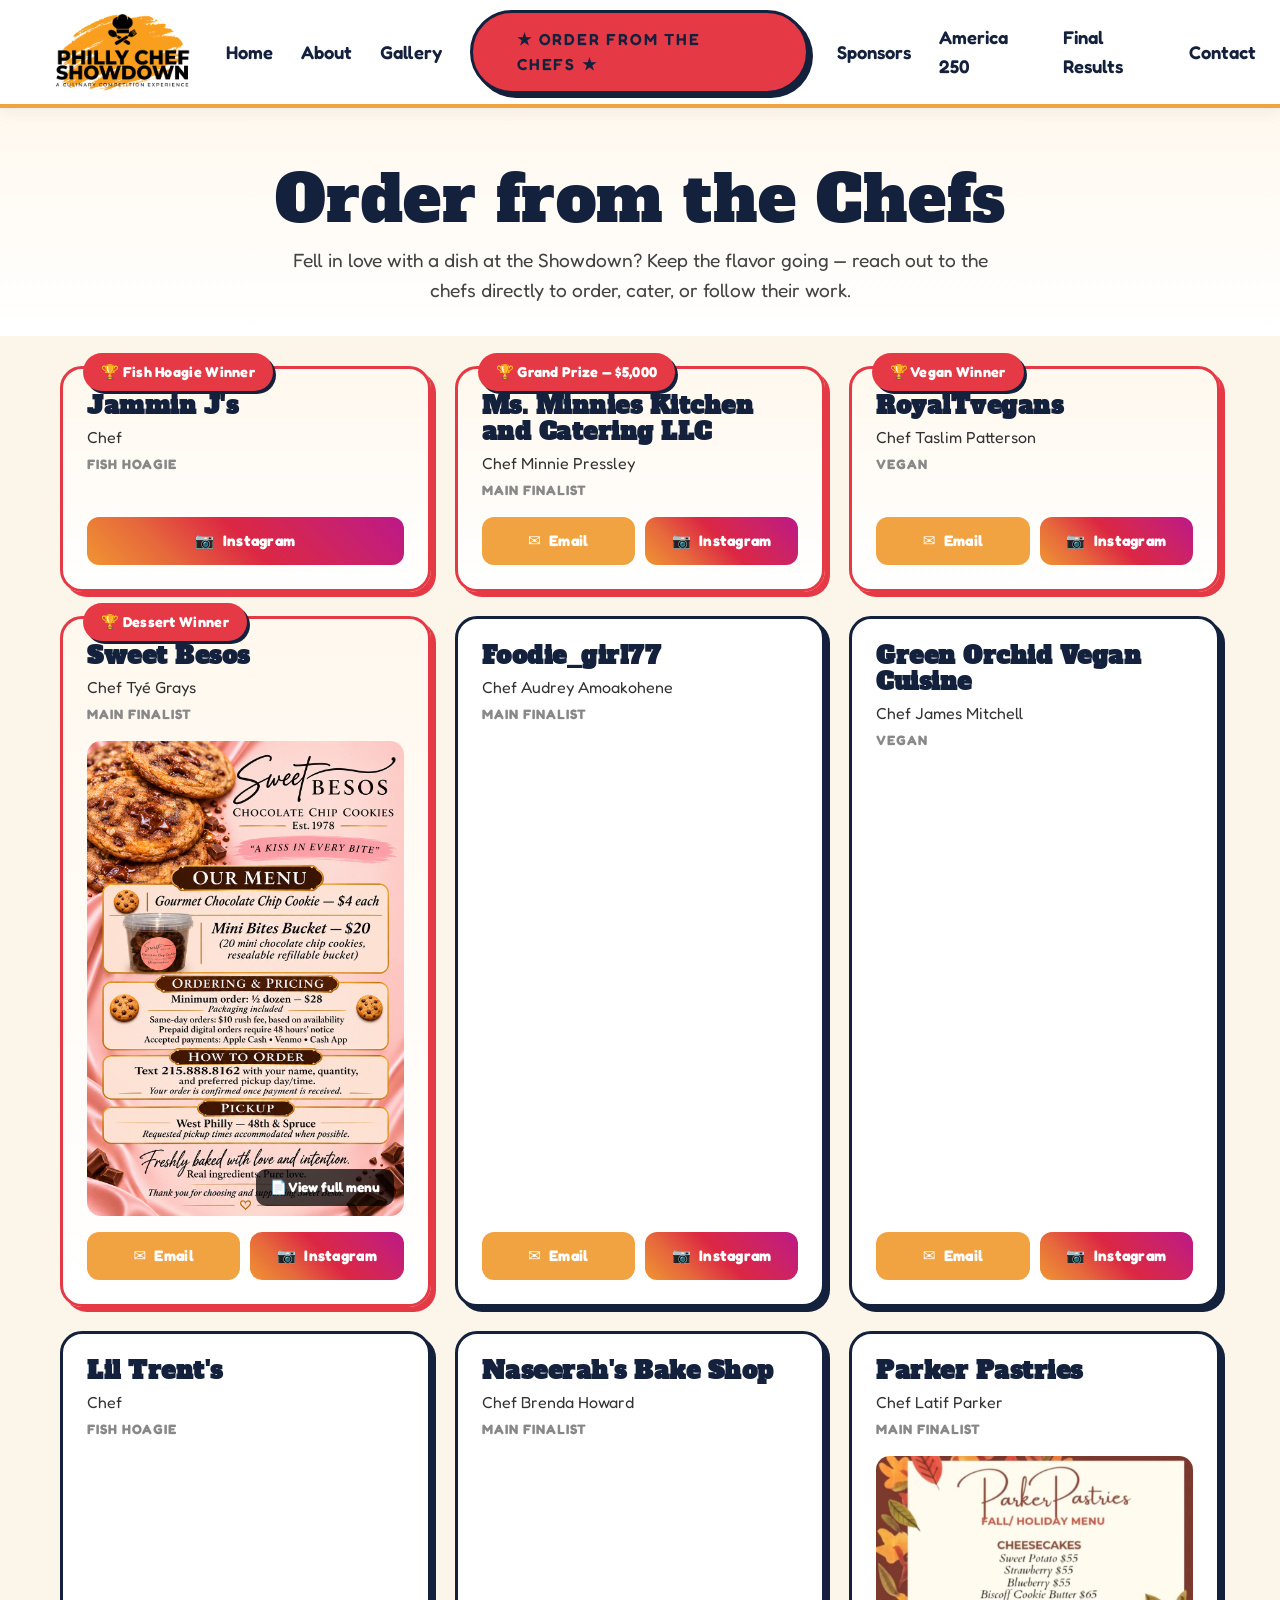
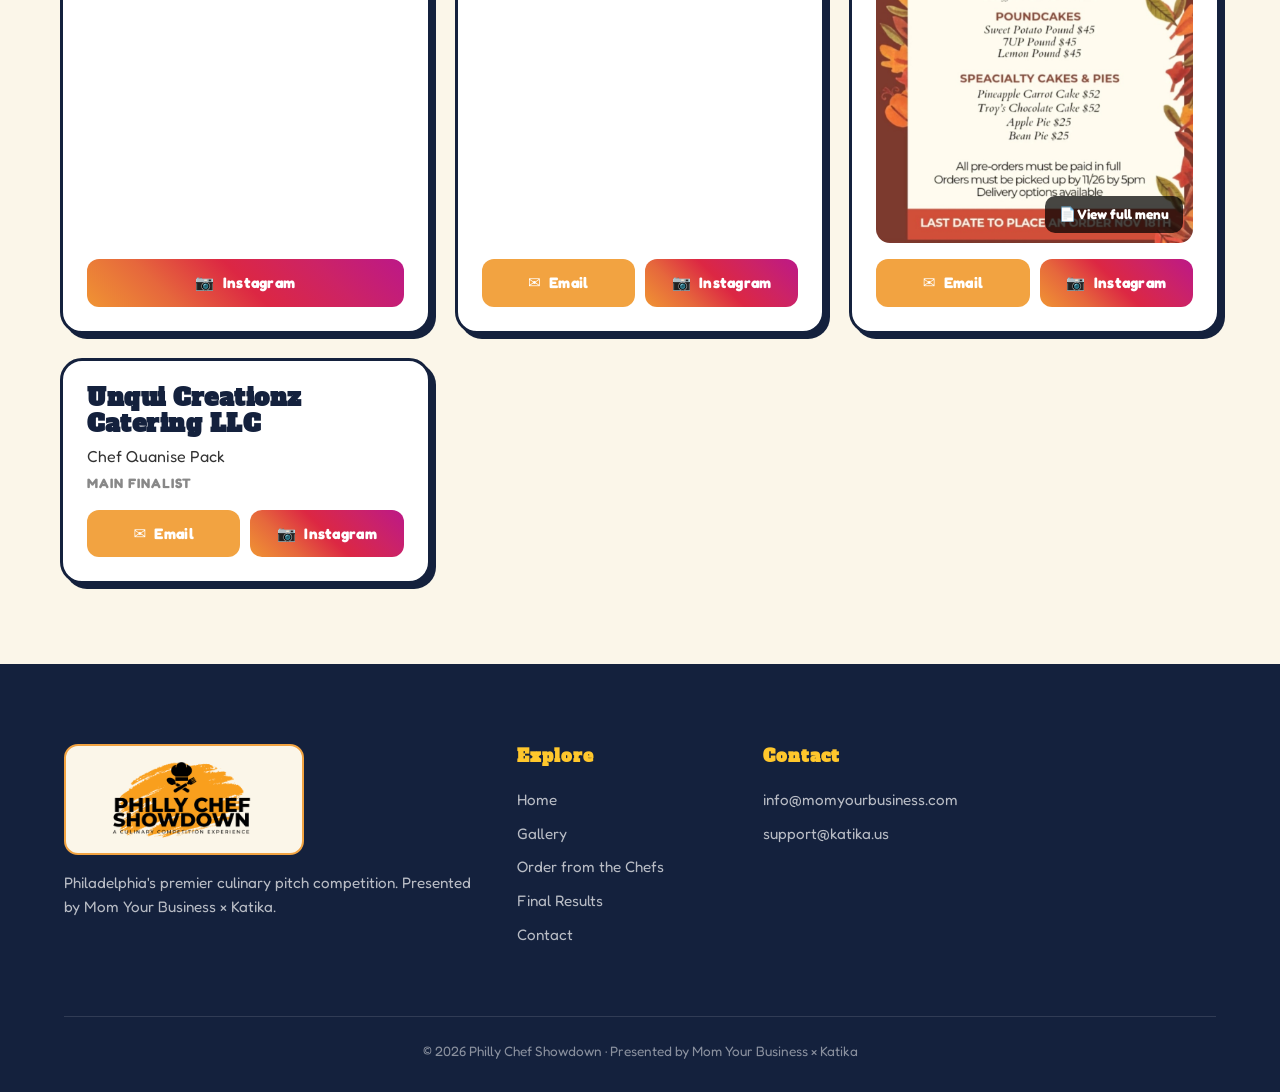
<file: order.html>
<!DOCTYPE html>
<html lang="en">
<head>
<meta charset="UTF-8"/>
<meta name="viewport" content="width=device-width, initial-scale=1.0"/>
<title>Order from the Chefs — Philly Chef Showdown</title>
<meta name="description" content="Reach out directly to the 2026 Philly Chef Showdown chefs to order, cater, or follow them."/>
<link rel="preconnect" href="https://fonts.googleapis.com"/>
<link rel="preconnect" href="https://fonts.gstatic.com" crossorigin/>
<link href="https://fonts.googleapis.com/css2?family=Alfa+Slab+One&family=Caveat+Brush&family=Fredoka:wght@400;500;600;700&family=Poppins:wght@400;500;600;700;800&display=swap" rel="stylesheet"/>
<link rel="stylesheet" href="styles.css?v=4"/>
<script>!function(f,b,e,v,n,t,s){if(f.fbq)return;n=f.fbq=function(){n.callMethod?n.callMethod.apply(n,arguments):n.queue.push(arguments)};if(!f._fbq)f._fbq=n;n.push=n;n.loaded=!0;n.version='2.0';n.queue=[];t=b.createElement(e);t.async=!0;t.src=v;s=b.getElementsByTagName(e)[0];s.parentNode.insertBefore(t,s)}(window,document,'script','https://connect.facebook.net/en_US/fbevents.js');fbq('init','2171466109974802');fbq('track','PageView');</script>

<style>
  .ord-hero{text-align:center;padding:60px 20px 30px;background:linear-gradient(180deg,#fff8ee,#fff);}
  .ord-hero h1{font-family:'Alfa Slab One',sans-serif;color:var(--navy);font-size:clamp(2.6rem,6vw,4rem);margin:0 0 14px;line-height:1;}
  .ord-hero p{color:#444;font-size:1.2rem;max-width:720px;margin:0 auto;}
  .ord-wrap{max-width:1200px;margin:0 auto;padding:30px 20px 80px;}
  .chef-grid{display:grid;grid-template-columns:repeat(auto-fit,minmax(340px,1fr));gap:24px;}
  .chef-card{background:#fff;border:3px solid var(--navy);border-radius:22px;padding:24px;box-shadow:5px 5px 0 var(--navy);position:relative;display:flex;flex-direction:column;gap:16px;}
  .chef-card.is-winner{border-color:var(--red);box-shadow:5px 5px 0 var(--red);background:linear-gradient(180deg,#fff8ee,#fff);}
  .winner-chip{position:absolute;top:-16px;left:20px;background:var(--red);color:#fff;padding:8px 18px;border-radius:30px;font-weight:800;font-size:.9rem;letter-spacing:.3px;box-shadow:3px 3px 0 var(--navy);}
  .chef-head h3{font-family:'Alfa Slab One',sans-serif;color:var(--navy);font-size:1.5rem;margin:0 0 6px;line-height:1.1;}
  .chef-name{color:#333;font-size:1rem;margin:0 0 4px;}
  .category{color:#888;font-size:.85rem;text-transform:uppercase;letter-spacing:1px;margin:0;font-weight:700;}
  .menu-thumb{position:relative;display:block;border-radius:14px;overflow:hidden;background:#f5f5f5;}
  .menu-thumb img{width:100%;height:auto;display:block;}
  .menu-overlay{position:absolute;bottom:10px;right:10px;background:rgba(0,0,0,.72);color:#fff;padding:8px 14px;border-radius:10px;font-weight:700;font-size:.85rem;}
  .contact-row{display:flex;flex-wrap:wrap;gap:10px;margin-top:auto;}
  .contact-btn{display:inline-flex;align-items:center;gap:8px;padding:12px 18px;border-radius:12px;background:var(--navy);color:#fff;text-decoration:none;font-weight:700;letter-spacing:.3px;font-size:.95rem;flex:1;min-width:120px;justify-content:center;transition:transform .1s;}
  .contact-btn:hover{transform:translate(-1px,-1px);box-shadow:3px 3px 0 var(--orange);}
  .contact-btn.email{background:var(--orange);}
  .contact-btn.ig{background:linear-gradient(45deg,#f09433,#e6683c,#dc2743,#cc2366,#bc1888);}
  .no-contact{font-size:.9rem;color:#666;font-style:italic;}
</style>
</head>
<body>
<nav class="nav">
  <div class="nav-inner">
    <a href="index.html" class="logo" aria-label="Philly Chef Showdown home">
      <img src="logo.png" alt="Philly Chef Showdown" onerror="this.style.display='none';this.nextElementSibling.style.display='flex';" />
      <span class="logo-fallback" style="display:none;"><span>PHILLY CHEF SHOWDOWN</span><span class="sm">★ CULINARY COMPETITION ★</span></span>
    </a>
    <button class="menu-toggle" id="menuBtn" aria-label="Toggle menu" aria-expanded="false">☰</button>
    <ul class="nav-links" id="navLinks">
      <li><a href="index.html">Home</a></li>
      <li><a href="about.html">About</a></li>
      <li><a href="/gallery">Gallery</a></li>
      <li><a href="/order" class="cta" style="background:var(--red);">★ ORDER FROM THE CHEFS ★</a></li>
      <li><a href="sponsors.html">Sponsors</a></li>
      <li><a href="america250.html">America 250</a></li>
      <li><a href="/results">Final Results</a></li>
      <li><a href="contact.html">Contact</a></li>
    </ul>
  </div>
</nav>
<section class="ord-hero">
  <h1>Order from the Chefs</h1>
  <p>Fell in love with a dish at the Showdown? Keep the flavor going — reach out to the chefs directly to order, cater, or follow their work.</p>
</section>
<div class="ord-wrap">
  <div class="chef-grid">
    
<article class="chef-card is-winner">
  <div class="winner-chip">🏆 Fish Hoagie Winner</div>
  <div class="chef-head">
    <h3>Jammin J&#x27;s</h3>
    <p class="chef-name">Chef </p>
    <p class="category">Fish Hoagie</p>
  </div>
  
  <div class="contact-row">
    <a class="contact-btn ig" href="https://www.instagram.com/jamminjs_/" target="_blank" rel="noopener"><span>📷</span> Instagram</a>
  </div>
</article>

<article class="chef-card is-winner">
  <div class="winner-chip">🏆 Grand Prize — $5,000</div>
  <div class="chef-head">
    <h3>Ms. Minnies Kitchen and Catering LLC</h3>
    <p class="chef-name">Chef Minnie Pressley</p>
    <p class="category">Main Finalist</p>
  </div>
  
  <div class="contact-row">
    <a class="contact-btn email" href="mailto:minnieskitchen89@gmail.com"><span>✉️</span> Email</a><a class="contact-btn ig" href="https://www.instagram.com/msminnieskitchen_cateringllc/" target="_blank" rel="noopener"><span>📷</span> Instagram</a>
  </div>
</article>

<article class="chef-card is-winner">
  <div class="winner-chip">🏆 Vegan Winner</div>
  <div class="chef-head">
    <h3>RoyalTvegans</h3>
    <p class="chef-name">Chef Taslim Patterson</p>
    <p class="category">Vegan</p>
  </div>
  
  <div class="contact-row">
    <a class="contact-btn email" href="mailto:Taslim.patterson@gmail.com"><span>✉️</span> Email</a><a class="contact-btn ig" href="https://www.instagram.com/royaltvegans/" target="_blank" rel="noopener"><span>📷</span> Instagram</a>
  </div>
</article>

<article class="chef-card is-winner">
  <div class="winner-chip">🏆 Dessert Winner</div>
  <div class="chef-head">
    <h3>Sweet Besos</h3>
    <p class="chef-name">Chef Tyé Grays</p>
    <p class="category">Main Finalist</p>
  </div>
  <a class="menu-thumb" href="sweet-besos-menu.png" target="_blank" rel="noopener" title="View full menu"><img src="sweet-besos-menu.png" alt="Sweet Besos menu"/><span class="menu-overlay">📄 View full menu</span></a>
  <div class="contact-row">
    <a class="contact-btn email" href="mailto:sweetbesoshasarrived@gmail.com"><span>✉️</span> Email</a><a class="contact-btn ig" href="https://www.instagram.com/tyegraysrealestate/" target="_blank" rel="noopener"><span>📷</span> Instagram</a>
  </div>
</article>

<article class="chef-card">
  
  <div class="chef-head">
    <h3>Foodie_girl77</h3>
    <p class="chef-name">Chef Audrey Amoakohene</p>
    <p class="category">Main Finalist</p>
  </div>
  
  <div class="contact-row">
    <a class="contact-btn email" href="mailto:Therealfoodiegirl77@gmail.com"><span>✉️</span> Email</a><a class="contact-btn ig" href="https://www.instagram.com/foodie_girl77/" target="_blank" rel="noopener"><span>📷</span> Instagram</a>
  </div>
</article>

<article class="chef-card">
  
  <div class="chef-head">
    <h3>Green Orchid Vegan Cuisine</h3>
    <p class="chef-name">Chef James Mitchell</p>
    <p class="category">Vegan</p>
  </div>
  
  <div class="contact-row">
    <a class="contact-btn email" href="mailto:movingonupjm80@gmail.com"><span>✉️</span> Email</a><a class="contact-btn ig" href="https://www.instagram.com/green_orchid_cuisines/" target="_blank" rel="noopener"><span>📷</span> Instagram</a>
  </div>
</article>

<article class="chef-card">
  
  <div class="chef-head">
    <h3>Lil Trent&#x27;s</h3>
    <p class="chef-name">Chef </p>
    <p class="category">Fish Hoagie</p>
  </div>
  
  <div class="contact-row">
    <a class="contact-btn ig" href="https://www.instagram.com/liltrentsgrille/" target="_blank" rel="noopener"><span>📷</span> Instagram</a>
  </div>
</article>

<article class="chef-card">
  
  <div class="chef-head">
    <h3>Naseerah&#x27;s Bake Shop</h3>
    <p class="chef-name">Chef Brenda Howard</p>
    <p class="category">Main Finalist</p>
  </div>
  
  <div class="contact-row">
    <a class="contact-btn email" href="mailto:naseerahbakes@gmail.com"><span>✉️</span> Email</a><a class="contact-btn ig" href="https://www.instagram.com/naseerahsbakeshop/" target="_blank" rel="noopener"><span>📷</span> Instagram</a>
  </div>
</article>

<article class="chef-card">
  
  <div class="chef-head">
    <h3>Parker Pastries</h3>
    <p class="chef-name">Chef Latif Parker</p>
    <p class="category">Main Finalist</p>
  </div>
  <a class="menu-thumb" href="parker-pastries-menu.jpg" target="_blank" rel="noopener" title="View full menu"><img src="parker-pastries-menu.jpg" alt="Parker Pastries menu"/><span class="menu-overlay">📄 View full menu</span></a>
  <div class="contact-row">
    <a class="contact-btn email" href="mailto:raymondparker073@gmail.com"><span>✉️</span> Email</a><a class="contact-btn ig" href="https://www.instagram.com/latifpastries_catering/" target="_blank" rel="noopener"><span>📷</span> Instagram</a>
  </div>
</article>

<article class="chef-card">
  
  <div class="chef-head">
    <h3>Unqui Creationz Catering LLC</h3>
    <p class="chef-name">Chef Quanise Pack</p>
    <p class="category">Main Finalist</p>
  </div>
  
  <div class="contact-row">
    <a class="contact-btn email" href="mailto:quanisep@gmail.com"><span>✉️</span> Email</a><a class="contact-btn ig" href="https://www.instagram.com/chefq_cutthroat/" target="_blank" rel="noopener"><span>📷</span> Instagram</a>
  </div>
</article>

  </div>
</div>
<footer>
  <div class="container">
    <div class="foot-grid">
      <div>
        <img src="logo.png" alt="Philly Chef Showdown" class="foot-logo-img" onerror="this.style.display='none';" />
        <p>Philadelphia's premier culinary pitch competition. Presented by Mom Your Business × Katika.</p>
      </div>
      <div>
        <h4>Explore</h4>
        <ul>
          <li><a href="index.html">Home</a></li>
          <li><a href="/gallery">Gallery</a></li>
          <li><a href="/order">Order from the Chefs</a></li>
          <li><a href="/results">Final Results</a></li>
          <li><a href="contact.html">Contact</a></li>
        </ul>
      </div>
      <div>
        <h4>Contact</h4>
        <ul>
          <li><a href="mailto:info@momyourbusiness.com">info@momyourbusiness.com</a></li>
          <li><a href="mailto:support@katika.us">support@katika.us</a></li>
        </ul>
      </div>
    </div>
    <div class="copyright">&copy; 2026 Philly Chef Showdown · Presented by Mom Your Business × Katika</div>
  </div>
</footer>
<script>
  const btn=document.getElementById('menuBtn'),links=document.getElementById('navLinks');
  btn&&btn.addEventListener('click',()=>{const o=links.classList.toggle('open');btn.setAttribute('aria-expanded',o);btn.textContent=o?'✕':'☰';});
</script>

</body></html>
</file>
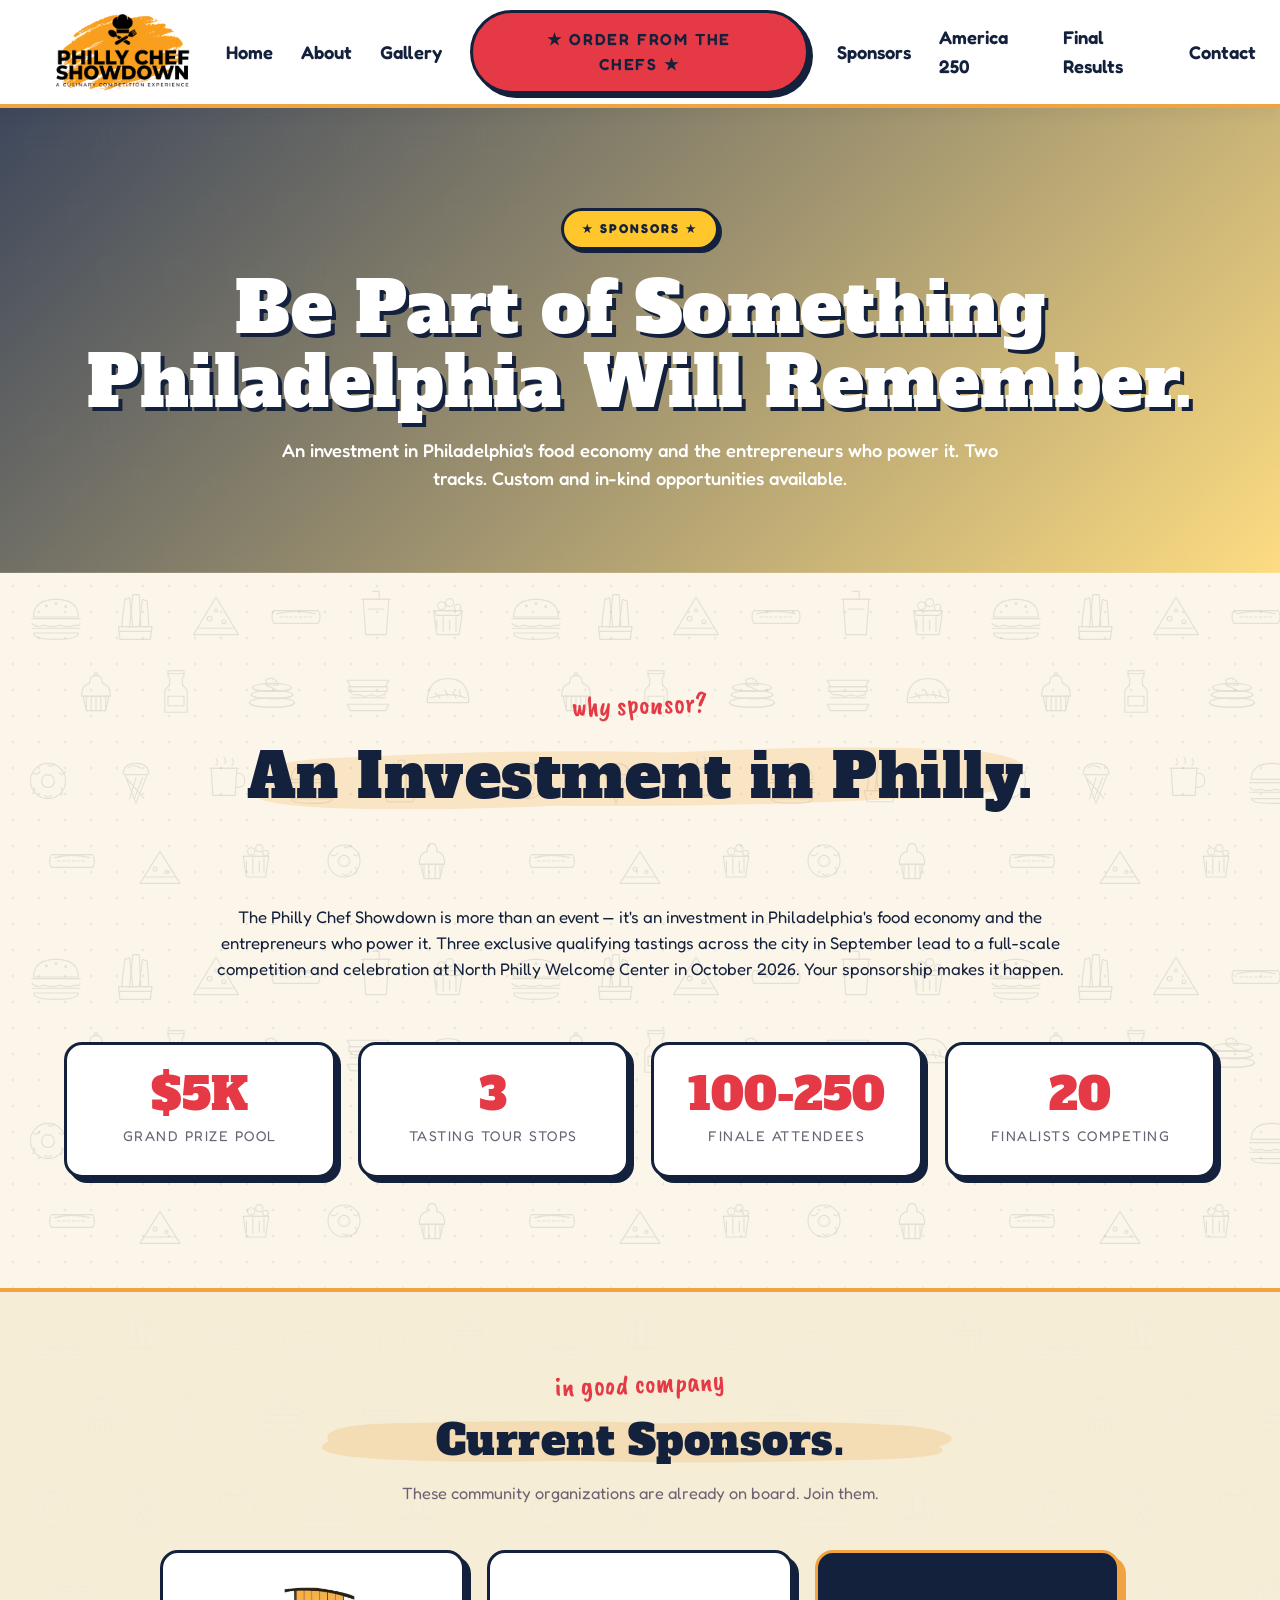
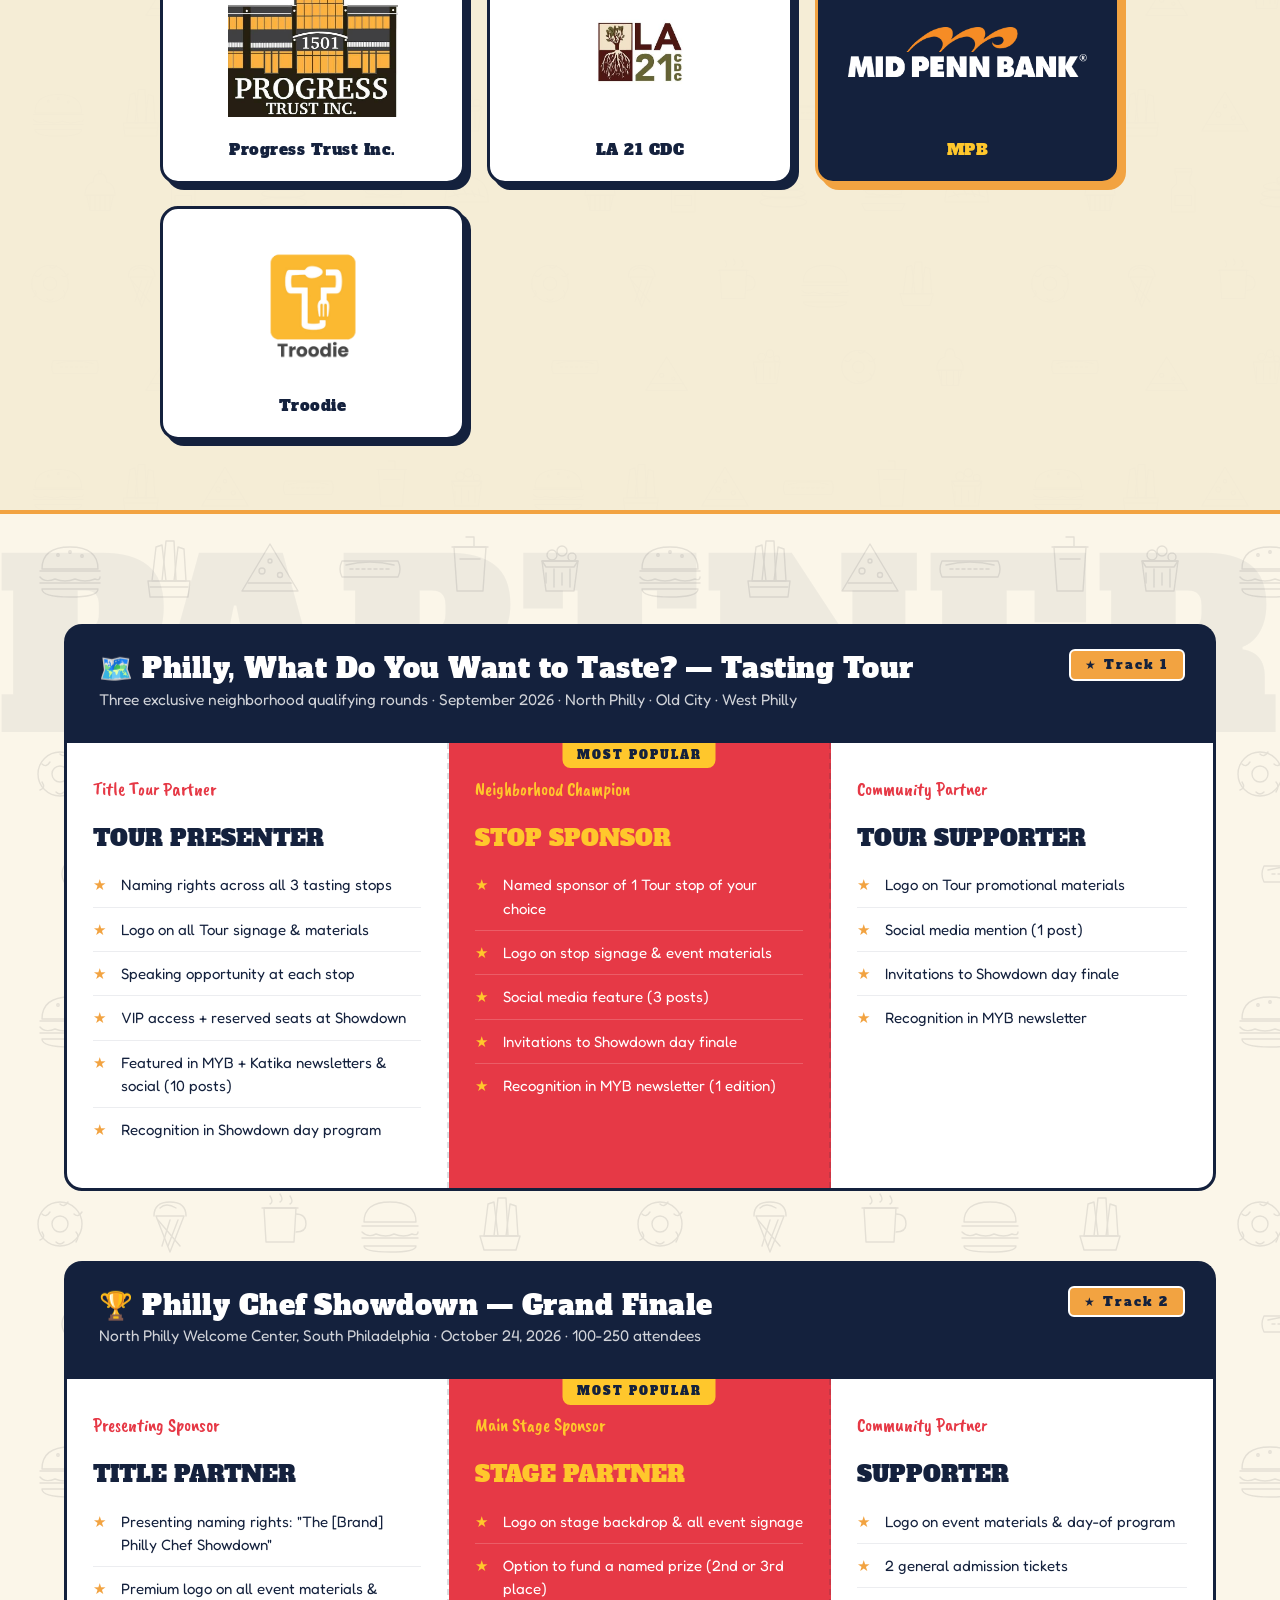
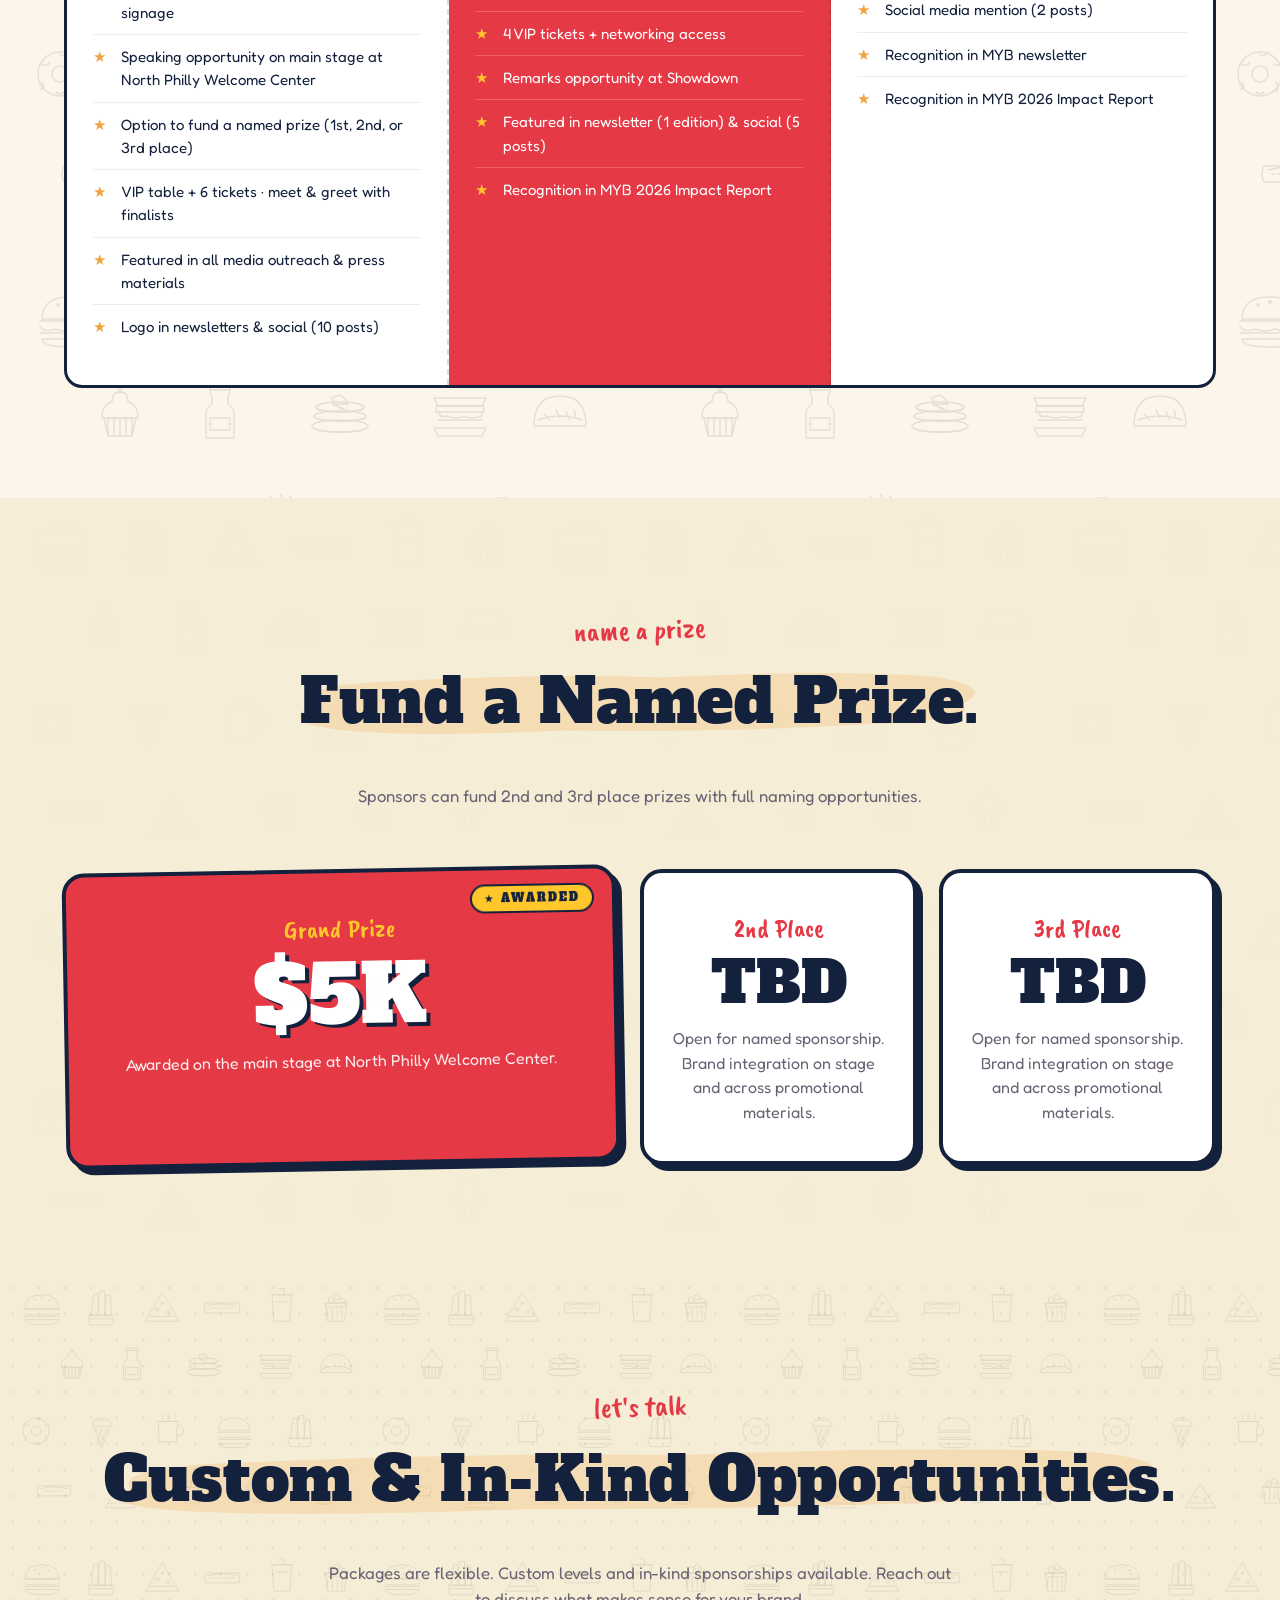
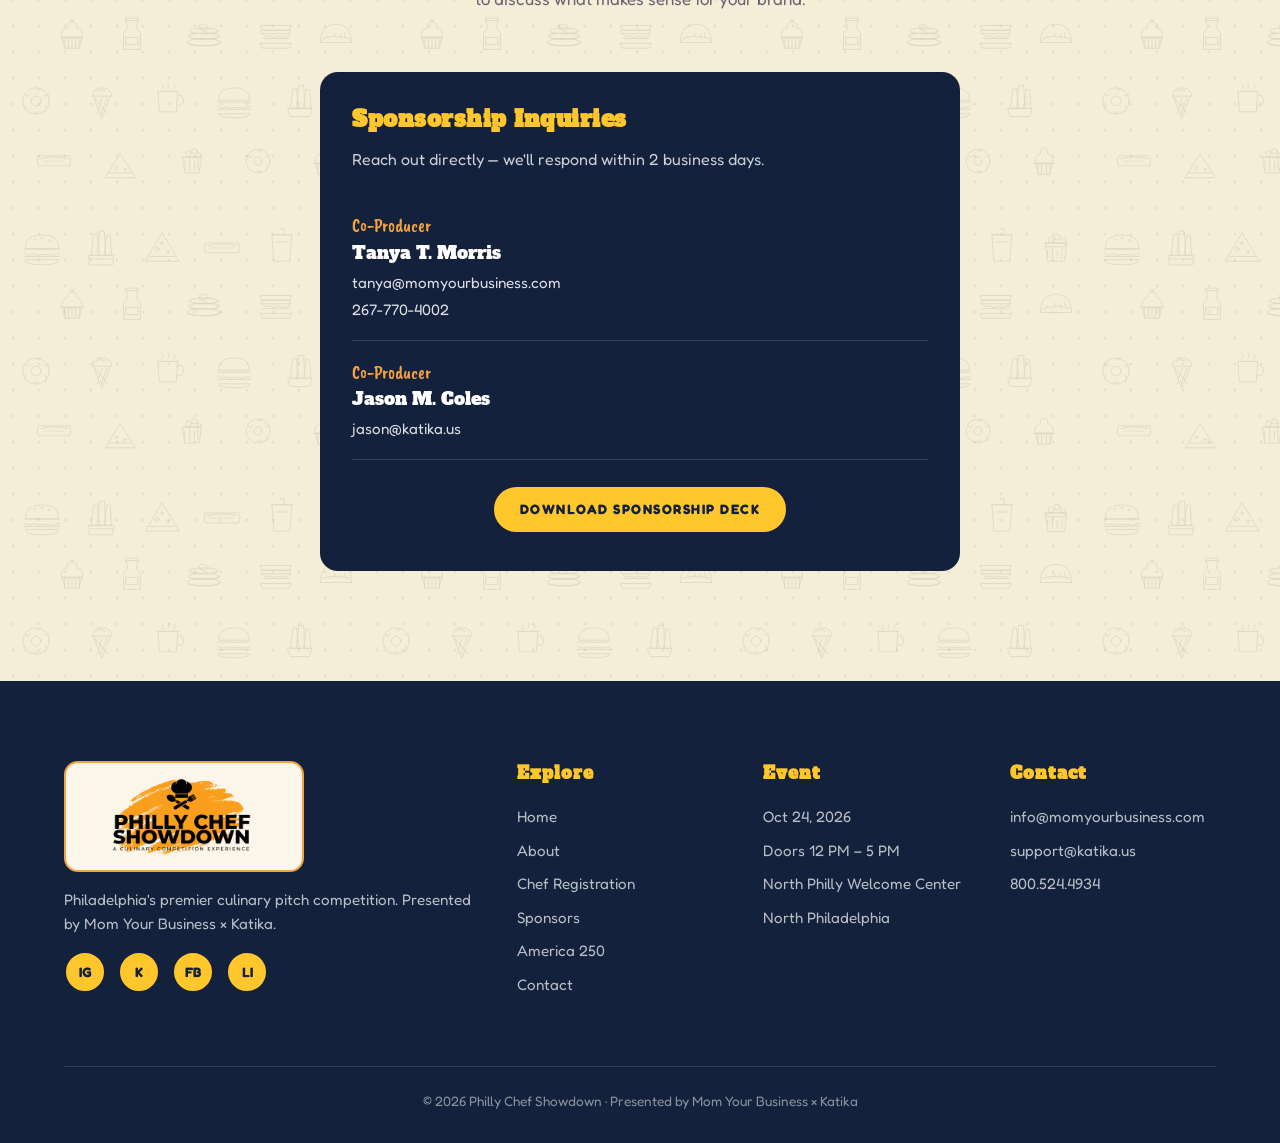
<file: sponsors.html>
<!DOCTYPE html>
<html lang="en">
<head>
<meta charset="UTF-8" />
<meta name="viewport" content="width=device-width, initial-scale=1.0" />
<title>Sponsors — Philly Chef Showdown</title>
<meta name="description" content="Sponsorship opportunities for the Philly Chef Showdown. Two tracks: the Qualifying Tasting Tour and the Grand Finale at North Philly Welcome Center." />
<link rel="preconnect" href="https://fonts.googleapis.com" />
<link rel="preconnect" href="https://fonts.gstatic.com" crossorigin />
<link href="https://fonts.googleapis.com/css2?family=Alfa+Slab+One&family=Caveat+Brush&family=Fredoka:wght@400;500;600;700&family=Poppins:wght@400;500;600;700;800&display=swap" rel="stylesheet" />
<link rel="stylesheet" href="styles.css?v=3" />
<!-- Meta Pixel Code -->
<script>!function(f,b,e,v,n,t,s)
{if(f.fbq)return;n=f.fbq=function(){n.callMethod?
n.callMethod.apply(n,arguments):n.queue.push(arguments)};
if(!f._fbq)f._fbq=n;n.push=n;n.loaded=!0;n.version='2.0';
n.queue=[];t=b.createElement(e);t.async=!0;
t.src=v;s=b.getElementsByTagName(e)[0];
s.parentNode.insertBefore(t,s)}(window, document,'script',
'https://connect.facebook.net/en_US/fbevents.js');
fbq('init', '2171466109974802');
fbq('track', 'PageView');
</script>
<noscript><img height="1" width="1" style="display:none"
src="https://www.facebook.com/tr?id=2171466109974802&ev=PageView&noscript=1"
/></noscript>
<!-- PCS Conversion Tracking -->
<script>
(function(){
  // Fire InitiateCheckout when a user clicks any Zeffy ticket link
  document.addEventListener('click', function(e) {
    var link = e.target && e.target.closest ? e.target.closest('a[href*="zeffy.com"]') : null;
    if (link && typeof fbq === 'function') {
      fbq('track', 'InitiateCheckout', {
        content_name: 'Philly Chef Showdown Tickets',
        content_category: 'Event Ticket',
        currency: 'USD'
      });
    }
  }, true);
})();
</script>
<!-- End PCS Conversion Tracking -->
<!-- End Meta Pixel Code -->
</head>
<body>

<!-- ====== NAV ====== -->
<nav class="nav">
  <div class="nav-inner">
    <a href="index.html" class="logo" aria-label="Philly Chef Showdown home">
      <img src="logo.png" alt="Philly Chef Showdown" onerror="this.style.display='none';this.nextElementSibling.style.display='flex';" />
      <span class="logo-fallback" style="display:none;">
        <span>PHILLY CHEF SHOWDOWN</span>
        <span class="sm">★ CULINARY COMPETITION ★</span>
      </span>
    </a>
    <button class="menu-toggle" id="menuBtn" aria-label="Toggle menu" aria-expanded="false">☰</button>
    <ul class="nav-links" id="navLinks">
      <li><a href="index.html">Home</a></li>
      <li><a href="about.html">About</a></li>
      <li><a href="/gallery">Gallery</a></li>
      <li><a href="/order" class="cta" style="background:var(--red);text-align:center;display:inline-block;">★ ORDER FROM THE CHEFS ★</a></li>
      <li><a href="sponsors.html">Sponsors</a></li>
      <li><a href="america250.html">America 250</a></li>
      <li><a href="/results">Final Results</a></li>
      <li><a href="contact.html">Contact</a></li>
    </ul>
  </div>
</nav>

<!-- ====== PAGE HERO ====== -->
<section class="page-hero sponsors">
  <div class="container">
    <span class="crumbs">★ Sponsors ★</span>
    <h1>Be Part of Something Philadelphia Will Remember.</h1>
    <p>An investment in Philadelphia's food economy and the entrepreneurs who power it. Two tracks. Custom and in-kind opportunities available.</p>
  </div>
</section>

<!-- ====== INTRO ====== -->
<section class="food-bg dots-overlay">
  <div class="container">
    <div class="section-head">
      <span class="kicker">why sponsor?</span>
      <h2>An Investment in Philly.</h2>
    </div>
    <div style="max-width:880px;margin:0 auto 60px;font-size:1.05rem;color:var(--ink);text-align:center;position:relative;z-index:3;">
      <p>The Philly Chef Showdown is more than an event — it's an investment in Philadelphia's food economy and the entrepreneurs who power it. Three exclusive qualifying tastings across the city in September lead to a full-scale competition and celebration at North Philly Welcome Center in October 2026. Your sponsorship makes it happen.</p>
    </div>

    <div class="a250-stats" style="margin-bottom:0;">
      <div class="a250-stat"><div class="num">$5K</div><span class="lbl">Grand Prize Pool</span></div>
      <div class="a250-stat"><div class="num">3</div><span class="lbl">Tasting Tour Stops</span></div>
      <div class="a250-stat"><div class="num">100-250</div><span class="lbl">Finale Attendees</span></div>
      <div class="a250-stat"><div class="num">20</div><span class="lbl">Finalists Competing</span></div>
    </div>
  </div>
</section>

<!-- ====== CURRENT SPONSORS ====== -->
<section class="sponsors-band">
  <div class="container">
    <span class="kicker">in good company</span>
    <h2>Current Sponsors.</h2>
    <p class="subline">These community organizations are already on board. Join them.</p>
    <div class="sponsor-logos">
      <div class="sponsor-card">
        <div class="logo-frame">
          <img src="progress-trust.jpg" alt="Progress Trust Inc." />
        </div>
        <p class="sponsor-name">Progress Trust Inc.</p>
      </div>
      <div class="sponsor-card">
        <div class="logo-frame">
          <img src="la21-cdc.png" alt="LA 21 CDC" />
        </div>
        <p class="sponsor-name">LA 21 CDC</p>
      </div>
      <div class="sponsor-card on-dark">
        <div class="logo-frame">
          <img src="mpb.png" alt="MPB" />
        </div>
        <p class="sponsor-name">MPB</p>
      </div>
      <div class="sponsor-card">
        <div class="logo-frame">
          <img src="troodie.png" alt="Troodie" />
        </div>
        <p class="sponsor-name">Troodie</p>
      </div>
    </div>
  </div>
</section>

<!-- ====== SPONSORSHIP TRACKS ====== -->
<section class="form-section" id="tracks">
  <span class="watermark" aria-hidden="true">PARTNER</span>
  <div class="container">

    <!-- TRACK 1: Tasting Tour -->
    <div class="spons-track">
      <div class="track-head">
        <span class="track-tag">★ Track 1</span>
        <h2>🗺️ Philly, What Do You Want to Taste? — Tasting Tour</h2>
        <p>Three exclusive neighborhood qualifying rounds · September 2026 · North Philly · Old City · West Philly</p>
      </div>
      <div class="tiers">
        <div class="tier">
          <span class="tier-sub">Title Tour Partner</span>
          <div class="tier-name">Tour Presenter</div>
          <ul>
            <li>Naming rights across all 3 tasting stops</li>
            <li>Logo on all Tour signage &amp; materials</li>
            <li>Speaking opportunity at each stop</li>
            <li>VIP access + reserved seats at Showdown</li>
            <li>Featured in MYB + Katika newsletters &amp; social (10 posts)</li>
            <li>Recognition in Showdown day program</li>
          </ul>
        </div>
        <div class="tier featured">
          <span class="tier-sub">Neighborhood Champion</span>
          <div class="tier-name">Stop Sponsor</div>
          <ul>
            <li>Named sponsor of 1 Tour stop of your choice</li>
            <li>Logo on stop signage &amp; event materials</li>
            <li>Social media feature (3 posts)</li>
            <li>Invitations to Showdown day finale</li>
            <li>Recognition in MYB newsletter (1 edition)</li>
          </ul>
        </div>
        <div class="tier">
          <span class="tier-sub">Community Partner</span>
          <div class="tier-name">Tour Supporter</div>
          <ul>
            <li>Logo on Tour promotional materials</li>
            <li>Social media mention (1 post)</li>
            <li>Invitations to Showdown day finale</li>
            <li>Recognition in MYB newsletter</li>
          </ul>
        </div>
      </div>
    </div>

    <!-- TRACK 2: Grand Finale -->
    <div class="spons-track">
      <div class="track-head">
        <span class="track-tag">★ Track 2</span>
        <h2>🏆 Philly Chef Showdown — Grand Finale</h2>
        <p>North Philly Welcome Center, South Philadelphia · October 24, 2026 · 100-250 attendees</p>
      </div>
      <div class="tiers">
        <div class="tier">
          <span class="tier-sub">Presenting Sponsor</span>
          <div class="tier-name">Title Partner</div>
          <ul>
            <li>Presenting naming rights: "The [Brand] Philly Chef Showdown"</li>
            <li>Premium logo on all event materials &amp; signage</li>
            <li>Speaking opportunity on main stage at North Philly Welcome Center</li>
            <li>Option to fund a named prize (1st, 2nd, or 3rd place)</li>
            <li>VIP table + 6 tickets · meet &amp; greet with finalists</li>
            <li>Featured in all media outreach &amp; press materials</li>
            <li>Logo in newsletters &amp; social (10 posts)</li>
          </ul>
        </div>
        <div class="tier featured">
          <span class="tier-sub">Main Stage Sponsor</span>
          <div class="tier-name">Stage Partner</div>
          <ul>
            <li>Logo on stage backdrop &amp; all event signage</li>
            <li>Option to fund a named prize (2nd or 3rd place)</li>
            <li>4 VIP tickets + networking access</li>
            <li>Remarks opportunity at Showdown</li>
            <li>Featured in newsletter (1 edition) &amp; social (5 posts)</li>
            <li>Recognition in MYB 2026 Impact Report</li>
          </ul>
        </div>
        <div class="tier">
          <span class="tier-sub">Community Partner</span>
          <div class="tier-name">Supporter</div>
          <ul>
            <li>Logo on event materials &amp; day-of program</li>
            <li>2 general admission tickets</li>
            <li>Social media mention (2 posts)</li>
            <li>Recognition in MYB newsletter</li>
            <li>Recognition in MYB 2026 Impact Report</li>
          </ul>
        </div>
      </div>
    </div>

  </div>
</section>

<!-- ====== PRIZE NAMING ====== -->
<section class="organizers">
  <div class="container">
    <div class="section-head">
      <span class="kicker">name a prize</span>
      <h2>Fund a Named Prize.</h2>
      <p>Sponsors can fund 2nd and 3rd place prizes with full naming opportunities.</p>
    </div>
    <div class="prize-grid" style="position:relative;z-index:3;">
      <div class="prize-card grand">
        <span class="crown">★ AWARDED</span>
        <span class="place">Grand Prize</span>
        <div class="amount">$5K</div>
        <p>Awarded on the main stage at North Philly Welcome Center.</p>
      </div>
      <div class="prize-card">
        <span class="place">2nd Place</span>
        <div class="amount">TBD</div>
        <p>Open for named sponsorship. Brand integration on stage and across promotional materials.</p>
      </div>
      <div class="prize-card">
        <span class="place">3rd Place</span>
        <div class="amount">TBD</div>
        <p>Open for named sponsorship. Brand integration on stage and across promotional materials.</p>
      </div>
    </div>
  </div>
</section>

<!-- ====== CONTACT CTA ====== -->
<section class="food-bg-dense dots-overlay" id="contact">
  <div class="container">
    <div class="section-head">
      <span class="kicker">let's talk</span>
      <h2>Custom &amp; In-Kind Opportunities.</h2>
      <p>Packages are flexible. Custom levels and in-kind sponsorships available. Reach out to discuss what makes sense for your brand.</p>
    </div>
    <div class="contact-grid" style="grid-template-columns:1fr;max-width:640px;margin:0 auto;">
      <div class="contact-info">
        <h3>Sponsorship Inquiries</h3>
        <p>Reach out directly — we'll respond within 2 business days.</p>
        <div class="contact-person">
          <div class="role">Co-Producer</div>
          <div class="name">Tanya T. Morris</div>
          <a href="mailto:tanya@momyourbusiness.com">tanya@momyourbusiness.com</a>
          <a href="tel:+12677704002">267-770-4002</a>
        </div>
        <div class="contact-person">
          <div class="role">Co-Producer</div>
          <div class="name">Jason M. Coles</div>
          <a href="mailto:jason@katika.us">jason@katika.us</a>
        </div>
        <div style="text-align:center;margin-top:24px;">
          <a href="contact.html" class="cta cta-secondary" style="background:var(--yellow);">Download Sponsorship Deck</a>
        </div>
      </div>
    </div>
  </div>
</section>

<!-- ====== FOOTER ====== -->
<footer>
  <div class="container">
    <div class="foot-grid">
      <div>
        <img src="logo.png" alt="Philly Chef Showdown" class="foot-logo-img" onerror="this.style.display='none';this.nextElementSibling.style.display='inline-block';" />
        <span class="foot-logo" style="display:none;"><span class="red">Philly Chef</span><br>Showdown</span>
        <p>Philadelphia's premier culinary pitch competition. Presented by Mom Your Business × Katika.</p>
        <div class="socials">
          <a href="https://instagram.com/momyourbusiness" aria-label="Instagram">IG</a>
          <a href="https://instagram.com/katika_app" aria-label="Katika Instagram">K</a>
          <a href="#" aria-label="Facebook">FB</a>
          <a href="#" aria-label="LinkedIn">LI</a>
        </div>
      </div>
      <div>
        <h4>Explore</h4>
        <ul>
          <li><a href="index.html">Home</a></li>
          <li><a href="about.html">About</a></li>
          <li><a href="apply.html">Chef Registration</a></li>
          <li><a href="sponsors.html">Sponsors</a></li>
          <li><a href="america250.html">America 250</a></li>
          <li><a href="contact.html">Contact</a></li>
        </ul>
      </div>
      <div>
        <h4>Event</h4>
        <ul>
          <li>Oct 24, 2026</li>
          <li>Doors 12 PM &ndash; 5 PM</li>
          <li>North Philly Welcome Center</li>
          <li>North Philadelphia</li>
        </ul>
      </div>
      <div>
        <h4>Contact</h4>
        <ul>
          <li><a href="mailto:info@momyourbusiness.com">info@momyourbusiness.com</a></li>
          <li><a href="mailto:support@katika.us">support@katika.us</a></li>
          <li><a href="tel:+18005244934">800.524.4934</a></li>
        </ul>
      </div>
    </div>
    <div class="copyright">
      &copy; 2026 Philly Chef Showdown · Presented by Mom Your Business × Katika
    </div>
  </div>
</footer>

<script>
  const btn = document.getElementById('menuBtn');
  const links = document.getElementById('navLinks');
  btn.addEventListener('click', () => {
    const isOpen = links.classList.toggle('open');
    btn.setAttribute('aria-expanded', isOpen);
    btn.textContent = isOpen ? '✕' : '☰';
  });
  document.querySelectorAll('#navLinks a').forEach(a => {
    a.addEventListener('click', () => {
      if (links.classList.contains('open')) {
        links.classList.remove('open');
        btn.setAttribute('aria-expanded', 'false');
        btn.textContent = '☰';
      }
    });
  });
  // Fire ViewContent for the Sponsors page
  if (typeof fbq === 'function') {
    fbq('track', 'ViewContent', {
      content_name: 'Sponsors Page',
      content_category: 'Sponsorship'
    });
  }
</script>

</body>
</html>
</file>
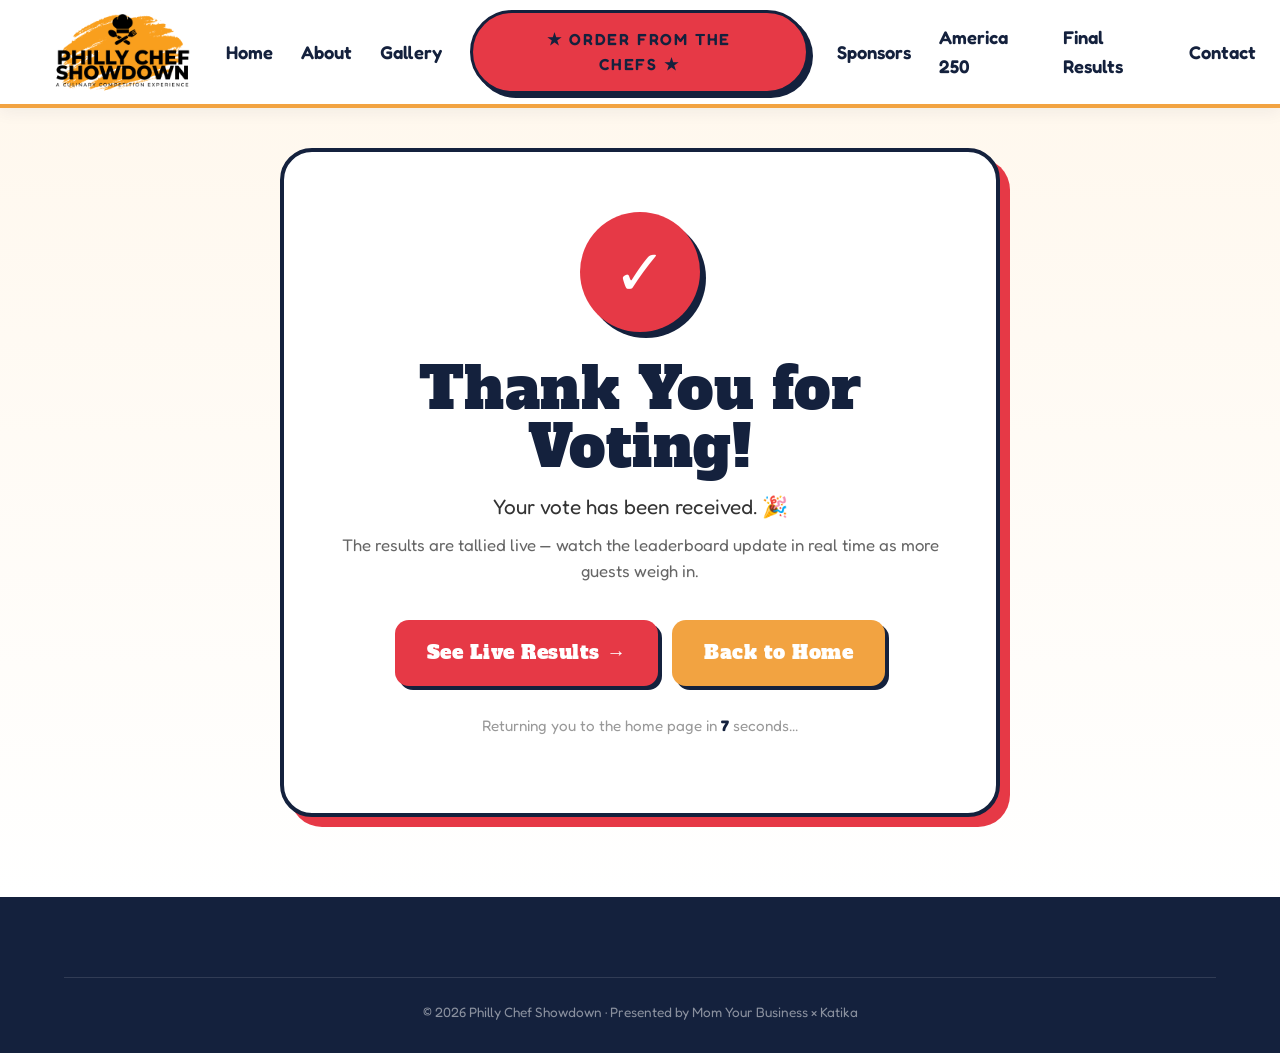
<file: thank-you.html>
<!DOCTYPE html>
<html lang="en">
<head>
<meta charset="UTF-8" />
<meta name="viewport" content="width=device-width, initial-scale=1.0" />
<title>Thank You for Voting — Philly Chef Showdown</title>
<meta name="description" content="Thanks for voting in the Philly Chef Showdown!" />
<link rel="preconnect" href="https://fonts.googleapis.com" />
<link rel="preconnect" href="https://fonts.gstatic.com" crossorigin />
<link href="https://fonts.googleapis.com/css2?family=Alfa+Slab+One&family=Caveat+Brush&family=Fredoka:wght@400;500;600;700&family=Poppins:wght@400;500;600;700;800&display=swap" rel="stylesheet" />
<link rel="stylesheet" href="styles.css?v=3" />
<style>
  html,body{overflow-x:hidden;}
  .ty-hero{min-height:calc(100vh - 120px);display:flex;align-items:center;justify-content:center;padding:40px 20px 80px;position:relative;background:linear-gradient(180deg,#fff8ee 0%,#fff 100%);}
  .ty-card{max-width:720px;width:100%;background:#fff;border:4px solid var(--navy);border-radius:32px;padding:60px 40px;text-align:center;box-shadow:10px 10px 0 var(--red);position:relative;z-index:2;}
  .ty-check{width:120px;height:120px;background:var(--red);border-radius:50%;margin:0 auto 28px;display:flex;align-items:center;justify-content:center;color:#fff;font-size:4rem;box-shadow:6px 6px 0 var(--navy);animation:pop .5s cubic-bezier(.3,1.5,.5,1);}
  @keyframes pop{from{transform:scale(.3);opacity:0;}to{transform:scale(1);opacity:1;}}
  .ty-card h1{font-family:'Alfa Slab One',sans-serif;color:var(--navy);font-size:clamp(2.4rem,6vw,3.6rem);margin:0 0 16px;line-height:1;}
  .ty-card .lead{font-size:1.3rem;color:#333;margin:0 0 10px;line-height:1.5;}
  .ty-card .sub{color:#666;font-size:1.05rem;margin:0 0 36px;}
  .ty-ctas{display:flex;gap:14px;justify-content:center;flex-wrap:wrap;margin-bottom:28px;}
  .ty-ctas a{display:inline-block;padding:18px 32px;border-radius:14px;text-decoration:none;font-family:'Alfa Slab One',sans-serif;font-size:1.2rem;letter-spacing:.5px;transition:transform .1s;box-shadow:4px 4px 0 var(--navy);}
  .ty-ctas a:hover{transform:translate(-2px,-2px);box-shadow:6px 6px 0 var(--navy);}
  .ty-ctas .primary{background:var(--red);color:#fff;}
  .ty-ctas .secondary{background:var(--orange);color:#fff;}
  .ty-countdown{color:#999;font-size:.95rem;}
  .ty-countdown b{color:var(--navy);}
  .confetti{position:absolute;top:0;left:0;width:100%;height:100%;overflow:hidden;pointer-events:none;z-index:1;}
  .confetti span{position:absolute;top:-20px;width:12px;height:12px;opacity:.85;animation:fall linear infinite;}
  @keyframes fall{to{transform:translateY(100vh) rotate(720deg);}}
</style>
<script>!function(f,b,e,v,n,t,s){if(f.fbq)return;n=f.fbq=function(){n.callMethod?n.callMethod.apply(n,arguments):n.queue.push(arguments)};if(!f._fbq)f._fbq=n;n.push=n;n.loaded=!0;n.version='2.0';n.queue=[];t=b.createElement(e);t.async=!0;t.src=v;s=b.getElementsByTagName(e)[0];s.parentNode.insertBefore(t,s)}(window,document,'script','https://connect.facebook.net/en_US/fbevents.js');fbq('init','2171466109974802');fbq('track','PageView');fbq('track','Lead',{content_name:'PCS Vote Confirmed'});</script>
</head>
<body>

<nav class="nav">
  <div class="nav-inner">
    <a href="index.html" class="logo" aria-label="Philly Chef Showdown home">
      <img src="logo.png" alt="Philly Chef Showdown" onerror="this.style.display='none';this.nextElementSibling.style.display='flex';" />
      <span class="logo-fallback" style="display:none;"><span>PHILLY CHEF SHOWDOWN</span><span class="sm">★ CULINARY COMPETITION ★</span></span>
    </a>
    <button class="menu-toggle" id="menuBtn" aria-label="Toggle menu" aria-expanded="false">☰</button>
    <ul class="nav-links" id="navLinks">
      <li><a href="index.html">Home</a></li>
      <li><a href="about.html">About</a></li>
      <li><a href="/gallery">Gallery</a></li>
      <li><a href="/order" class="cta" style="background:var(--red);text-align:center;display:inline-block;">★ ORDER FROM THE CHEFS ★</a></li>
      <li><a href="sponsors.html">Sponsors</a></li>
      <li><a href="america250.html">America 250</a></li>
      <li><a href="/results">Final Results</a></li>
      <li><a href="contact.html">Contact</a></li>
    </ul>
  </div>
</nav>

<section class="ty-hero">
  <div class="confetti" id="confetti" aria-hidden="true"></div>
  <div class="ty-card">
    <div class="ty-check">✓</div>
    <h1>Thank You for Voting!</h1>
    <p class="lead">Your vote has been received. 🎉</p>
    <p class="sub">The results are tallied live — watch the leaderboard update in real time as more guests weigh in.</p>
    <div class="ty-ctas">
      <a href="/results" class="primary">See Live Results →</a>
      <a href="/" class="secondary">Back to Home</a>
    </div>
    <p class="ty-countdown">Returning you to the home page in <b id="countdown">8</b> seconds…</p>
  </div>
</section>

<footer>
  <div class="container">
    <div class="copyright">&copy; 2026 Philly Chef Showdown · Presented by Mom Your Business × Katika</div>
  </div>
</footer>

<script>
  // Nav
  const btn=document.getElementById('menuBtn'),links=document.getElementById('navLinks');
  btn&&btn.addEventListener('click',()=>{const o=links.classList.toggle('open');btn.setAttribute('aria-expanded',o);btn.textContent=o?'✕':'☰';});

  // Mark as voted so the modal doesn't nag on return visit
  try{localStorage.setItem('pcs_voted','1');}catch(e){}
  document.cookie='pcs_voted=1; path=/; max-age=86400';

  // Confetti
  (function(){
    const el=document.getElementById('confetti');
    const colors=['#F78F1E','#E63946','#14213D','#FFC857','#06AED5'];
    for(let i=0;i<60;i++){
      const s=document.createElement('span');
      s.style.left=(Math.random()*100)+'%';
      s.style.background=colors[Math.floor(Math.random()*colors.length)];
      s.style.animationDuration=(3+Math.random()*4)+'s';
      s.style.animationDelay=(Math.random()*2)+'s';
      s.style.transform='rotate('+(Math.random()*360)+'deg)';
      if(Math.random()>.5) s.style.borderRadius='50%';
      el.appendChild(s);
    }
  })();

  // Countdown + redirect
  (function(){
    let n=8;
    const el=document.getElementById('countdown');
    const timer=setInterval(function(){
      n--; if(el) el.textContent=n;
      if(n<=0){ clearInterval(timer); window.location.href='/'; }
    },1000);
    // Cancel the countdown if the user clicks either CTA
    document.querySelectorAll('.ty-ctas a').forEach(a=>a.addEventListener('click',()=>clearInterval(timer)));
  })();
</script>

</body>
</html>
</file>
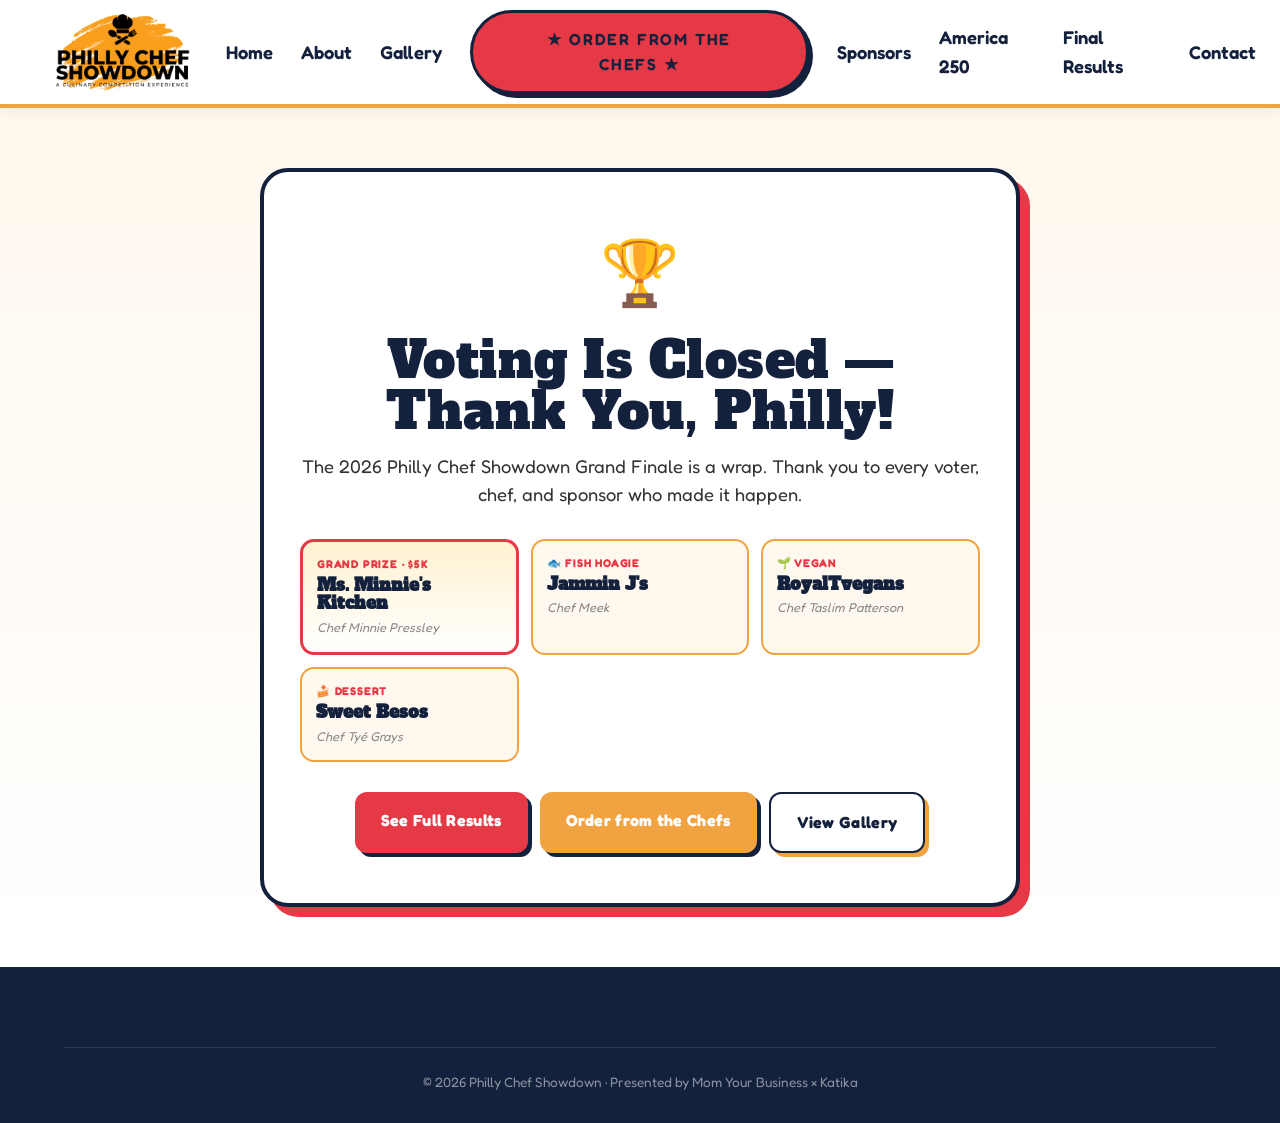
<file: vote.html>
<!DOCTYPE html>
<html lang="en">
<head>
<meta charset="UTF-8"/>
<meta name="viewport" content="width=device-width, initial-scale=1.0"/>
<title>Voting Closed — Philly Chef Showdown 2026 Winners</title>
<meta name="description" content="Voting for the Philly Chef Showdown 2026 Grand Finale is closed. See this year's winners."/>
<link rel="preconnect" href="https://fonts.googleapis.com"/>
<link rel="preconnect" href="https://fonts.gstatic.com" crossorigin/>
<link href="https://fonts.googleapis.com/css2?family=Alfa+Slab+One&family=Caveat+Brush&family=Fredoka:wght@400;500;600;700&family=Poppins:wght@400;500;600;700;800&display=swap" rel="stylesheet"/>
<link rel="stylesheet" href="styles.css?v=4"/>
<style>
  .closed-hero{min-height:calc(100vh - 100px);display:flex;align-items:center;justify-content:center;padding:60px 20px;background:linear-gradient(180deg,#fff8ee,#fff);}
  .closed-card{max-width:760px;background:#fff;border:4px solid var(--navy);border-radius:28px;padding:50px 36px;text-align:center;box-shadow:10px 10px 0 var(--red);}
  .closed-card .em{font-size:4rem;margin:0 0 14px;}
  .closed-card h1{font-family:'Alfa Slab One',sans-serif;color:var(--navy);font-size:clamp(2.2rem,5vw,3.2rem);margin:0 0 14px;line-height:1;}
  .closed-card .sub{color:#333;font-size:1.15rem;margin:0 0 30px;}
  .winners-mini{display:grid;grid-template-columns:repeat(auto-fit,minmax(180px,1fr));gap:12px;margin:20px 0 30px;}
  .wm{background:#fff8ee;border:2px solid var(--orange);border-radius:14px;padding:14px;text-align:left;}
  .wm.grand{background:linear-gradient(180deg,#fff2d0,#fff);border-color:var(--red);border-width:3px;}
  .wm .chip{font-size:.7rem;font-weight:800;color:var(--red);letter-spacing:.8px;}
  .wm{display:flex;flex-direction:column;}
  .wm b{display:block;font-family:'Alfa Slab One',sans-serif;color:var(--navy);font-size:1.05rem;margin-top:4px;line-height:1.1;}
  .wm-chef{display:block;color:#888;font-style:italic;font-size:.8rem;margin-top:4px;}
  .closed-ctas{display:flex;gap:12px;justify-content:center;flex-wrap:wrap;}
  .closed-ctas a{display:inline-block;background:var(--red);color:#fff;padding:16px 26px;border-radius:12px;font-weight:700;text-decoration:none;letter-spacing:.3px;box-shadow:4px 4px 0 var(--navy);}
  .closed-ctas a.secondary{background:var(--orange);}
  .closed-ctas a.tertiary{background:#fff;color:var(--navy);border:2px solid var(--navy);box-shadow:4px 4px 0 var(--orange);}
</style>
<script>!function(f,b,e,v,n,t,s){if(f.fbq)return;n=f.fbq=function(){n.callMethod?n.callMethod.apply(n,arguments):n.queue.push(arguments)};if(!f._fbq)f._fbq=n;n.push=n;n.loaded=!0;n.version='2.0';n.queue=[];t=b.createElement(e);t.async=!0;t.src=v;s=b.getElementsByTagName(e)[0];s.parentNode.insertBefore(t,s)}(window,document,'script','https://connect.facebook.net/en_US/fbevents.js');fbq('init','2171466109974802');fbq('track','PageView');</script>
</head>
<body>

<nav class="nav">
  <div class="nav-inner">
    <a href="index.html" class="logo" aria-label="Philly Chef Showdown home">
      <img src="logo.png" alt="Philly Chef Showdown" onerror="this.style.display='none';this.nextElementSibling.style.display='flex';"/>
      <span class="logo-fallback" style="display:none;"><span>PHILLY CHEF SHOWDOWN</span><span class="sm">★ CULINARY COMPETITION ★</span></span>
    </a>
    <button class="menu-toggle" id="menuBtn" aria-label="Toggle menu" aria-expanded="false">☰</button>
    <ul class="nav-links" id="navLinks">
      <li><a href="index.html">Home</a></li>
      <li><a href="about.html">About</a></li>
      <li><a href="/gallery">Gallery</a></li>
      <li><a href="/order" class="cta" style="background:var(--red);text-align:center;display:inline-block;">★ ORDER FROM THE CHEFS ★</a></li>
      <li><a href="sponsors.html">Sponsors</a></li>
      <li><a href="america250.html">America 250</a></li>
      <li><a href="/results">Final Results</a></li>
      <li><a href="contact.html">Contact</a></li>
    </ul>
  </div>
</nav>

<section class="closed-hero">
  <div class="closed-card">
    <div class="em">🏆</div>
    <h1>Voting Is Closed — <br>Thank You, Philly!</h1>
    <p class="sub">The 2026 Philly Chef Showdown Grand Finale is a wrap. Thank you to every voter, chef, and sponsor who made it happen.</p>
    <div class="winners-mini">
      <div class="wm grand">
        <span class="chip">GRAND PRIZE · $5K</span>
        <b>Ms. Minnie's Kitchen</b>
        <span class="wm-chef">Chef Minnie Pressley</span>
      </div>
      <div class="wm">
        <span class="chip">🐟 FISH HOAGIE</span>
        <b>Jammin J's</b>
        <span class="wm-chef">Chef Meek</span>
      </div>
      <div class="wm">
        <span class="chip">🌱 VEGAN</span>
        <b>RoyalTvegans</b>
        <span class="wm-chef">Chef Taslim Patterson</span>
      </div>
      <div class="wm">
        <span class="chip">🍰 DESSERT</span>
        <b>Sweet Besos</b>
        <span class="wm-chef">Chef Tyé Grays</span>
      </div>
    </div>
    <div class="closed-ctas">
      <a href="/results">See Full Results</a>
      <a href="/order" class="secondary">Order from the Chefs</a>
      <a href="/gallery" class="tertiary">View Gallery</a>
    </div>
  </div>
</section>

<footer>
  <div class="container">
    <div class="copyright">&copy; 2026 Philly Chef Showdown · Presented by Mom Your Business × Katika</div>
  </div>
</footer>

<script>
  const btn=document.getElementById('menuBtn'),links=document.getElementById('navLinks');
  btn&&btn.addEventListener('click',()=>{const o=links.classList.toggle('open');btn.setAttribute('aria-expanded',o);btn.textContent=o?'✕':'☰';});
</script>

</body>
</html>
</file>
<file: styles.css>
:root {
    --orange: #F2A341;
    --orange-deep: #E0892A;
    --yellow: #FFC72C;
    --yellow-soft: #FFE066;
    --red: #E63946;
    --red-deep: #B5252F;
    --black: #0A0A0A;
    --navy: #14213D;
    --cream: #FBF6E9;
    --cream-2: #F5EDD6;
    --ink: #14213D;
    --muted: #6B6273;
  }

  * { box-sizing: border-box; }
  html { scroll-behavior: smooth; }
  body {
    margin: 0;
    font-family: 'Fredoka', 'Poppins', system-ui, sans-serif;
    color: var(--ink);
    background: var(--cream);
    line-height: 1.55;
    overflow-x: hidden;
  }
  img { max-width: 100%; display: block; }
  a { color: inherit; text-decoration: none; }
  h1, h2, h3 {
    font-family: 'Alfa Slab One', 'Poppins', sans-serif;
    font-weight: 400;
    line-height: 1.05;
    margin: 0 0 0.5em;
    letter-spacing: 0.5px;
  }
  h1 { font-size: clamp(2.6rem, 6.5vw, 5.5rem); }
  h2 { font-size: clamp(2.2rem, 5vw, 3.8rem); }
  h3 { font-size: 1.2rem; font-family: 'Fredoka', sans-serif; font-weight: 700; }
  .container { max-width: 1200px; margin: 0 auto; padding: 0 24px; position: relative; z-index: 2; }

  /* Food doodle background pattern (applied via class) */
  .food-bg {
    background-color: var(--cream);
    background-image: url('food-pattern.svg');
    background-repeat: repeat;
    background-size: 480px auto;
  }
  .food-bg-dense {
    background-color: var(--cream-2);
    background-image: url('food-pattern.svg');
    background-repeat: repeat;
    background-size: 360px auto;
  }

  /* Script handwriting accent */
  .script {
    font-family: 'Caveat Brush', cursive;
    font-weight: 400;
    color: var(--red);
    letter-spacing: 0;
  }

  /* ========= NAV ========= */
  .nav {
    position: sticky; top: 0; z-index: 50;
    background: #fff;
    border-bottom: 4px solid var(--orange);
    box-shadow: 0 4px 16px rgba(20,33,61,0.06);
  }
  .nav-inner {
    display: flex; align-items: center; justify-content: space-between;
    padding: 10px 24px; max-width: 1280px; margin: 0 auto;
  }
  .logo {
    display: flex; align-items: center;
    height: 84px;
  }
  .logo img {
    height: 100%; width: auto; display: block;
  }
  .logo-fallback {
    font-family: 'Alfa Slab One', sans-serif;
    font-size: 1.2rem;
    color: var(--navy);
    line-height: 1;
    display: flex; flex-direction: column;
  }
  .logo-fallback .sm { font-size: 0.65rem; font-family: 'Fredoka', sans-serif; font-weight: 600; letter-spacing: 3px; margin-top: 4px; color: var(--navy); }
  .nav-links {
    display: flex; align-items: center; gap: 28px; list-style: none; margin: 0; padding: 0;
  }
  .nav-links a {
    font-weight: 600; font-size: 1.15rem; color: var(--navy);
    position: relative; padding: 6px 0;
    transition: color 0.2s;
  }
  .nav-links a:hover { color: var(--red); }
  .nav-links a::after {
    content: ''; position: absolute; left: 0; bottom: 0; height: 3px; width: 0;
    background: var(--orange); transition: width 0.25s ease;
  }
  .nav-links a:hover::after { width: 100%; }
  .cta {
    display: inline-block;
    background: var(--red);
    color: #fff;
    font-weight: 700;
    padding: 12px 26px;
    border-radius: 999px;
    border: 3px solid var(--navy);
    box-shadow: 4px 4px 0 var(--navy);
    transition: transform 0.15s, box-shadow 0.15s;
    text-transform: uppercase;
    letter-spacing: 1.5px;
    font-size: 0.85rem;
    font-family: 'Fredoka', sans-serif;
  }
  .cta:hover { transform: translate(-2px, -2px); box-shadow: 6px 6px 0 var(--navy); color: #fff; }
  .cta:active { transform: translate(2px, 2px); box-shadow: 1px 1px 0 var(--navy); }
  .cta::after { display: none; }
  /* Nav "Get Tickets" — bigger so it stands out */
  .nav-links .cta {
    padding: 14px 44px;
    font-size: 1rem;
    letter-spacing: 1.8px;
  }
  .menu-toggle {
    display: none;
    background: none; border: 0; cursor: pointer; padding: 8px;
    font-size: 1.6rem; color: var(--navy);
  }

  /* ========= HERO ========= */
  .hero {
    position: relative;
    height: 650px;
    display: flex; align-items: center;
    color: #fff;
    overflow: hidden;
    background:
      linear-gradient(135deg, rgba(20,33,61,0.78) 0%, rgba(181,37,47,0.65) 70%, rgba(255,199,44,0.55) 100%),
      url('https://images.unsplash.com/photo-1555939594-58d7cb561ad1?auto=format&fit=crop&w=1920&q=80') center/cover;
  }
  .hero::before {
    content: '';
    position: absolute; inset: 0;
    background-image: url('food-pattern.svg');
    background-size: 380px auto;
    opacity: 0.12;
    pointer-events: none;
    mix-blend-mode: screen;
  }
  .hero-content {
    position: relative; z-index: 2;
    padding: 90px 0;
    max-width: 880px;
  }
  .hero .eyebrow {
    display: inline-block;
    background: var(--yellow);
    color: var(--navy);
    padding: 8px 18px;
    border-radius: 999px;
    font-weight: 700;
    font-size: 0.85rem;
    letter-spacing: 2px;
    text-transform: uppercase;
    margin-bottom: 24px;
    border: 3px solid var(--navy);
    box-shadow: 3px 3px 0 var(--navy);
  }
  .hero h1 {
    color: #fff;
    text-shadow: 5px 5px 0 var(--navy);
    margin-bottom: 24px;
  }
  .hero h1 .accent {
    color: var(--yellow);
    display: block;
    font-family: 'Caveat Brush', cursive;
    font-size: 1.1em;
    transform: rotate(-2deg);
    transform-origin: left;
    text-shadow: 4px 4px 0 var(--navy);
  }
  .hero p.lede {
    font-size: clamp(1.05rem, 1.6vw, 1.3rem);
    max-width: 640px;
    margin-bottom: 36px;
    color: #fff;
    font-weight: 500;
  }
  .hero-ctas { display: flex; gap: 16px; flex-wrap: wrap; }
  .cta-secondary {
    background: var(--yellow);
    color: var(--navy);
  }
  .cta-outline {
    background: transparent;
    color: #fff;
    border-color: #fff;
    box-shadow: 4px 4px 0 var(--navy);
  }
  .cta-outline:hover { background: #fff; color: var(--navy); }

  /* ========= SECTION COMMON ========= */
  section { padding: 110px 0; position: relative; overflow: hidden; }
  .section-head { text-align: center; margin-bottom: 60px; position: relative; z-index: 3; }
  .section-head .kicker {
    font-family: 'Caveat Brush', cursive;
    color: var(--red);
    font-size: 1.8rem;
    margin: 0 auto 14px;
    display: block;
    width: fit-content;
    transform: rotate(-2deg);
    position: relative;
    padding: 0 18px;
  }
  /* paint-brush splash behind H2 in section heads */
  .section-head h2 {
    display: inline-block;
    position: relative;
    padding: 4px 30px;
  }
  .section-head h2::before {
    content: '';
    position: absolute;
    inset: 0;
    background: url("data:image/svg+xml;utf8,<svg xmlns='http://www.w3.org/2000/svg' viewBox='0 0 600 180' preserveAspectRatio='none'><path fill='%23F2A341' opacity='0.22' d='M30 90 Q 20 30 100 28 Q 220 14 320 30 Q 460 16 540 40 Q 590 70 560 110 Q 580 150 480 156 Q 360 170 240 158 Q 120 168 60 148 Q 10 130 30 90Z'/></svg>") center/100% 100% no-repeat;
    z-index: -1;
    transform: rotate(-1deg);
  }
  .section-head p { color: var(--muted); max-width: 640px; margin: 14px auto 0; font-size: 1.05rem; position: relative; z-index: 3; }

  /* Background watermark text */
  .watermark {
    position: absolute;
    font-family: 'Alfa Slab One', sans-serif;
    font-size: clamp(7rem, 18vw, 18rem);
    line-height: 0.85;
    letter-spacing: 0.02em;
    color: var(--navy);
    opacity: 0.05;
    top: 40px;
    left: 50%;
    transform: translateX(-50%);
    pointer-events: none;
    white-space: nowrap;
    z-index: 0;
    user-select: none;
  }
  .schedule .watermark { color: #fff; opacity: 0.06; }

  /* Pattern overlays */
  .dots-overlay::after, .stripes-overlay::after {
    content: '';
    position: absolute; inset: 0;
    pointer-events: none;
    z-index: 1;
  }
  .dots-overlay::after {
    background-image: radial-gradient(circle, var(--navy) 1.5px, transparent 1.6px);
    background-size: 26px 26px;
    opacity: 0.07;
  }
  .stripes-overlay::after {
    background-image: repeating-linear-gradient(45deg, var(--orange) 0, var(--orange) 1px, transparent 1px, transparent 16px);
    opacity: 0.10;
  }

  /* Zig-zag / wave divider */
  .wave-divider {
    position: relative;
    height: 30px;
    background: var(--navy);
  }
  .wave-divider::before {
    content: '';
    position: absolute; left: 0; right: 0; bottom: -1px;
    height: 30px;
    background:
      linear-gradient(135deg, var(--navy) 50%, transparent 50%) 0 0/30px 30px repeat-x,
      linear-gradient(225deg, var(--navy) 50%, transparent 50%) 0 0/30px 30px repeat-x;
  }
  .wave-top {
    position: relative;
    height: 30px;
    background: var(--navy);
  }
  .wave-top::before {
    content: '';
    position: absolute; left: 0; right: 0; top: -1px;
    height: 30px;
    background:
      linear-gradient(45deg, var(--navy) 50%, transparent 50%) 0 0/30px 30px repeat-x,
      linear-gradient(315deg, var(--navy) 50%, transparent 50%) 0 0/30px 30px repeat-x;
  }

  /* Splat decoration (decorative blobs) */
  .splat {
    position: absolute; pointer-events: none; z-index: 1;
    width: 220px; height: 220px;
    background: radial-gradient(circle at 50% 50%, var(--orange) 0, var(--orange) 35%, transparent 65%);
    opacity: 0.18;
    filter: blur(2px);
  }

  /* Decorative band */
  .stripe {
    background: var(--navy);
    color: var(--yellow);
    padding: 14px 0;
    overflow: hidden;
    border-top: 4px solid var(--navy);
    border-bottom: 4px solid var(--navy);
  }
  .stripe-track {
    display: flex; gap: 40px; white-space: nowrap;
    animation: marquee 28s linear infinite;
    font-family: 'Alfa Slab One', sans-serif;
    font-size: 1.4rem;
    letter-spacing: 2px;
  }
  .stripe-track span { display: flex; align-items: center; gap: 40px; }
  .stripe-track .dot { color: var(--red); }
  @keyframes marquee {
    from { transform: translateX(0); }
    to { transform: translateX(-50%); }
  }

  /* ========= WHAT TO EXPECT ========= */
  .expect-grid {
    display: grid; gap: 28px;
    grid-template-columns: repeat(auto-fit, minmax(240px, 1fr));
  }
  .expect-card {
    background: #fff;
    padding: 40px 28px 32px;
    border-radius: 18px;
    border: 3px solid var(--navy);
    box-shadow: 6px 6px 0 var(--navy);
    transition: transform 0.2s;
    position: relative;
    overflow: hidden;
    text-align: center;
  }
  .expect-card:hover { transform: translate(-3px, -3px); box-shadow: 9px 9px 0 var(--navy); }
  .expect-card .icon {
    width: 92px; height: 92px; border-radius: 50%;
    display: grid; place-items: center;
    margin: 0 auto 22px;
    border: 3px solid var(--navy);
  }
  .expect-card .icon svg { width: 44px; height: 44px; display: block; }
  .expect-card:nth-child(1) .icon { background: var(--red); }
  .expect-card:nth-child(1) .icon svg { fill: #fff; }
  .expect-card:nth-child(2) .icon { background: var(--yellow); }
  .expect-card:nth-child(2) .icon svg { fill: var(--navy); }
  .expect-card:nth-child(3) .icon { background: var(--navy); }
  .expect-card:nth-child(3) .icon svg { fill: var(--yellow); }
  .expect-card:nth-child(4) .icon { background: var(--orange); }
  .expect-card:nth-child(4) .icon svg { fill: #fff; }
  .expect-card h3 { margin-bottom: 10px; color: var(--navy); font-size: 1.25rem; }
  .expect-card p { color: var(--muted); margin: 0; font-size: 0.97rem; }

  /* ========= GALLERY ========= */
  .gallery {
    background: var(--cream);
    background-image: url('food-pattern.svg');
    background-size: 540px auto;
    background-repeat: repeat;
  }
  .gallery-grid {
    display: grid;
    grid-template-columns: repeat(4, 1fr);
    grid-template-rows: 200px 200px;
    gap: 16px;
    position: relative;
    z-index: 3;
  }
  .gallery .g {
    background-size: cover;
    background-position: center;
    border-radius: 16px;
    border: 3px solid var(--navy);
    box-shadow: 5px 5px 0 var(--navy);
    transition: transform 0.2s, box-shadow 0.2s;
    display: block;
  }
  .gallery .g:hover { transform: translate(-3px, -3px); box-shadow: 8px 8px 0 var(--navy); }
  .gallery .g-1 { grid-column: span 2; grid-row: span 2; }
  .gallery .g-6 { grid-column: span 2; }
  @media (max-width: 720px) {
    .gallery-grid { grid-template-columns: 1fr 1fr; grid-template-rows: repeat(3, 180px); }
    .gallery .g-1 { grid-column: span 2; grid-row: span 1; }
    .gallery .g-6 { grid-column: span 2; }
  }

  /* ========= SCHEDULE / POP-UPS ========= */
  .schedule {
    background: var(--cream-2);
    color: var(--navy);
    position: relative;
    overflow: hidden;
  }
  .schedule::before {
    content: '';
    position: absolute; inset: 0;
    background-image: url('food-pattern.svg');
    background-size: 480px auto;
    opacity: 0.10;
    pointer-events: none;
  }
  .schedule-header {
    display: flex;
    justify-content: space-between;
    align-items: flex-end;
    gap: 24px;
    margin-bottom: 28px;
    position: relative;
    z-index: 3;
  }
  .schedule-header .head-left { text-align: left; }
  .schedule-header .head-left .kicker {
    font-family: 'Caveat Brush', cursive;
    color: var(--red);
    font-size: 1.6rem;
    transform: rotate(-2deg);
    display: inline-block;
    margin-bottom: 4px;
  }
  .schedule-header .head-left h2 { margin: 0; color: var(--navy); }
  .all-events {
    display: inline-flex; align-items: center; gap: 10px;
    font-family: 'Fredoka', sans-serif;
    font-weight: 700;
    color: var(--navy);
    letter-spacing: 2px;
    text-transform: uppercase;
    font-size: 0.85rem;
    border-bottom: 2px solid var(--navy);
    padding-bottom: 4px;
  }
  .all-events:hover { color: var(--red); border-color: var(--red); }
  .all-events .arrow-ico {
    width: 24px; height: 24px;
    border: 2px solid currentColor;
    border-radius: 6px;
    display: inline-grid; place-items: center;
    font-size: 0.9rem; line-height: 1;
  }
  .day-tabs {
    display: flex;
    gap: 28px;
    border-bottom: 2px solid var(--navy);
    padding: 0 0 16px;
    margin-bottom: 0;
    position: relative;
    z-index: 3;
    flex-wrap: wrap;
  }
  .day-tab {
    background: none; border: 0;
    font-family: 'Fredoka', sans-serif;
    font-weight: 600;
    color: var(--muted);
    cursor: pointer;
    padding: 4px 0;
    font-size: 0.95rem;
    position: relative;
    letter-spacing: 0.5px;
  }
  .day-tab.active { color: var(--red); }
  .day-tab.active::after {
    content: '';
    position: absolute; left: 0; right: 0; bottom: -18px;
    height: 4px;
    background: var(--red);
  }
  .day-tab:hover { color: var(--navy); }
  .day-tab.active:hover { color: var(--red); }

  .event-list {
    position: relative;
    z-index: 3;
  }
  .event-row {
    display: grid;
    grid-template-columns: 1.2fr 2.5fr 1.5fr 1.5fr auto;
    gap: 24px;
    align-items: center;
    padding: 26px 0;
    border-bottom: 1px solid rgba(20,33,61,0.18);
    transition: background 0.2s;
  }
  .event-row:hover { background: rgba(255,255,255,0.5); }
  .event-row .er-date {
    font-family: 'Alfa Slab One', sans-serif;
    font-size: 1.1rem;
    color: var(--navy);
    line-height: 1.1;
  }
  .event-row .er-date small {
    display: block;
    font-family: 'Fredoka', sans-serif;
    font-weight: 600;
    font-size: 0.78rem;
    color: var(--muted);
    letter-spacing: 1px;
    text-transform: uppercase;
    margin-top: 6px;
  }
  .event-row .er-name {
    font-family: 'Alfa Slab One', sans-serif;
    color: var(--navy);
    font-size: 1.15rem;
    text-transform: uppercase;
    line-height: 1.2;
    letter-spacing: 0.5px;
  }
  .event-row .er-name small {
    display: block;
    font-family: 'Fredoka', sans-serif;
    color: var(--muted);
    font-weight: 500;
    font-size: 0.88rem;
    text-transform: none;
    letter-spacing: 0;
    margin-top: 6px;
  }
  .event-row .er-host {
    font-family: 'Alfa Slab One', sans-serif;
    color: var(--navy);
    font-size: 0.95rem;
    text-transform: uppercase;
    letter-spacing: 0.5px;
    line-height: 1.2;
  }
  .event-row .er-host small,
  .event-row .er-loc small {
    display: block;
    font-family: 'Fredoka', sans-serif;
    color: var(--muted);
    font-weight: 500;
    font-size: 0.85rem;
    text-transform: none;
    letter-spacing: 0;
    margin-top: 4px;
  }
  .event-row .er-loc {
    font-family: 'Alfa Slab One', sans-serif;
    color: var(--navy);
    font-size: 0.95rem;
    text-transform: uppercase;
    letter-spacing: 0.5px;
    line-height: 1.2;
  }
  .event-row .er-cta {
    width: 48px; height: 48px;
    border-radius: 12px;
    border: 2px solid var(--navy);
    background: transparent;
    color: var(--navy);
    display: grid; place-items: center;
    font-size: 1.2rem;
    transition: background 0.2s, color 0.2s, transform 0.2s;
  }
  .event-row .er-cta:hover {
    background: var(--red);
    color: #fff;
    border-color: var(--red);
    transform: translateX(3px);
  }
  .event-row.hidden { display: none; }

  @media (max-width: 860px) {
    .schedule-header { flex-direction: column; align-items: flex-start; }
    .event-row {
      grid-template-columns: 1fr 1fr;
      gap: 16px 20px;
    }
    .event-row .er-cta {
      grid-column: 2;
      grid-row: 1;
      justify-self: end;
      align-self: start;
    }
    .event-row .er-name {
      grid-column: 1 / -1;
    }
  }

  /* ========= WHEN AND WHERE ========= */
  .when-where { padding-bottom: 0; }
  .ww-grid {
    display: grid; gap: 48px;
    grid-template-columns: 1fr 1fr;
    align-items: center;
    margin-bottom: 90px;
  }
  .ww-info h2 { color: var(--navy); margin-bottom: 24px; }
  .ww-block {
    display: flex; gap: 18px; align-items: flex-start;
    margin-bottom: 22px;
    background: #fff;
    border: 3px solid var(--navy);
    border-radius: 14px;
    padding: 18px 20px;
    box-shadow: 4px 4px 0 var(--navy);
  }
  .ww-block .ico {
    width: 52px; height: 52px; flex-shrink: 0;
    border-radius: 12px;
    display: grid; place-items: center;
    color: #fff; font-size: 1.4rem;
    background: var(--red);
    border: 2px solid var(--navy);
  }
  .ww-block:nth-of-type(2) .ico { background: var(--yellow); color: var(--navy); }
  .ww-block:nth-of-type(3) .ico { background: var(--navy); color: var(--yellow); }
  .ww-block h3 { margin: 0 0 4px; font-size: 1.1rem; color: var(--navy); }
  .ww-block p { margin: 0; color: var(--muted); }
  .ww-poster {
    position: relative;
    background: var(--red);
    border: 5px solid var(--navy);
    border-radius: 18px;
    padding: 48px 32px;
    box-shadow: 12px 12px 0 var(--navy);
    color: #fff;
    text-align: center;
    transform: rotate(-2deg);
    overflow: hidden;
  }
  .ww-poster::before {
    content: ''; position: absolute; inset: 0;
    background-image: url('food-pattern.svg');
    background-size: 280px auto;
    opacity: 0.10;
    pointer-events: none;
  }
  .ww-poster > * { position: relative; z-index: 2; }
  .ww-poster .tag {
    display: inline-block; background: var(--yellow); color: var(--navy);
    padding: 8px 18px; border-radius: 999px;
    font-weight: 800; font-size: 0.8rem; letter-spacing: 2px;
    text-transform: uppercase; margin-bottom: 18px;
    border: 2px solid var(--navy);
  }
  .ww-poster .month { font-family: 'Alfa Slab One', sans-serif; font-size: 2.2rem; line-height: 1; color: var(--yellow); }
  .ww-poster .big-date { font-family: 'Alfa Slab One', sans-serif; font-size: 5.5rem; line-height: 1; margin: 8px 0; text-shadow: 4px 4px 0 var(--navy); }
  .ww-poster .year { font-family: 'Caveat Brush', cursive; font-size: 2rem; margin-top: 6px; color: var(--yellow); }
  .ww-poster .time { margin-top: 18px; font-size: 1.05rem; font-weight: 600; padding-top: 18px; border-top: 2px dashed rgba(255,255,255,0.5); }

  /* Map full width */
  .map-wrap {
    position: relative;
    width: 100vw;
    margin-left: calc(-50vw + 50%);
    height: 460px;
    border-top: 5px solid var(--navy);
    border-bottom: 5px solid var(--navy);
  }
  .map-wrap iframe { width: 100%; height: 100%; border: 0; display: block; }

  /* ========= FOOTER ========= */
  footer {
    background: var(--navy); color: #fff; padding: 80px 0 30px;
    position: relative; overflow: hidden;
  }
  footer::before {
    content: '';
    position: absolute; inset: 0;
    background-image: url('food-pattern.svg');
    background-size: 420px auto;
    opacity: 0.06;
    pointer-events: none;
  }
  .foot-grid {
    display: grid; gap: 40px;
    grid-template-columns: 2fr 1fr 1fr 1fr;
    margin-bottom: 60px;
    position: relative; z-index: 2;
  }
  .foot-grid h4 {
    color: var(--yellow);
    font-family: 'Alfa Slab One', sans-serif;
    font-size: 1.05rem;
    margin: 0 0 18px;
    letter-spacing: 1px;
  }
  .foot-grid p, .foot-grid a, .foot-grid li {
    color: rgba(255,255,255,0.7); font-size: 0.95rem;
  }
  .foot-grid ul { list-style: none; padding: 0; margin: 0; }
  .foot-grid li { margin-bottom: 10px; }
  .foot-grid a:hover { color: var(--yellow); }
  .foot-logo {
    font-family: 'Alfa Slab One', sans-serif;
    color: var(--yellow); font-size: 1.6rem; margin-bottom: 12px; display: block;
    line-height: 1.1;
  }
  .foot-logo .red { color: var(--red); }
  .foot-logo-img {
    max-width: 240px; height: auto;
    margin-bottom: 16px; display: block;
    background: var(--cream);
    border-radius: 14px;
    padding: 12px 14px;
    border: 2px solid var(--orange);
  }
  .socials { display: flex; gap: 12px; margin-top: 16px; }
  .socials a {
    width: 42px; height: 42px; border-radius: 50%;
    background: var(--yellow); color: var(--navy);
    display: grid; place-items: center;
    font-size: 0.85rem; font-weight: 700;
    border: 2px solid var(--navy);
    transition: transform 0.2s;
  }
  .socials a:hover { background: var(--red); color: #fff; transform: translateY(-3px); }
  .copyright {
    border-top: 1px solid rgba(255,255,255,0.12);
    padding-top: 24px;
    text-align: center;
    color: rgba(255,255,255,0.5);
    font-size: 0.85rem;
    position: relative; z-index: 2;
  }

  /* ========= RESPONSIVE ========= */
  @media (max-width: 960px) {
    .nav-links {
      position: fixed; top: 88px; right: 0;
      flex-direction: column; align-items: flex-start;
      background: #fff;
      width: 80%; max-width: 320px; height: calc(100vh - 88px);
      padding: 32px 28px; gap: 22px;
      border-left: 4px solid var(--orange);
      transform: translateX(100%);
      transition: transform 0.3s ease;
      box-shadow: -8px 0 24px rgba(20,33,61,0.08);
    }
    .nav-links.open { transform: translateX(0); }
    .menu-toggle { display: block; }
    .ww-grid { grid-template-columns: 1fr; }
    .foot-grid { grid-template-columns: 1fr 1fr; }
    section { padding: 70px 0; }
    .hero { min-height: auto; }
    .hero-content { padding: 70px 0; }
  }
  @media (max-width: 560px) {
    .foot-grid { grid-template-columns: 1fr; }
    .ww-poster { transform: none; padding: 36px 24px; }
    .ww-poster .big-date { font-size: 4.2rem; }
    .hero-content { padding: 60px 0; }
    .container { padding: 0 18px; }
    .stripe-track { font-size: 1.1rem; gap: 24px; }
  }

/* ========= INNER PAGE HERO ========= */
.page-hero {
  position: relative;
  padding: 100px 0 80px;
  background:
    linear-gradient(135deg, rgba(20,33,61,0.82) 0%, rgba(181,37,47,0.65) 70%, rgba(255,199,44,0.55) 100%),
    url('https://images.unsplash.com/photo-1414235077428-338989a2e8c0?auto=format&fit=crop&w=1920&q=80') center/cover;
  color: #fff;
  overflow: hidden;
  text-align: center;
}
.page-hero::before {
  content: '';
  position: absolute; inset: 0;
  background-image: url('food-pattern.svg');
  background-size: 380px auto;
  opacity: 0.10;
  mix-blend-mode: screen;
  pointer-events: none;
}
.page-hero .crumbs {
  display: inline-block;
  background: var(--yellow);
  color: var(--navy);
  padding: 8px 18px;
  border-radius: 999px;
  font-weight: 700;
  font-size: 0.8rem;
  letter-spacing: 2px;
  text-transform: uppercase;
  margin-bottom: 22px;
  border: 3px solid var(--navy);
  box-shadow: 3px 3px 0 var(--navy);
  position: relative; z-index: 2;
}
.page-hero h1 {
  font-size: clamp(2.4rem, 5.5vw, 4.5rem);
  text-shadow: 4px 4px 0 var(--navy);
  margin-bottom: 16px;
  position: relative; z-index: 2;
  color: #fff;
}
.page-hero p {
  max-width: 720px;
  margin: 0 auto;
  font-size: 1.15rem;
  font-weight: 500;
  position: relative; z-index: 2;
}

/* Hero alternates for variety */
.page-hero.apply { background-image: linear-gradient(135deg, rgba(20,33,61,0.82) 0%, rgba(230,57,70,0.7) 60%, rgba(255,122,26,0.55) 100%), url('https://images.unsplash.com/photo-1556909114-f6e7ad7d3136?auto=format&fit=crop&w=1920&q=80'); background-size: cover; background-position: center; }
.page-hero.sponsors { background-image: linear-gradient(135deg, rgba(20,33,61,0.82) 0%, rgba(255,199,44,0.55) 100%), url('https://images.unsplash.com/photo-1530062845289-9109b2c9c868?auto=format&fit=crop&w=1920&q=80'); background-size: cover; background-position: center; }
.page-hero.contact { background-image: linear-gradient(135deg, rgba(20,33,61,0.82) 0%, rgba(0,180,166,0.55) 100%), url('https://images.unsplash.com/photo-1414235077428-338989a2e8c0?auto=format&fit=crop&w=1920&q=80'); background-size: cover; background-position: center; }
.page-hero.america { background-image: linear-gradient(135deg, rgba(20,33,61,0.85) 0%, rgba(181,37,47,0.7) 60%, rgba(30,77,140,0.5) 100%), url('https://images.unsplash.com/photo-1543872084-c7bd3822856f?auto=format&fit=crop&w=1920&q=80'); background-size: cover; background-position: center; }

/* ========= HOW IT WORKS ========= */
.steps-grid {
  display: grid;
  grid-template-columns: repeat(4, 1fr);
  gap: 22px;
  position: relative; z-index: 3;
}
.step-card {
  background: #fff;
  border: 3px solid var(--navy);
  border-radius: 18px;
  box-shadow: 6px 6px 0 var(--navy);
  padding: 32px 24px 28px;
  position: relative;
  text-align: center;
  transition: transform 0.2s, box-shadow 0.2s;
}
.step-card:hover { transform: translate(-3px, -3px); box-shadow: 9px 9px 0 var(--navy); }
.step-card .num {
  font-family: 'Alfa Slab One', sans-serif;
  position: absolute;
  top: -22px; left: 50%;
  transform: translateX(-50%);
  background: var(--red);
  color: #fff;
  width: 50px; height: 50px;
  border-radius: 50%;
  display: grid; place-items: center;
  border: 3px solid var(--navy);
  font-size: 1.4rem;
  box-shadow: 3px 3px 0 var(--navy);
}
.step-card:nth-child(2) .num { background: var(--orange); }
.step-card:nth-child(3) .num { background: var(--yellow); color: var(--navy); }
.step-card:nth-child(4) .num { background: var(--navy); color: var(--yellow); }
.step-card h3 {
  font-family: 'Alfa Slab One', sans-serif;
  color: var(--navy);
  font-size: 1.25rem;
  margin: 18px 0 10px;
}
.step-card p { color: var(--muted); margin: 0; font-size: 0.95rem; }
@media (max-width: 920px) { .steps-grid { grid-template-columns: 1fr 1fr; } }
@media (max-width: 520px) { .steps-grid { grid-template-columns: 1fr; } }

/* ========= TASTING TOUR ========= */
.tour {
  background: var(--navy);
  color: #fff;
  position: relative;
  overflow: hidden;
}
.tour::before {
  content: '';
  position: absolute; inset: 0;
  background-image: url('food-pattern.svg');
  background-size: 460px auto;
  opacity: 0.07;
  pointer-events: none;
}
.tour .section-head h2 { color: #fff; }
.tour .section-head p { color: rgba(255,255,255,0.78); }
.tour .section-head .kicker { color: var(--yellow); }
.tour-grid {
  display: grid;
  grid-template-columns: repeat(3, 1fr);
  gap: 24px;
  position: relative; z-index: 3;
}
.tour-stop {
  background: #fff;
  color: var(--navy);
  border-radius: 18px;
  overflow: hidden;
  border: 3px solid var(--yellow);
  box-shadow: 6px 6px 0 var(--yellow);
  transition: transform 0.2s, box-shadow 0.2s;
  display: flex; flex-direction: column;
}
.tour-stop:hover { transform: translate(-3px, -3px); box-shadow: 9px 9px 0 var(--yellow); }
.tour-stop .tour-img {
  height: 200px;
  background-size: cover;
  background-position: center;
  border-bottom: 3px solid var(--yellow);
}
.tour-stop .tour-body { padding: 26px 24px 28px; flex: 1; }
.tour-stop .stop-num {
  display: inline-block;
  background: var(--red);
  color: #fff;
  padding: 4px 12px;
  border-radius: 999px;
  font-family: 'Alfa Slab One', sans-serif;
  font-size: 0.75rem;
  letter-spacing: 2px;
  margin-bottom: 12px;
  text-transform: uppercase;
}
.tour-stop h3 {
  font-family: 'Alfa Slab One', sans-serif;
  font-size: 1.4rem;
  color: var(--navy);
  margin-bottom: 6px;
}
.tour-stop .stop-date {
  font-family: 'Caveat Brush', cursive;
  color: var(--red);
  font-size: 1.3rem;
  margin-bottom: 12px;
  display: block;
}
.tour-stop p { color: var(--muted); margin: 0; font-size: 0.95rem; }
@media (max-width: 920px) { .tour-grid { grid-template-columns: 1fr; } }

/* ========= PRIZES ========= */
.prizes {
  background: var(--cream);
  background-image: url('food-pattern.svg');
  background-repeat: repeat;
  background-size: 540px auto;
  position: relative;
}
.prize-grid {
  display: grid;
  grid-template-columns: 2fr 1fr 1fr;
  gap: 22px;
  position: relative; z-index: 3;
}
.prize-card {
  background: #fff;
  border: 4px solid var(--navy);
  border-radius: 22px;
  padding: 36px 28px;
  text-align: center;
  position: relative;
  overflow: hidden;
  box-shadow: 6px 6px 0 var(--navy);
}
.prize-card.grand {
  background: var(--red);
  color: #fff;
  border-color: var(--navy);
  transform: rotate(-1deg);
}
.prize-card.grand::before {
  content: ''; position: absolute; inset: 0;
  background-image: url('food-pattern.svg');
  background-size: 280px auto;
  opacity: 0.10;
  pointer-events: none;
}
.prize-card .place {
  font-family: 'Caveat Brush', cursive;
  font-size: 1.6rem;
  color: var(--red);
  margin-bottom: 6px;
  display: block;
}
.prize-card.grand .place { color: var(--yellow); }
.prize-card .amount {
  font-family: 'Alfa Slab One', sans-serif;
  font-size: 3.6rem;
  line-height: 1;
  color: var(--navy);
  margin: 6px 0 14px;
}
.prize-card.grand .amount { color: #fff; text-shadow: 4px 4px 0 var(--navy); font-size: 5rem; }
.prize-card p { color: var(--muted); margin: 0; }
.prize-card.grand p { color: rgba(255,255,255,0.9); }
.prize-card .crown {
  position: absolute; top: 14px; right: 18px;
  background: var(--yellow); color: var(--navy);
  padding: 4px 12px; border-radius: 999px;
  font-family: 'Alfa Slab One', sans-serif;
  font-size: 0.7rem;
  letter-spacing: 2px;
  border: 2px solid var(--navy);
}
@media (max-width: 860px) { .prize-grid { grid-template-columns: 1fr; } .prize-card.grand { transform: none; } }

.finalists-callout {
  background: var(--navy);
  color: #fff;
  border-radius: 18px;
  padding: 30px 32px;
  margin-top: 28px;
  display: flex; gap: 22px; align-items: center;
  position: relative; z-index: 3;
  border: 3px solid var(--orange);
  box-shadow: 6px 6px 0 var(--orange);
}
.finalists-callout .badge {
  flex-shrink: 0;
  background: var(--orange);
  color: var(--navy);
  font-family: 'Alfa Slab One', sans-serif;
  width: 80px; height: 80px;
  border-radius: 50%;
  display: grid; place-items: center;
  font-size: 1.5rem;
  border: 3px solid #fff;
}
.finalists-callout h3 {
  font-family: 'Alfa Slab One', sans-serif;
  color: var(--yellow);
  margin: 0 0 6px;
  font-size: 1.3rem;
}
.finalists-callout p { margin: 0; color: rgba(255,255,255,0.8); }
@media (max-width: 700px) { .finalists-callout { flex-direction: column; text-align: center; } }

/* ========= ORGANIZERS ========= */
.organizers {
  background: var(--cream-2);
  position: relative;
  overflow: hidden;
}
.organizers::before {
  content: '';
  position: absolute; inset: 0;
  background-image: url('food-pattern.svg');
  background-size: 520px auto;
  opacity: 0.10;
  pointer-events: none;
}
.org-grid {
  display: grid;
  grid-template-columns: 1fr 1fr;
  gap: 32px;
  position: relative; z-index: 3;
}
.org-card {
  background: #fff;
  border: 3px solid var(--navy);
  border-radius: 18px;
  padding: 36px 32px;
  box-shadow: 6px 6px 0 var(--navy);
  position: relative;
  overflow: hidden;
}
.org-card .tag {
  display: inline-block;
  background: var(--red);
  color: #fff;
  padding: 6px 14px;
  border-radius: 999px;
  font-family: 'Alfa Slab One', sans-serif;
  font-size: 0.75rem;
  letter-spacing: 2px;
  margin-bottom: 18px;
}
.org-card:nth-child(2) .tag { background: var(--orange); }
.org-card h3 {
  font-family: 'Alfa Slab One', sans-serif;
  color: var(--navy);
  font-size: 1.6rem;
  margin-bottom: 12px;
}
.org-card p { color: var(--muted); margin: 0 0 18px; }
.org-card .stat-row {
  display: flex; gap: 24px; flex-wrap: wrap;
  margin-top: 22px; padding-top: 22px;
  border-top: 2px dashed rgba(20,33,61,0.15);
}
.org-card .stat .num {
  font-family: 'Alfa Slab One', sans-serif;
  color: var(--red);
  font-size: 1.6rem;
  line-height: 1;
}
.org-card .stat .lbl {
  font-size: 0.8rem;
  color: var(--muted);
  text-transform: uppercase;
  letter-spacing: 1px;
  display: block;
  margin-top: 4px;
}
.org-card a.link {
  color: var(--red);
  font-weight: 700;
  border-bottom: 2px solid currentColor;
  padding-bottom: 2px;
}
@media (max-width: 860px) { .org-grid { grid-template-columns: 1fr; } }

/* ========= APPLICATION FORM ========= */
.form-section { background: var(--cream); background-image: url('food-pattern.svg'); background-repeat: repeat; background-size: 600px auto; }
.application {
  max-width: 880px;
  margin: 0 auto;
  background: #fff;
  border: 3px solid var(--navy);
  border-radius: 22px;
  padding: 48px 44px;
  box-shadow: 8px 8px 0 var(--navy);
  position: relative;
  z-index: 3;
}
.app-section { margin-bottom: 48px; }
.app-section:last-child { margin-bottom: 0; }
.app-section .sect-tag {
  display: inline-block;
  background: var(--red);
  color: #fff;
  font-family: 'Alfa Slab One', sans-serif;
  padding: 5px 14px;
  border-radius: 6px;
  font-size: 0.78rem;
  letter-spacing: 2px;
  margin-bottom: 14px;
}
.app-section h2 {
  font-size: 1.7rem;
  color: var(--navy);
  margin-bottom: 22px;
}
.app-section h2::before { display: none; }
.field { margin-bottom: 22px; }
.field label {
  display: block;
  font-weight: 700;
  color: var(--navy);
  margin-bottom: 8px;
  font-size: 0.97rem;
}
.field .req { color: var(--red); }
.field .help {
  display: block;
  color: var(--muted);
  font-size: 0.85rem;
  margin-top: 6px;
}
.field input[type="text"],
.field input[type="email"],
.field input[type="tel"],
.field input[type="url"],
.field textarea,
.field select {
  width: 100%;
  background: var(--cream);
  border: 2px solid var(--navy);
  border-radius: 10px;
  padding: 12px 14px;
  font-family: 'Fredoka', sans-serif;
  font-size: 1rem;
  color: var(--navy);
  transition: border-color 0.2s, background 0.2s;
}
.field input:focus,
.field textarea:focus,
.field select:focus {
  outline: none;
  border-color: var(--red);
  background: #fff;
}
.field textarea { min-height: 110px; resize: vertical; }
.field .options { display: flex; gap: 10px; flex-wrap: wrap; }
.field .options label {
  background: var(--cream);
  border: 2px solid var(--navy);
  border-radius: 999px;
  padding: 8px 16px;
  cursor: pointer;
  margin: 0;
  font-weight: 600;
  transition: background 0.15s, color 0.15s;
}
.field .options input { display: none; }
.field .options input:checked + span { background: var(--red); color: #fff; }
.field .options label:has(input:checked) { background: var(--red); color: #fff; border-color: var(--red); }
.field .checks label {
  display: flex; gap: 10px; align-items: flex-start;
  font-weight: 500; color: var(--navy);
  margin-bottom: 8px; cursor: pointer;
}
.field .checks input { margin-top: 4px; }
.two-col { display: grid; grid-template-columns: 1fr 1fr; gap: 20px; }
@media (max-width: 600px) { .two-col { grid-template-columns: 1fr; } .application { padding: 32px 22px; } }
.note {
  background: var(--cream-2);
  border-left: 4px solid var(--orange);
  padding: 14px 18px;
  border-radius: 6px;
  color: var(--muted);
  margin-top: -10px;
  margin-bottom: 22px;
  font-size: 0.9rem;
}
.submit-row { text-align: center; margin-top: 40px; }

/* ========= ELIGIBILITY LIST ========= */
.elig-list {
  display: grid;
  grid-template-columns: repeat(2, 1fr);
  gap: 18px;
  max-width: 920px;
  margin: 0 auto;
  position: relative; z-index: 3;
}
.elig-item {
  display: flex; gap: 16px; align-items: flex-start;
  background: #fff;
  border: 3px solid var(--navy);
  border-radius: 14px;
  padding: 20px 22px;
  box-shadow: 4px 4px 0 var(--navy);
}
.elig-item .check {
  flex-shrink: 0;
  width: 38px; height: 38px;
  background: var(--orange);
  color: #fff;
  border-radius: 50%;
  display: grid; place-items: center;
  font-weight: 800;
  border: 2px solid var(--navy);
  font-family: 'Alfa Slab One', sans-serif;
}
.elig-item h4 {
  font-family: 'Alfa Slab One', sans-serif;
  margin: 0 0 4px;
  color: var(--navy);
  font-size: 1rem;
}
.elig-item p { margin: 0; color: var(--muted); font-size: 0.92rem; }
@media (max-width: 700px) { .elig-list { grid-template-columns: 1fr; } }

/* ========= SPONSORSHIP TABLE ========= */
.spons-track { margin-bottom: 70px; position: relative; z-index: 3; }
.spons-track:last-child { margin-bottom: 0; }
.spons-track .track-head {
  background: var(--navy);
  color: #fff;
  border-radius: 18px 18px 0 0;
  padding: 28px 32px;
  border: 3px solid var(--navy);
  border-bottom: none;
  position: relative;
}
.spons-track .track-head h2 {
  color: #fff; margin: 0 0 4px;
  font-size: 1.7rem;
}
.spons-track .track-head h2::before { display: none; }
.spons-track .track-head p { margin: 0; color: rgba(255,255,255,0.8); font-size: 0.97rem; }
.spons-track .track-tag {
  position: absolute; top: 22px; right: 28px;
  background: var(--orange);
  color: var(--navy);
  font-family: 'Alfa Slab One', sans-serif;
  padding: 4px 14px;
  border-radius: 6px;
  font-size: 0.78rem;
  letter-spacing: 2px;
  border: 2px solid #fff;
}
.tiers {
  display: grid;
  grid-template-columns: repeat(3, 1fr);
  gap: 0;
  border: 3px solid var(--navy);
  border-radius: 0 0 18px 18px;
  overflow: hidden;
  background: #fff;
}
.tier {
  padding: 32px 26px 36px;
  border-right: 2px dashed rgba(20,33,61,0.15);
  position: relative;
}
.tier:last-child { border-right: 0; }
.tier.featured { background: var(--red); color: #fff; }
.tier.featured::before {
  content: 'MOST POPULAR';
  position: absolute;
  top: 0; left: 50%; transform: translateX(-50%);
  background: var(--yellow); color: var(--navy);
  padding: 4px 14px;
  border-radius: 0 0 8px 8px;
  font-family: 'Alfa Slab One', sans-serif;
  font-size: 0.7rem;
  letter-spacing: 2px;
}
.tier .tier-name {
  font-family: 'Alfa Slab One', sans-serif;
  color: var(--navy);
  font-size: 1.4rem;
  margin: 6px 0 8px;
  text-transform: uppercase;
}
.tier.featured .tier-name { color: var(--yellow); }
.tier .tier-sub {
  font-family: 'Caveat Brush', cursive;
  color: var(--red);
  font-size: 1.2rem;
  margin-bottom: 16px;
  display: block;
}
.tier.featured .tier-sub { color: var(--yellow); }
.tier ul { list-style: none; padding: 0; margin: 0; }
.tier ul li {
  padding: 10px 0 10px 28px;
  position: relative;
  font-size: 0.94rem;
  border-bottom: 1px solid rgba(20,33,61,0.08);
}
.tier ul li:last-child { border-bottom: 0; }
.tier ul li::before {
  content: '★';
  position: absolute; left: 0; top: 10px;
  color: var(--orange);
}
.tier.featured ul li::before { color: var(--yellow); }
.tier.featured ul li { border-bottom-color: rgba(255,255,255,0.18); }
@media (max-width: 920px) {
  .tiers { grid-template-columns: 1fr; }
  .tier { border-right: 0; border-bottom: 2px dashed rgba(20,33,61,0.15); }
  .tier:last-child { border-bottom: 0; }
}

/* ========= CONTACT ========= */
.contact-grid {
  display: grid;
  grid-template-columns: 1fr 1.4fr;
  gap: 40px;
  position: relative; z-index: 3;
}
.contact-info { background: var(--navy); color: #fff; border-radius: 18px; padding: 36px 32px; }
.contact-info h3 { color: var(--yellow); font-family: 'Alfa Slab One', sans-serif; font-size: 1.4rem; margin-bottom: 14px; }
.contact-info p { color: rgba(255,255,255,0.78); margin-bottom: 22px; }
.contact-person { padding: 18px 0; border-bottom: 1px solid rgba(255,255,255,0.15); }
.contact-person:last-child { border-bottom: 0; }
.contact-person .role {
  font-family: 'Caveat Brush', cursive;
  color: var(--orange);
  font-size: 1.1rem;
}
.contact-person .name { font-family: 'Alfa Slab One', sans-serif; font-size: 1.1rem; color: #fff; }
.contact-person a { display: block; color: rgba(255,255,255,0.85); font-size: 0.95rem; margin-top: 4px; }
.contact-person a:hover { color: var(--yellow); }
.contact-form {
  background: #fff;
  border: 3px solid var(--navy);
  border-radius: 18px;
  padding: 36px 32px;
  box-shadow: 6px 6px 0 var(--navy);
}
@media (max-width: 860px) { .contact-grid { grid-template-columns: 1fr; } }

/* ========= AMERICA 250 ========= */
.america-band {
  background: linear-gradient(90deg, var(--blue,#1E4D8C) 0%, #fff 50%, var(--red) 100%);
  height: 8px;
}
.a250-grid {
  display: grid;
  grid-template-columns: 1.2fr 1fr;
  gap: 40px;
  align-items: center;
  margin-bottom: 70px;
  position: relative; z-index: 3;
}
.a250-grid img {
  border-radius: 18px;
  border: 4px solid var(--navy);
  box-shadow: 8px 8px 0 var(--navy);
  width: 100%; height: auto;
}
.a250-grid h2 { font-size: 2.4rem; color: var(--navy); margin-bottom: 18px; }
.a250-grid p { color: var(--muted); margin-bottom: 16px; }
.a250-grid .stars {
  display: inline-block; color: var(--red); letter-spacing: 4px; font-size: 1.6rem; margin-bottom: 10px;
}
.a250-stats {
  display: grid;
  grid-template-columns: repeat(4, 1fr);
  gap: 22px;
  margin-bottom: 70px;
  position: relative; z-index: 3;
}
.a250-stat {
  background: #fff;
  border: 3px solid var(--navy);
  border-radius: 18px;
  padding: 28px 22px;
  text-align: center;
  box-shadow: 5px 5px 0 var(--navy);
}
.a250-stat .num {
  font-family: 'Alfa Slab One', sans-serif;
  color: var(--red);
  font-size: 2.8rem; line-height: 1;
}
.a250-stat .lbl {
  color: var(--muted); font-size: 0.88rem;
  text-transform: uppercase; letter-spacing: 1.5px; margin-top: 8px;
  display: block;
}
@media (max-width: 920px) { .a250-grid { grid-template-columns: 1fr; } .a250-stats { grid-template-columns: 1fr 1fr; } }

/* ========= PRESENTED BY (logos band) ========= */
.presented-by {
  background: #fff;
  padding: 40px 0;
  border-top: 3px solid var(--navy);
  border-bottom: 3px solid var(--navy);
  text-align: center;
}
.presented-by .label {
  font-family: 'Caveat Brush', cursive;
  color: var(--red);
  font-size: 1.4rem;
  margin-bottom: 8px;
}
.presented-by .orgs {
  display: flex; gap: 24px; justify-content: center; align-items: center; flex-wrap: wrap;
}
.presented-by .org-name {
  font-family: 'Alfa Slab One', sans-serif;
  color: var(--navy);
  font-size: 1.4rem;
}
.presented-by .x { color: var(--orange); font-family: 'Alfa Slab One', sans-serif; font-size: 1.6rem; }

/* ========= COMPETITION CATEGORIES ========= */
.cat-grid {
  display: grid;
  grid-template-columns: 1fr 1fr;
  gap: 22px;
  position: relative; z-index: 3;
}
.cat-card {
  background: #fff;
  border: 3px solid var(--navy);
  border-radius: 18px;
  padding: 32px 28px 30px;
  box-shadow: 6px 6px 0 var(--navy);
  transition: transform 0.2s, box-shadow 0.2s;
  position: relative;
  overflow: hidden;
}
.cat-card:hover { transform: translate(-3px, -3px); box-shadow: 9px 9px 0 var(--navy); }
.cat-card .cat-tag {
  display: inline-block;
  background: var(--red);
  color: #fff;
  font-family: 'Alfa Slab One', sans-serif;
  font-size: 0.75rem;
  letter-spacing: 2px;
  padding: 4px 14px;
  border-radius: 999px;
  margin-bottom: 14px;
}
.cat-card:nth-child(2) .cat-tag { background: var(--orange); }
.cat-card:nth-child(3) .cat-tag { background: var(--yellow); color: var(--navy); }
.cat-card:nth-child(4) .cat-tag { background: var(--navy); color: var(--yellow); }
.cat-card .cat-name {
  font-family: 'Alfa Slab One', sans-serif;
  color: var(--navy);
  font-size: 1.7rem;
  line-height: 1;
  margin-bottom: 10px;
}
.cat-card .subs {
  font-family: 'Caveat Brush', cursive;
  color: var(--red);
  font-size: 1.3rem;
  margin-bottom: 14px;
}
.cat-card .subs .sep { color: var(--orange); margin: 0 6px; }
.cat-card p { color: var(--muted); margin: 0; font-size: 0.95rem; }
@media (max-width: 760px) { .cat-grid { grid-template-columns: 1fr; } }

/* ========= ENTRY FEE NOTICE ========= */
.fee-notice { padding: 60px 0; }
.fee-card {
  display: flex; gap: 28px;
  align-items: center;
  background: #fff;
  border: 3px solid var(--orange);
  border-radius: 22px;
  padding: 32px 36px;
  box-shadow: 8px 8px 0 var(--orange);
  max-width: 920px;
  margin: 0 auto;
  position: relative; z-index: 3;
}
.fee-card .fee-icon {
  flex-shrink: 0;
  width: 100px; height: 100px;
  border-radius: 50%;
  background: var(--red);
  color: #fff;
  display: grid; place-items: center;
  font-family: 'Alfa Slab One', sans-serif;
  font-size: 1.9rem;
  border: 4px solid var(--navy);
  box-shadow: 4px 4px 0 var(--navy);
  letter-spacing: -1px;
}
.fee-card .fee-body h3 {
  font-family: 'Alfa Slab One', sans-serif;
  color: var(--navy);
  font-size: 1.35rem;
  margin: 0 0 8px;
}
.fee-card .fee-body p { color: var(--muted); margin: 0; line-height: 1.55; }
.fee-card .fee-body a {
  color: var(--red); font-weight: 700;
  border-bottom: 2px solid currentColor; padding-bottom: 1px;
}
@media (max-width: 700px) {
  .fee-card { flex-direction: column; text-align: center; padding: 28px 24px; }
}

/* ========= TICKET TIERS (VIP / GA) ========= */
.ticket-tiers {
  display: grid;
  grid-template-columns: 1fr 1fr;
  gap: 22px;
  max-width: 960px;
  margin: 70px auto 90px;
  position: relative; z-index: 3;
}
.ticket-card {
  background: #fff;
  border: 4px solid var(--navy);
  border-radius: 22px;
  padding: 36px 32px 32px;
  box-shadow: 8px 8px 0 var(--navy);
  display: flex; flex-direction: column;
  position: relative;
  overflow: hidden;
}
.ticket-card.vip {
  background: var(--navy);
  color: #fff;
}
.ticket-card.vip::before {
  content: '';
  position: absolute; inset: 0;
  background-image: url('food-pattern.svg');
  background-size: 320px auto;
  opacity: 0.07;
  pointer-events: none;
}
.ticket-card.vip > * { position: relative; z-index: 2; }
.ticket-card .ticket-tag {
  display: inline-block;
  font-family: 'Caveat Brush', cursive;
  color: var(--red);
  font-size: 1.4rem;
  margin-bottom: 4px;
}
.ticket-card.vip .ticket-tag { color: var(--yellow); }
.ticket-card .ticket-badge {
  position: absolute;
  top: 14px; right: 18px;
  background: var(--yellow);
  color: var(--navy);
  font-family: 'Alfa Slab One', sans-serif;
  font-size: 0.7rem;
  letter-spacing: 2px;
  padding: 4px 12px;
  border-radius: 999px;
  border: 2px solid var(--navy);
}
.ticket-card .ticket-price {
  font-family: 'Alfa Slab One', sans-serif;
  color: var(--navy);
  font-size: 3.4rem;
  line-height: 1;
  margin-bottom: 18px;
}
.ticket-card.vip .ticket-price { color: var(--yellow); text-shadow: 3px 3px 0 #000; font-size: 4rem; }
.ticket-card .ticket-price small {
  display: block;
  font-family: 'Fredoka', sans-serif;
  font-weight: 600;
  font-size: 0.85rem;
  color: var(--muted);
  text-transform: uppercase;
  letter-spacing: 1.5px;
  margin-top: 8px;
}
.ticket-card.vip .ticket-price small { color: rgba(255,255,255,0.7); }
.ticket-card ul { list-style: none; padding: 0; margin: 0 0 22px; flex: 1; }
.ticket-card ul li {
  position: relative;
  padding: 8px 0 8px 26px;
  border-bottom: 1px solid rgba(20,33,61,0.08);
  font-size: 0.95rem;
}
.ticket-card.vip ul li { border-bottom-color: rgba(255,255,255,0.15); color: rgba(255,255,255,0.85); }
.ticket-card ul li::before {
  content: '★';
  position: absolute; left: 0; top: 8px;
  color: var(--orange);
}
.ticket-card.vip ul li::before { color: var(--yellow); }
.ticket-card ul li:last-child { border-bottom: 0; }
.ticket-card .cta { align-self: flex-start; }
@media (max-width: 760px) { .ticket-tiers { grid-template-columns: 1fr; } }

/* ========= CURRENT SPONSORS ========= */
.sponsors-band {
  background: var(--cream-2);
  padding: 70px 0;
  position: relative;
  overflow: hidden;
  border-top: 4px solid var(--orange);
  border-bottom: 4px solid var(--orange);
}
.sponsors-band::before {
  content: '';
  position: absolute; inset: 0;
  background-image: url('food-pattern.svg');
  background-size: 500px auto;
  opacity: 0.08;
  pointer-events: none;
}
.sponsors-band .container { position: relative; z-index: 3; }
.sponsors-band .kicker {
  font-family: 'Caveat Brush', cursive;
  color: var(--red);
  font-size: 1.8rem;
  display: block;
  width: fit-content;
  margin: 0 auto 8px;
  transform: rotate(-2deg);
  padding: 0 18px;
}
.sponsors-band h2 {
  font-size: clamp(1.8rem, 4vw, 2.6rem);
  color: var(--navy);
  text-align: center;
  margin: 0 0 14px;
  padding: 4px 30px;
  display: block;
  position: relative;
}
.sponsors-band h2::before {
  content: '';
  position: absolute;
  inset: 0;
  background: url("data:image/svg+xml;utf8,<svg xmlns='http://www.w3.org/2000/svg' viewBox='0 0 600 180' preserveAspectRatio='none'><path fill='%23F2A341' opacity='0.22' d='M30 90 Q 20 30 100 28 Q 220 14 320 30 Q 460 16 540 40 Q 590 70 560 110 Q 580 150 480 156 Q 360 170 240 158 Q 120 168 60 148 Q 10 130 30 90Z'/></svg>") center/60% 100% no-repeat;
  z-index: -1;
}
.sponsors-band .subline {
  text-align: center;
  color: var(--muted);
  max-width: 620px;
  margin: 0 auto 44px;
  font-size: 1.02rem;
}
.sponsor-logos {
  display: grid;
  grid-template-columns: repeat(3, 1fr);
  gap: 22px;
  max-width: 960px;
  margin: 0 auto;
}
.sponsor-card {
  background: #fff;
  border: 3px solid var(--navy);
  border-radius: 18px;
  padding: 26px 22px 22px;
  box-shadow: 6px 6px 0 var(--navy);
  text-align: center;
  transition: transform 0.2s, box-shadow 0.2s;
  display: flex; flex-direction: column;
}
.sponsor-card:hover { transform: translate(-3px, -3px); box-shadow: 9px 9px 0 var(--navy); }
.sponsor-card.on-dark { background: var(--navy); border-color: var(--orange); box-shadow: 6px 6px 0 var(--orange); }
.sponsor-card.on-dark:hover { box-shadow: 9px 9px 0 var(--orange); }
.sponsor-card .logo-frame {
  flex: 1;
  min-height: 140px;
  display: flex; align-items: center; justify-content: center;
  padding: 8px;
  margin-bottom: 16px;
}
.sponsor-card .logo-frame img {
  max-width: 100%;
  max-height: 130px;
  height: auto;
  width: auto;
  display: block;
  object-fit: contain;
}
.sponsor-card .sponsor-name {
  font-family: 'Alfa Slab One', sans-serif;
  color: var(--navy);
  font-size: 0.95rem;
  letter-spacing: 0.5px;
  line-height: 1.2;
  margin: 0;
}
.sponsor-card.on-dark .sponsor-name { color: var(--yellow); }
.sponsors-cta {
  text-align: center;
  margin-top: 40px;
}
.sponsors-cta a {
  display: inline-flex; align-items: center; gap: 8px;
  color: var(--red);
  font-weight: 700;
  border-bottom: 2px solid var(--red);
  padding-bottom: 2px;
  font-size: 0.98rem;
}
@media (max-width: 700px) {
  .sponsor-logos { grid-template-columns: 1fr; max-width: 340px; }
}
</file>
